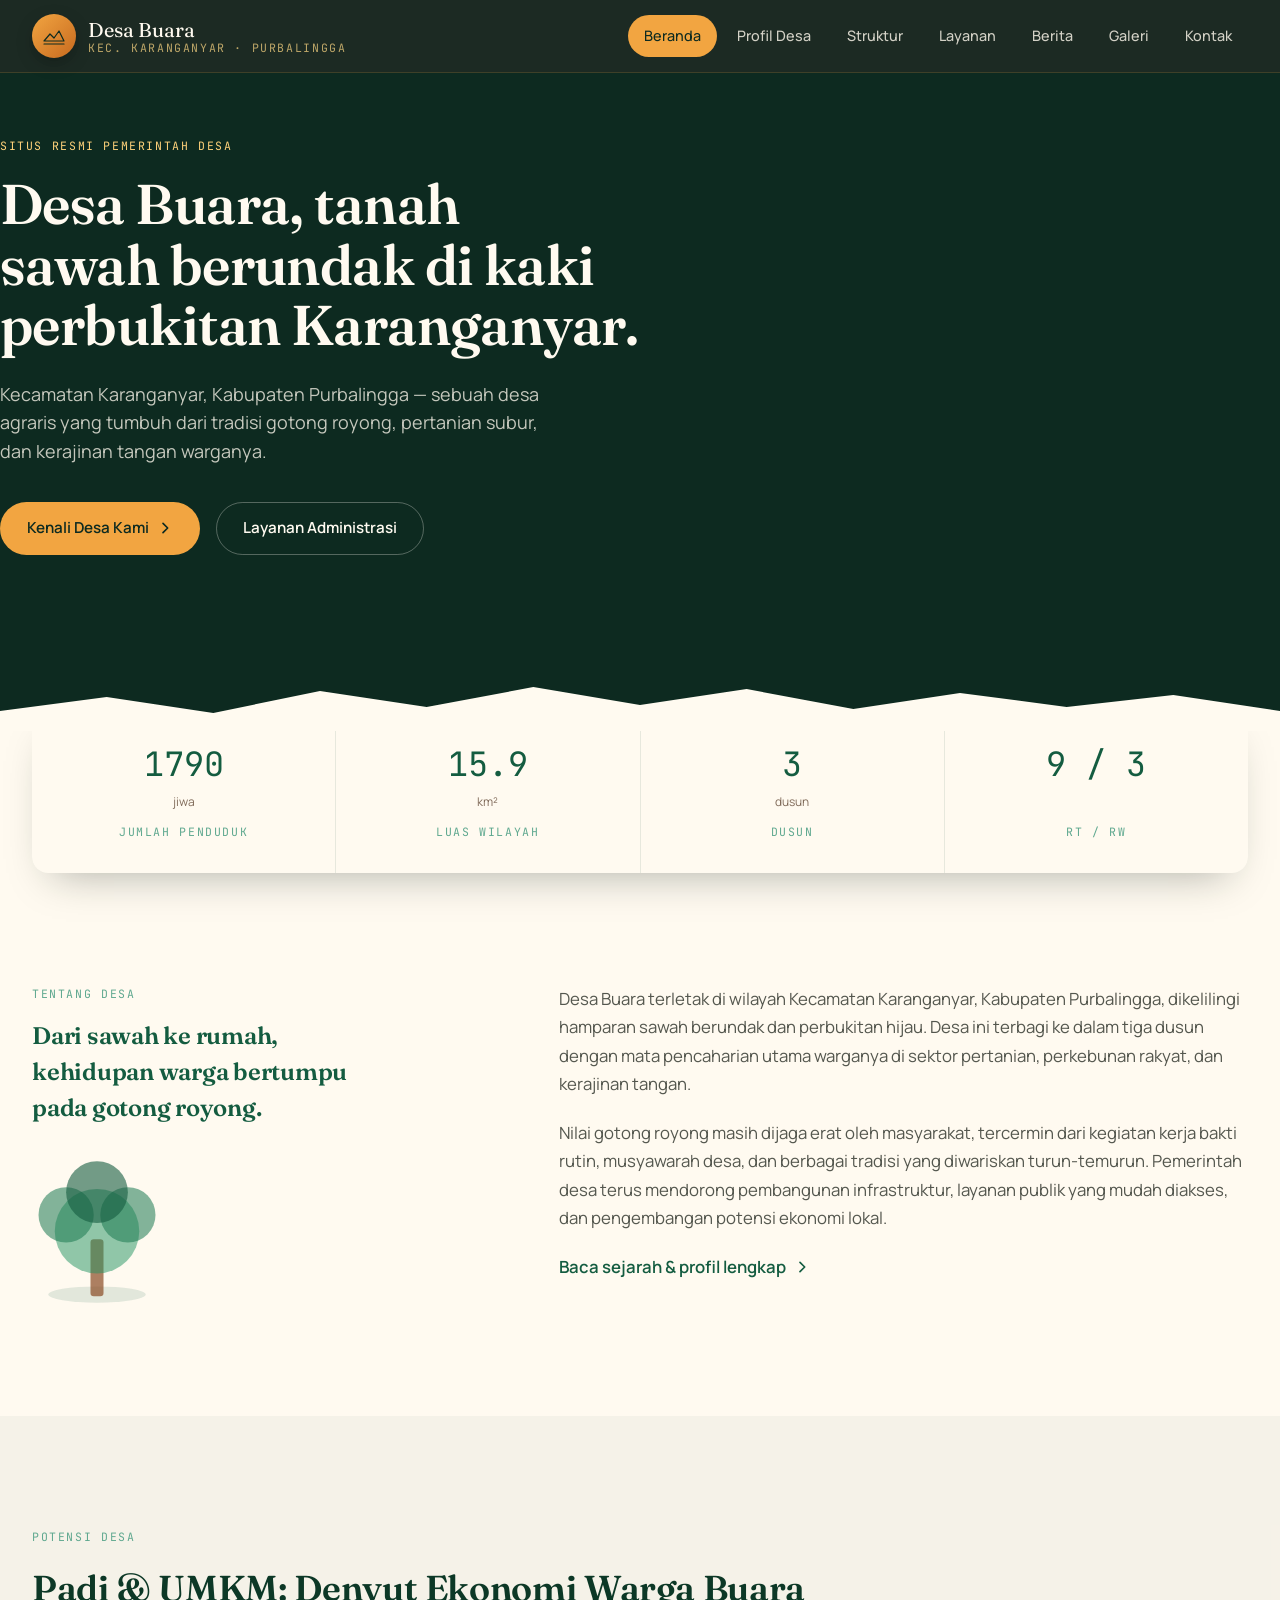
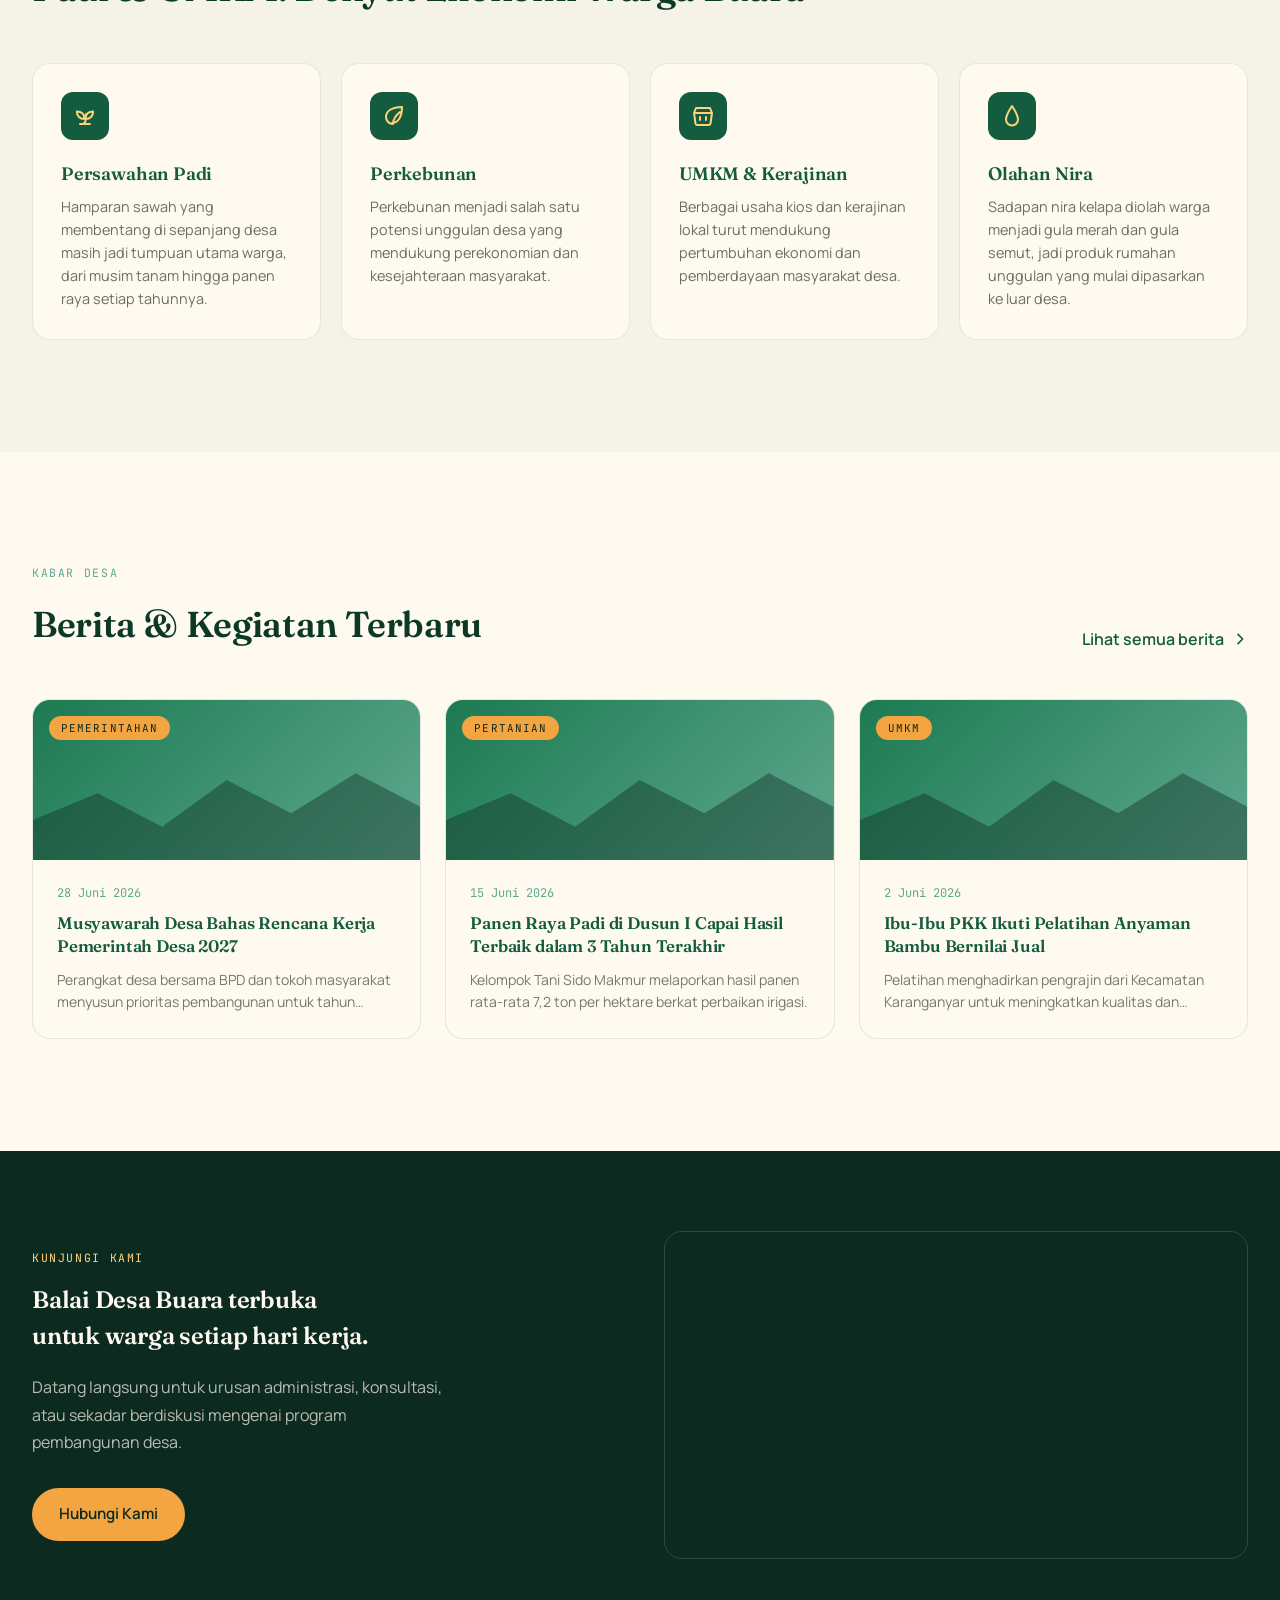
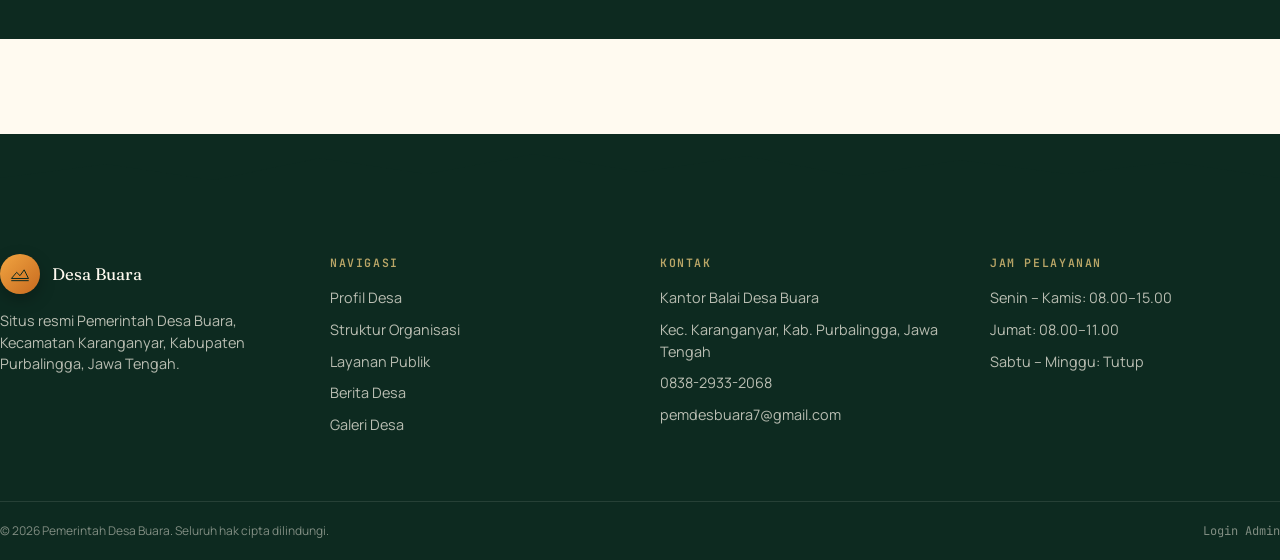
<file: index.html>
<!DOCTYPE html>
<html lang="id">
<head>
<meta charset="UTF-8">
<meta http-equiv="refresh" content="0; url=beranda/index.html">
    <meta name="google-site-verification" 
        content="qdBEDpwGiuytHpLtdIIIbfw_RUhD9U5cAXP_QHeAtH4" />
<title>Desa Buara</title>
<meta property="og:title" content="Profil Desa Buara">
<meta property="og:description" content="Website Resmi Profil Desa Buara">
<meta property="og:site_name" content="Profil Desa Buara">
<meta property="og:type" content="website">
<meta property="og:url" content="https://profil-buara.vercel.app">
<link rel="canonical" href="beranda/index.html">
</head>
<body>
    <p>Mengarahkan ke <a href="beranda/index.html">beranda/index.html</a>&hellip;</p>
    <script>window.location.replace("beranda/index.html");</script>
</body>
</html>
</file>
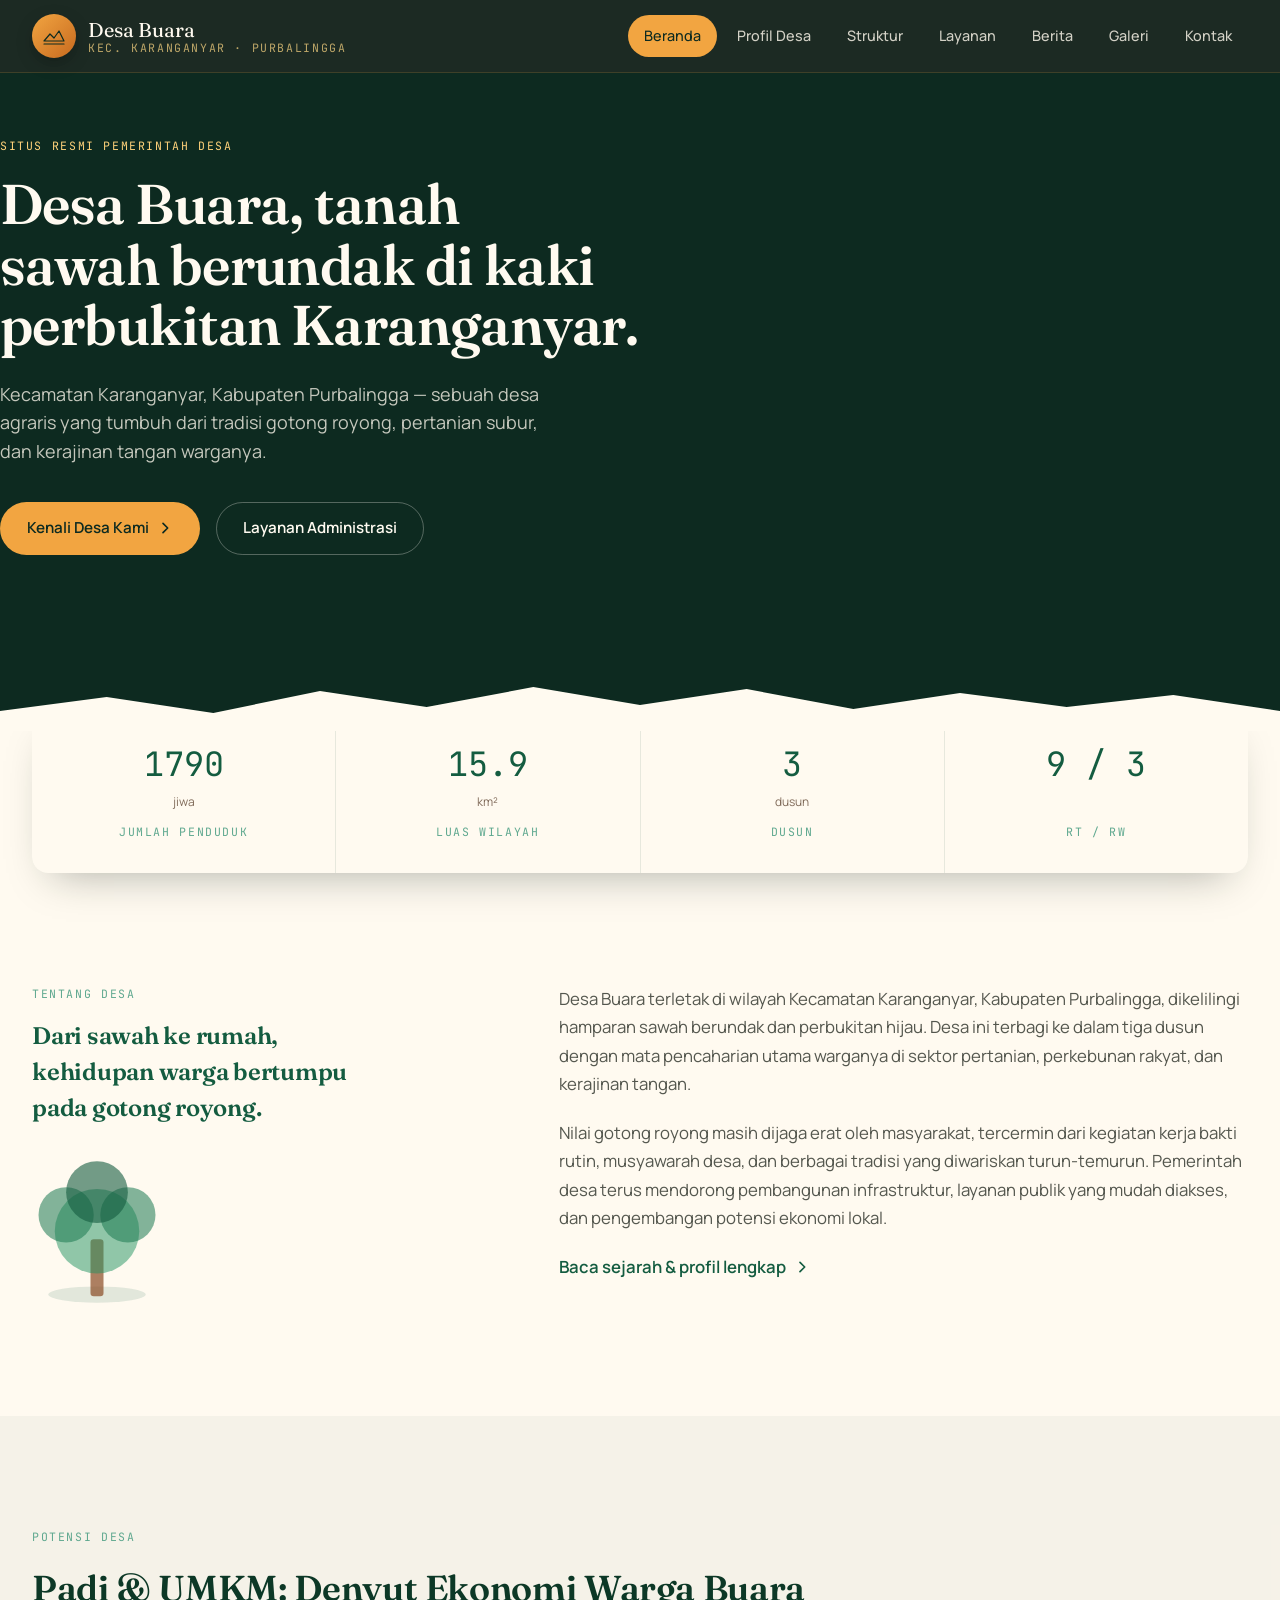
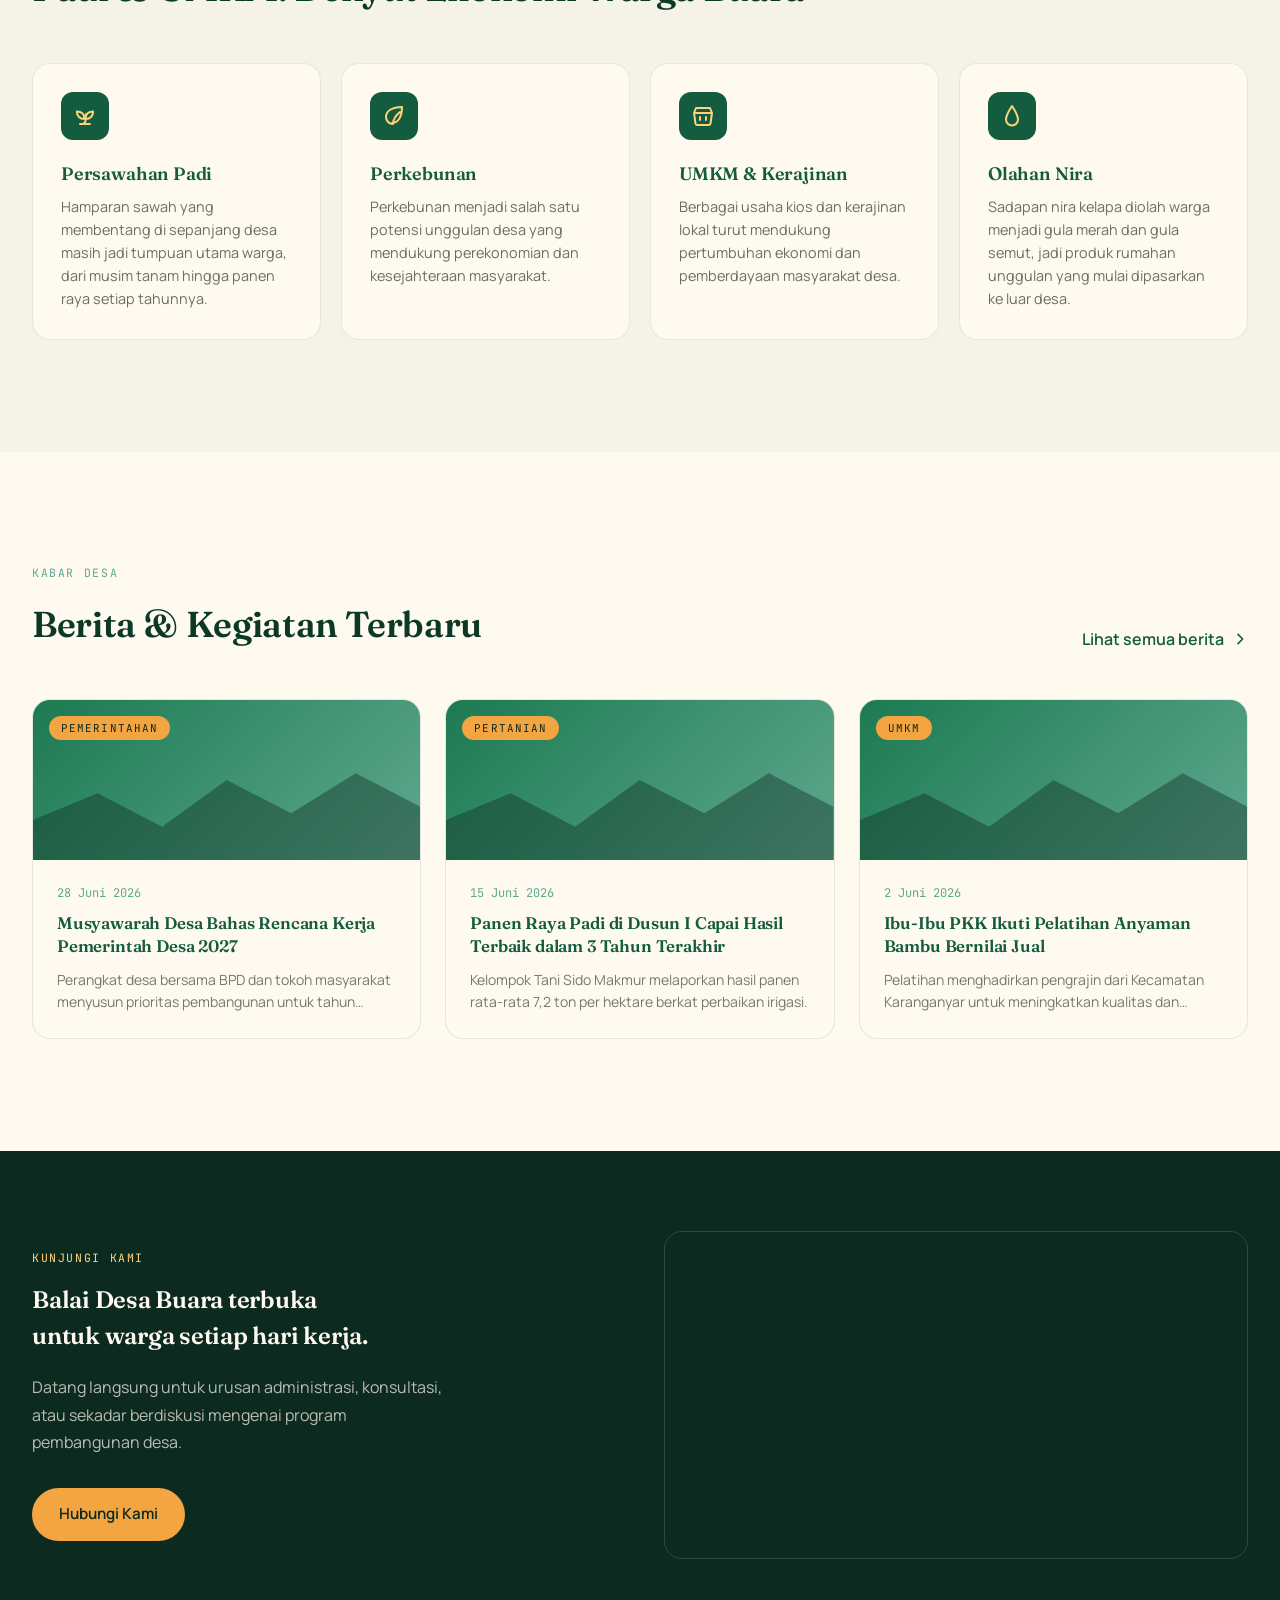
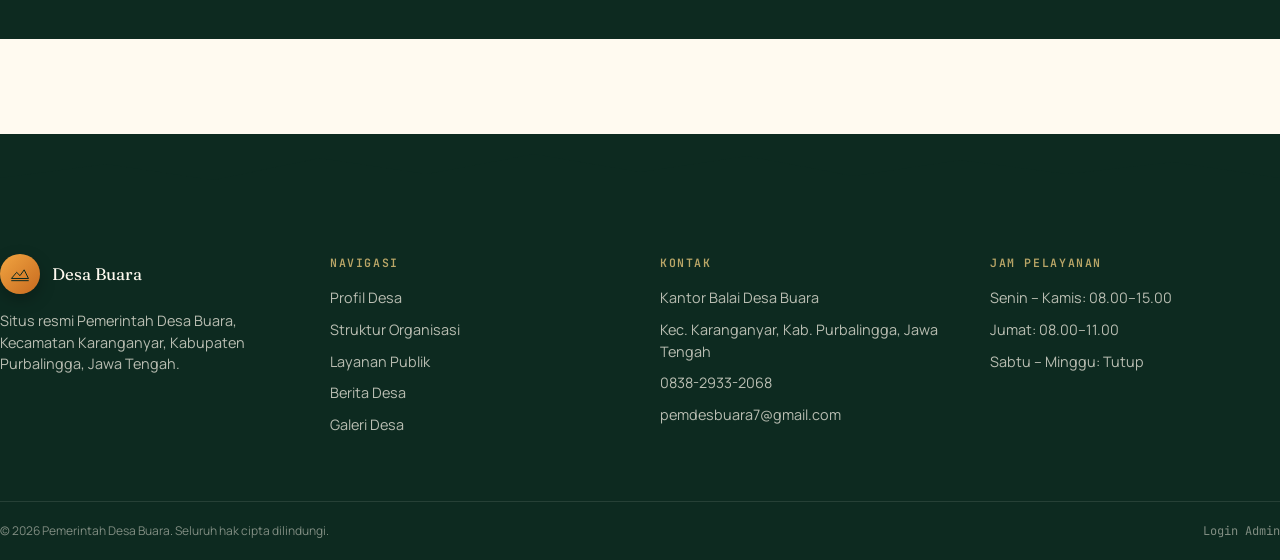
<file: beranda/index.html>
<!DOCTYPE html>
<html lang="id">
    
<head>
<meta charset="UTF-8">
<meta name="viewport" content="width=device-width, initial-scale=1.0">
<title>Desa Buara — Kecamatan Karanganyar, Purbalingga</title>
<meta property="og:title" content="Profil Desa Buara">
<meta property="og:description" content="Website Resmi Profil Desa Buara">
<meta property="og:site_name" content="Profil Desa Buara">
<meta property="og:type" content="website">
<meta property="og:url" content="https://profil-buara.vercel.app/">
<meta name="description" content="Situs resmi profil Desa Buara, Kecamatan Karanganyar, Kabupaten Purbalingga: profil, layanan publik, berita, dan potensi desa.">
<meta name="application-name" content="Profil Desa Buara">
<link rel="stylesheet" href="../assets/css/style.css">
<link rel="canonical" href="https://profil-buara.vercel.app/">
<script type="application/ld+json">
{
    "@context": "https://schema.org",
    "@type": "WebSite",
    "name": "Profil Desa Buara",
    "alternateName": "Desa Buara",
    "url": "https://profil-buara.vercel.app/"
}
</script>
</head>
<body data-page="home" class="is-entering">
<div class="page-loader" data-page-loader>
    <span class="page-loader-mark"><svg viewBox="0 0 48 48" fill="none" stroke="currentColor" stroke-width="2.6" stroke-linecap="round" stroke-linejoin="round"><path d="M4 34 L16 20 L24 28 L34 14 L44 34 Z"/><path d="M4 40 L44 40"/></svg></span>
    <span class="page-loader-bar"><span></span></span>
    <span class="page-loader-label">Memuat Desa Buara</span>
</div>
<a href="#konten" class="skip-link">Lompat ke konten</a>

<header class="navbar">
    <div class="wrap">
        <div class="nav-row">
            <a href="../beranda/index.html" class="brand">
                <span class="brand-badge">
                    <svg viewBox="0 0 48 48" fill="none" stroke="currentColor" stroke-width="2.4" stroke-linecap="round" stroke-linejoin="round"><path d="M4 34 L16 20 L24 28 L34 14 L44 34 Z"/><path d="M4 40 L44 40"/></svg>
                </span>
                <span class="brand-text">
                    <span class="name">Desa Buara</span>
                    <span class="eyebrow">Kec. Karanganyar · Purbalingga</span>
                </span>
            </a>
            <nav class="nav-links">
                <a href="../beranda/index.html" data-nav-link="home">Beranda</a>
                <a href="../profil/index.html" data-nav-link="profil">Profil Desa</a>
                <a href="../struktur/index.html" data-nav-link="struktur">Struktur</a>
                <a href="../layanan/index.html" data-nav-link="layanan">Layanan</a>
                <a href="../berita/index.html" data-nav-link="berita">Berita</a>
                <a href="../galeri/index.html" data-nav-link="galeri">Galeri</a>
                <a href="../kontak/index.html" data-nav-link="kontak">Kontak</a>
            </nav>
            <button class="nav-toggle" data-nav-toggle aria-label="Buka menu navigasi" aria-expanded="false">
                <svg class="icon-open" viewBox="0 0 24 24" fill="none" stroke="currentColor" stroke-width="2"><path stroke-linecap="round" stroke-linejoin="round" d="M4 6h16M4 12h16M4 18h16"/></svg>
                <svg class="icon-close" viewBox="0 0 24 24" fill="none" stroke="currentColor" stroke-width="2"><path stroke-linecap="round" stroke-linejoin="round" d="M6 18L18 6M6 6l12 12"/></svg>
            </button>
        </div>
        <nav class="nav-mobile" data-nav-mobile>
            <a href="../beranda/index.html" data-nav-link="home">Beranda</a>
            <a href="../profil/index.html" data-nav-link="profil">Profil Desa</a>
            <a href="../struktur/index.html" data-nav-link="struktur">Struktur</a>
            <a href="../layanan/index.html" data-nav-link="layanan">Layanan</a>
            <a href="../berita/index.html" data-nav-link="berita">Berita</a>
            <a href="../galeri/index.html" data-nav-link="galeri">Galeri</a>
            <a href="../kontak/index.html" data-nav-link="kontak">Kontak</a>
        </nav>
    </div>
</header>

<main id="konten">

    <section class="hero">
        <div class="hero-bg">
            <div class="hero-slide hero-slide-1">
                <svg viewBox="0 0 1200 800" preserveAspectRatio="xMidYMid slice">
                    <path class="layer-1" d="M0 620 L120 560 L260 610 L400 520 L560 590 L700 500 L860 570 L1000 480 L1200 560 L1200 800 L0 800 Z" fill="#145c40"/>
                    <path class="layer-2" d="M0 680 L150 630 L300 670 L450 600 L600 660 L780 590 L950 650 L1100 600 L1200 640 L1200 800 L0 800 Z" fill="#1c7a52"/>
                    <path class="layer-3" d="M0 740 L200 710 L380 745 L560 700 L740 740 L920 700 L1100 730 L1200 715 L1200 800 L0 800 Z" fill="#239463"/>
                </svg>
            </div>
            <div class="hero-slide hero-slide-2">
                <svg viewBox="0 0 1200 800" preserveAspectRatio="xMidYMid slice">
                    <rect x="0" y="600" width="1200" height="200" fill="#0d2a20"/>
                    <g fill="#145c40">
                        <rect x="128" y="470" width="16" height="140" rx="3"/>
                        <circle cx="136" cy="440" r="72"/>
                    </g>
                    <g fill="#1c7a52">
                        <rect x="318" y="510" width="13" height="110" rx="3"/>
                        <circle cx="324" cy="482" r="56"/>
                    </g>
                    <g fill="#239463">
                        <rect x="500" y="480" width="15" height="135" rx="3"/>
                        <circle cx="507" cy="450" r="68"/>
                    </g>
                    <g fill="#1c7a52">
                        <rect x="700" y="525" width="12" height="100" rx="3"/>
                        <circle cx="706" cy="500" r="50"/>
                    </g>
                    <g fill="#145c40">
                        <rect x="880" y="465" width="16" height="145" rx="3"/>
                        <circle cx="888" cy="435" r="74"/>
                    </g>
                    <g fill="#239463">
                        <rect x="1060" y="500" width="13" height="115" rx="3"/>
                        <circle cx="1066" cy="474" r="58"/>
                    </g>
                </svg>
            </div>
            <div class="hero-slide hero-slide-3">
                <svg viewBox="0 0 1200 800" preserveAspectRatio="xMidYMid slice">
                    <rect x="0" y="660" width="1200" height="140" fill="#0d2a20"/>
                    <g fill="#145c40">
                        <path d="M120 660 L120 560 L190 500 L260 560 L260 660 Z"/>
                        <rect x="140" y="590" width="30" height="70"/>
                    </g>
                    <g fill="#1c7a52">
                        <path d="M320 660 L320 580 L380 530 L440 580 L440 660 Z"/>
                        <rect x="338" y="605" width="26" height="55"/>
                    </g>
                    <g fill="#239463">
                        <path d="M560 660 L560 545 L640 480 L720 545 L720 660 Z"/>
                        <rect x="586" y="580" width="34" height="80"/>
                    </g>
                    <g fill="#1c7a52">
                        <path d="M820 660 L820 585 L878 535 L936 585 L936 660 Z"/>
                        <rect x="838" y="608" width="26" height="52"/>
                    </g>
                    <g fill="#145c40">
                        <path d="M1000 660 L1000 560 L1070 500 L1140 560 L1140 660 Z"/>
                        <rect x="1020" y="590" width="30" height="70"/>
                    </g>
                </svg>
            </div>
            <div class="hero-slide hero-slide-4">
                <svg viewBox="0 0 1200 800" preserveAspectRatio="xMidYMid slice">
                    <circle cx="980" cy="220" r="86" fill="#f2a541" opacity="0.5"/>
                    <g stroke="#fffaf0" stroke-width="6" stroke-linecap="round" fill="none" opacity="0.55">
                        <path d="M140 180 Q170 160 200 180 Q230 160 260 180"/>
                        <path d="M400 130 Q430 110 460 130 Q490 110 520 130"/>
                        <path d="M620 220 Q650 200 680 220 Q710 200 740 220"/>
                    </g>
                    <rect x="0" y="640" width="1200" height="160" fill="#0d2a20"/>
                    <g stroke="#1c7a52" stroke-width="5" fill="none" opacity="0.8">
                        <path d="M180 780 Q186 720 170 660"/>
                        <path d="M230 780 Q236 715 218 660"/>
                        <path d="M900 780 Q906 720 890 660"/>
                        <path d="M950 780 Q956 715 938 660"/>
                    </g>
                </svg>
            </div>
        </div>
        <div class="wrap hero-inner">
            <p class="eyebrow" data-intro="1" style="color: var(--gold-300)">Situs Resmi Pemerintah Desa</p>
            <h1 class="text-balance" data-intro="2">Desa Buara, tanah sawah berundak di kaki perbukitan Karanganyar.</h1>
            <p class="lead" data-intro="3">Kecamatan Karanganyar, Kabupaten Purbalingga — sebuah desa agraris yang tumbuh dari tradisi gotong royong, pertanian subur, dan kerajinan tangan warganya.</p>
            <div class="btn-row" data-intro="4">
                <a href="../profil/index.html" class="btn btn-gold">
                    Kenali Desa Kami
                    <svg viewBox="0 0 24 24" fill="none" stroke="currentColor" stroke-width="2.5"><path stroke-linecap="round" stroke-linejoin="round" d="M9 5l7 7-7 7"/></svg>
                </a>
                <a href="../layanan/index.html" class="btn btn-outline">Layanan Administrasi</a>
            </div>
        </div>
        <div class="terrace-divider">
            <svg viewBox="0 0 1200 64" preserveAspectRatio="none"><path d="M0 44 L100 30 L200 46 L300 24 L400 40 L500 20 L600 38 L700 22 L800 42 L900 26 L1000 40 L1100 28 L1200 44 L1200 64 L0 64 Z" fill="#fffaf0"/></svg>
        </div>
    </section>

    <section class="stats-band">
        <div class="wrap">
            <div class="stats-grid" data-stats-grid></div>
        </div>
    </section>

    <section class="section">
        <div class="wrap two-col">
            <div class="col-lead decor-host">
                <p class="eyebrow" style="color: var(--sage-500)">Tentang Desa</p>
                <h2 style="color: var(--forest-800); margin-top:16px;" class="text-balance">Dari sawah ke rumah, kehidupan warga bertumpu pada gotong royong.</h2>
                <svg class="decor-tree" viewBox="0 0 160 180" aria-hidden="true">
                    <ellipse cx="80" cy="168" rx="60" ry="10" fill="#145c40" opacity="0.12"/>
                    <rect x="72" y="100" width="16" height="70" rx="4" fill="#8a4a24" opacity="0.7"/>
                    <circle cx="80" cy="90" r="52" fill="#239463" opacity="0.5"/>
                    <circle cx="42" cy="70" r="34" fill="#1c7a52" opacity="0.55"/>
                    <circle cx="118" cy="70" r="34" fill="#1c7a52" opacity="0.55"/>
                    <circle cx="80" cy="42" r="38" fill="#145c40" opacity="0.6"/>
                </svg>
            </div>
            <div class="col-body" style="display:flex; flex-direction:column; gap:20px; color: rgba(27,32,24,.75); line-height:1.7; font-size:1.05rem;">
                <p>Desa Buara terletak di wilayah Kecamatan Karanganyar, Kabupaten Purbalingga, dikelilingi hamparan sawah berundak dan perbukitan hijau. Desa ini terbagi ke dalam tiga dusun dengan mata pencaharian utama warganya di sektor pertanian, perkebunan rakyat, dan kerajinan tangan.</p>
                <p>Nilai gotong royong masih dijaga erat oleh masyarakat, tercermin dari kegiatan kerja bakti rutin, musyawarah desa, dan berbagai tradisi yang diwariskan turun-temurun. Pemerintah desa terus mendorong pembangunan infrastruktur, layanan publik yang mudah diakses, dan pengembangan potensi ekonomi lokal.</p>
                <a href="../profil/index.html" class="link-more">
                    Baca sejarah &amp; profil lengkap
                    <svg viewBox="0 0 24 24" fill="none" stroke="currentColor" stroke-width="2.5"><path stroke-linecap="round" stroke-linejoin="round" d="M9 5l7 7-7 7"/></svg>
                </a>
            </div>
        </div>
    </section>

    <section class="section section-tint">
        <div class="wrap">
            <div class="section-head">
                <div><p class="eyebrow">Potensi Desa</p><h2>Padi &amp; UMKM: Denyut Ekonomi Warga Buara</h2></div>
            </div>
            <div class="grid-4">
                <div class="potensi-card">
                    <span class="potensi-icon"><svg viewBox="0 0 24 24" fill="none" stroke="currentColor" stroke-width="2"><path stroke-linecap="round" stroke-linejoin="round" d="M7 20h10M10 20c5.5-2.5.8-6.4 3-10M9.5 9.4c1.5 1.5 2 3.5 2 5.6-2.1 0-4.1-.5-5.6-2-1.5-1.5-2-3.5-2-5.6 2.1 0 4.1.5 5.6 2Zm5 0c-1.5 1.5-2 3.5-2 5.6 2.1 0 4.1-.5 5.6-2 1.5-1.5 2-3.5 2-5.6-2.1 0-4.1.5-5.6 2Z"/></svg></span>
                    <h3>Persawahan Padi</h3>
                    <p>Hamparan sawah yang membentang di sepanjang desa masih jadi tumpuan utama warga, dari musim tanam hingga panen raya setiap tahunnya.</p>
                </div>
                <div class="potensi-card">
                    <span class="potensi-icon"><svg viewBox="0 0 24 24" fill="none" stroke="currentColor" stroke-width="2"><path stroke-linecap="round" stroke-linejoin="round" d="M11 20A7 7 0 0 1 4 13C4 7 10 3 20 3c0 10-4 16-10 16Zm0 0c0-4 2-8 7-12"/></svg></span>
                    <h3>Perkebunan</h3>
                    <p>Perkebunan menjadi salah satu potensi unggulan desa yang mendukung perekonomian dan kesejahteraan masyarakat.</p>
                </div>
                <div class="potensi-card">
                    <span class="potensi-icon"><svg viewBox="0 0 24 24" fill="none" stroke="currentColor" stroke-width="2"><path stroke-linecap="round" stroke-linejoin="round" d="m3 9 2-5h14l2 5M3 9h18M3 9l1.5 10.5A2 2 0 0 0 6.5 21h11a2 2 0 0 0 2-1.5L21 9M9 13v3m6-3v3"/></svg></span>
                    <h3>UMKM & Kerajinan</h3>
                    <p>Berbagai usaha kios dan kerajinan lokal turut mendukung pertumbuhan ekonomi dan pemberdayaan masyarakat desa.</p>
                </div>
                <div class="potensi-card">
                    <span class="potensi-icon"><svg viewBox="0 0 24 24" fill="none" stroke="currentColor" stroke-width="2"><path stroke-linecap="round" stroke-linejoin="round" d="M12 2C12 2 6 11 6 15.5A6 6 0 0 0 18 15.5C18 11 12 2 12 2Z"/></svg></span>
                    <h3>Olahan Nira</h3>
                    <p>Sadapan nira kelapa diolah warga menjadi gula merah dan gula semut, jadi produk rumahan unggulan yang mulai dipasarkan ke luar desa.</p>
                </div>
            </div>
        </div>
    </section>

    <section class="section">
        <div class="wrap">
            <div class="section-head">
                <div><p class="eyebrow">Kabar Desa</p><h2>Berita &amp; Kegiatan Terbaru</h2></div>
                <a href="../berita/index.html" class="link-more">
                    Lihat semua berita
                    <svg viewBox="0 0 24 24" fill="none" stroke="currentColor" stroke-width="2.5"><path stroke-linecap="round" stroke-linejoin="round" d="M9 5l7 7-7 7"/></svg>
                </a>
            </div>
            <div class="grid-3" data-berita-home></div>
        </div>
    </section>

    <section class="section-dark">
        <div class="wrap cta-grid cta-pad">
            <div>
                <p class="eyebrow" style="color: var(--gold-300)">Kunjungi Kami</p>
                <h2 class="text-balance" style="margin-top:16px;">Balai Desa Buara terbuka untuk warga setiap hari kerja.</h2>
                <p style="margin-top:20px; max-width:420px; color: rgba(243,239,227,.75); line-height:1.7;">Datang langsung untuk urusan administrasi, konsultasi, atau sekadar berdiskusi mengenai program pembangunan desa.</p>
                <a href="../kontak/index.html" class="btn btn-gold" style="margin-top:32px;">Hubungi Kami</a>
            </div>
            <div class="map-frame">
                <iframe title="Peta Lokasi Desa Buara" src="https://www.google.com/maps?q=Buara,+Karanganyar,+Purbalingga&output=embed" loading="lazy" referrerpolicy="no-referrer-when-downgrade"></iframe>
            </div>
        </div>
    </section>

</main>

<footer class="footer">
    <div class="terrace-divider" style="margin-top:-1px;">
        <svg viewBox="0 0 1200 64" preserveAspectRatio="none"><path d="M0 44 L100 30 L200 46 L300 24 L400 40 L500 20 L600 38 L700 22 L800 42 L900 26 L1000 40 L1100 28 L1200 44 L1200 64 L0 64 Z" fill="#0d2a20"/></svg>
    </div>
    <div class="wrap footer-grid">
        <div>
            <div class="footer-brand">
                <span class="brand-badge"><svg viewBox="0 0 48 48" fill="none" stroke="currentColor" stroke-width="2.4" stroke-linecap="round" stroke-linejoin="round"><path d="M4 34 L16 20 L24 28 L34 14 L44 34 Z"/><path d="M4 40 L44 40"/></svg></span>
                <span class="name">Desa Buara</span>
            </div>
            <p>Situs resmi Pemerintah Desa Buara, Kecamatan Karanganyar, Kabupaten Purbalingga, Jawa Tengah.</p>
        </div>
        <div>
            <h4 class="eyebrow">Navigasi</h4>
            <ul>
                <li><a href="../profil/index.html">Profil Desa</a></li>
                <li><a href="../struktur/index.html">Struktur Organisasi</a></li>
                <li><a href="../layanan/index.html">Layanan Publik</a></li>
                <li><a href="../berita/index.html">Berita Desa</a></li>
                <li><a href="../galeri/index.html">Galeri Desa</a></li>
            </ul>
        </div>
        <div>
            <h4 class="eyebrow">Kontak</h4>
            <ul>
                <li>Kantor Balai Desa Buara</li>
                <li>Kec. Karanganyar, Kab. Purbalingga, Jawa Tengah</li>
                <li>0838-2933-2068</li>
                <li>pemdesbuara7@gmail.com</li>
            </ul>
        </div>
        <div>
            <h4 class="eyebrow">Jam Pelayanan</h4>
            <ul>
                <li>Senin – Kamis: 08.00–15.00</li>
                <li>Jumat: 08.00–11.00</li>
                <li>Sabtu – Minggu: Tutup</li>
            </ul>
        </div>
    </div>
    <div class="wrap footer-bottom">
        <p>&copy; 2026 Pemerintah Desa Buara. Seluruh hak cipta dilindungi.</p>
        <a href="../admin/login.html" class="mono" style="color: rgba(243,239,227,.5);">Login Admin</a>
    </div>
</footer>

<script src="../assets/js/default-data.js"></script>
<script src="../assets/js/store.js"></script>
<script src="../assets/js/main.js"></script>
<script src="../assets/js/experience.js"></script>
</body>
</html>
</file>
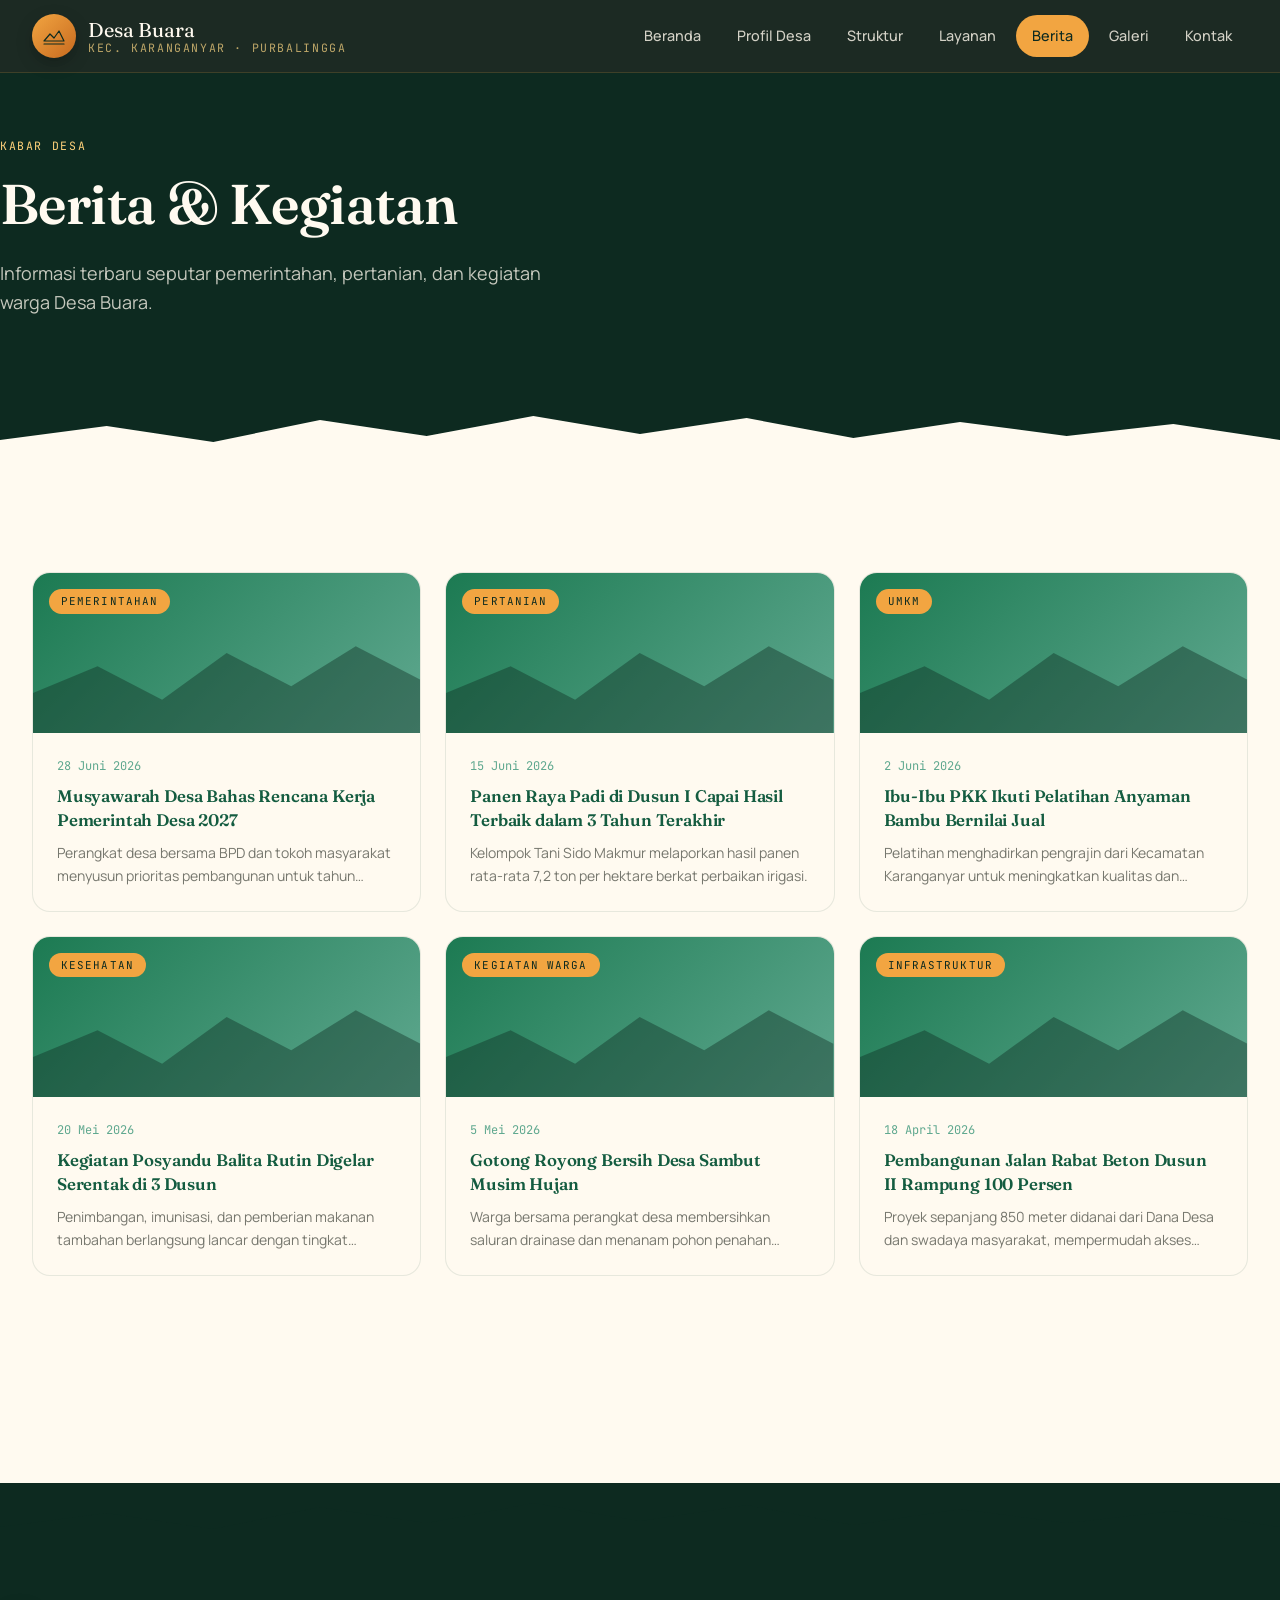
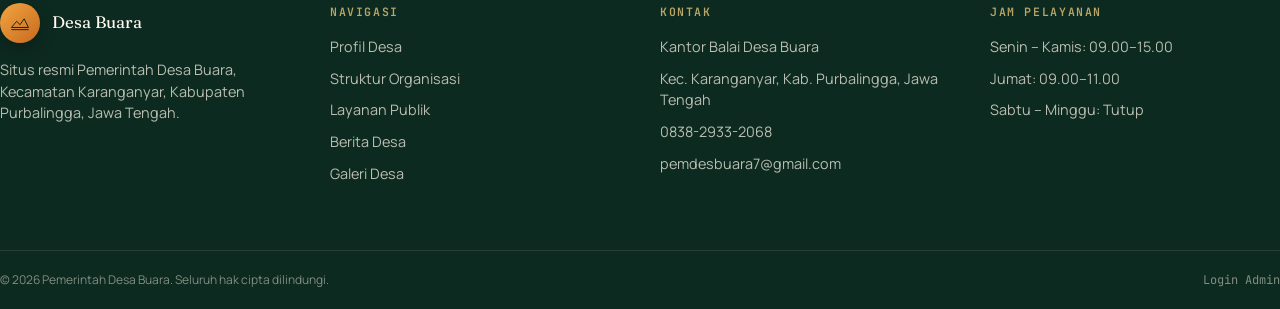
<file: berita/index.html>
<!DOCTYPE html>
<html lang="id">
<head>
<meta charset="UTF-8">
<meta name="viewport" content="width=device-width, initial-scale=1.0">
<title>Berita Desa — Desa Buara</title>
<meta name="description" content="Informasi terbaru seputar pemerintahan, pertanian, dan kegiatan warga Desa Buara.">
<link rel="stylesheet" href="../assets/css/style.css">
</head>
<body data-page="berita" class="is-entering">
<div class="page-loader" data-page-loader>
    <span class="page-loader-mark"><svg viewBox="0 0 48 48" fill="none" stroke="currentColor" stroke-width="2.6" stroke-linecap="round" stroke-linejoin="round"><path d="M4 34 L16 20 L24 28 L34 14 L44 34 Z"/><path d="M4 40 L44 40"/></svg></span>
    <span class="page-loader-bar"><span></span></span>
    <span class="page-loader-label">Memuat Desa Buara</span>
</div>
<a href="#konten" class="skip-link">Lompat ke konten</a>

<header class="navbar">
    <div class="wrap">
        <div class="nav-row">
            <a href="../beranda/index.html" class="brand">
                <span class="brand-badge">
                    <svg viewBox="0 0 48 48" fill="none" stroke="currentColor" stroke-width="2.4" stroke-linecap="round" stroke-linejoin="round"><path d="M4 34 L16 20 L24 28 L34 14 L44 34 Z"/><path d="M4 40 L44 40"/></svg>
                </span>
                <span class="brand-text">
                    <span class="name">Desa Buara</span>
                    <span class="eyebrow">Kec. Karanganyar · Purbalingga</span>
                </span>
            </a>
            <nav class="nav-links">
                <a href="../beranda/index.html" data-nav-link="home">Beranda</a>
                <a href="../profil/index.html" data-nav-link="profil">Profil Desa</a>
                <a href="../struktur/index.html" data-nav-link="struktur">Struktur</a>
                <a href="../layanan/index.html" data-nav-link="layanan">Layanan</a>
                <a href="../berita/index.html" data-nav-link="berita">Berita</a>
                <a href="../galeri/index.html" data-nav-link="galeri">Galeri</a>
                <a href="../kontak/index.html" data-nav-link="kontak">Kontak</a>
            </nav>
            <button class="nav-toggle" data-nav-toggle aria-label="Buka menu navigasi" aria-expanded="false">
                <svg class="icon-open" viewBox="0 0 24 24" fill="none" stroke="currentColor" stroke-width="2"><path stroke-linecap="round" stroke-linejoin="round" d="M4 6h16M4 12h16M4 18h16"/></svg>
                <svg class="icon-close" viewBox="0 0 24 24" fill="none" stroke="currentColor" stroke-width="2"><path stroke-linecap="round" stroke-linejoin="round" d="M6 18L18 6M6 6l12 12"/></svg>
            </button>
        </div>
        <nav class="nav-mobile" data-nav-mobile>
            <a href="../beranda/index.html" data-nav-link="home">Beranda</a>
            <a href="../profil/index.html" data-nav-link="profil">Profil Desa</a>
            <a href="../struktur/index.html" data-nav-link="struktur">Struktur</a>
            <a href="../layanan/index.html" data-nav-link="layanan">Layanan</a>
            <a href="../berita/index.html" data-nav-link="berita">Berita</a>
            <a href="../galeri/index.html" data-nav-link="galeri">Galeri</a>
            <a href="../kontak/index.html" data-nav-link="kontak">Kontak</a>
        </nav>
    </div>
</header>

<main id="konten">

    <section class="hero">
        <div class="wrap hero-inner is-page">
            <p class="eyebrow" data-intro="1" style="color: var(--gold-300)">Kabar Desa</p>
            <h1 class="text-balance" data-intro="2" style="max-width:640px;">Berita &amp; Kegiatan</h1>
            <p class="lead" data-intro="3">Informasi terbaru seputar pemerintahan, pertanian, dan kegiatan warga Desa Buara.</p>
        </div>
        <div class="terrace-divider">
            <svg viewBox="0 0 1200 64" preserveAspectRatio="none"><path d="M0 44 L100 30 L200 46 L300 24 L400 40 L500 20 L600 38 L700 22 L800 42 L900 26 L1000 40 L1100 28 L1200 44 L1200 64 L0 64 Z" fill="#fffaf0"/></svg>
        </div>
    </section>

    <section class="section">
        <div class="wrap">
            <div class="grid-3" data-berita-list></div>
        </div>
    </section>

</main>

<footer class="footer">
    <div class="terrace-divider" style="margin-top:-1px;">
        <svg viewBox="0 0 1200 64" preserveAspectRatio="none"><path d="M0 44 L100 30 L200 46 L300 24 L400 40 L500 20 L600 38 L700 22 L800 42 L900 26 L1000 40 L1100 28 L1200 44 L1200 64 L0 64 Z" fill="#0d2a20"/></svg>
    </div>
    <div class="wrap footer-grid">
        <div>
            <div class="footer-brand">
                <span class="brand-badge"><svg viewBox="0 0 48 48" fill="none" stroke="currentColor" stroke-width="2.4" stroke-linecap="round" stroke-linejoin="round"><path d="M4 34 L16 20 L24 28 L34 14 L44 34 Z"/><path d="M4 40 L44 40"/></svg></span>
                <span class="name">Desa Buara</span>
            </div>
            <p>Situs resmi Pemerintah Desa Buara, Kecamatan Karanganyar, Kabupaten Purbalingga, Jawa Tengah.</p>
        </div>
        <div>
            <h4 class="eyebrow">Navigasi</h4>
            <ul>
                <li><a href="../profil/index.html">Profil Desa</a></li>
                <li><a href="../struktur/index.html">Struktur Organisasi</a></li>
                <li><a href="../layanan/index.html">Layanan Publik</a></li>
                <li><a href="../berita/index.html">Berita Desa</a></li>
                <li><a href="../galeri/index.html">Galeri Desa</a></li>
            </ul>
        </div>
        <div>
            <h4 class="eyebrow">Kontak</h4>
            <ul>
                <li>Kantor Balai Desa Buara</li>
                <li>Kec. Karanganyar, Kab. Purbalingga, Jawa Tengah</li>
                <li>0838-2933-2068</li>
                <li>pemdesbuara7@gmail.com</li>
            </ul>
        </div>
        <div>
            <h4 class="eyebrow">Jam Pelayanan</h4>
            <ul>
                <li>Senin – Kamis: 09.00–15.00</li>
                <li>Jumat: 09.00–11.00</li>
                <li>Sabtu – Minggu: Tutup</li>
            </ul>
        </div>
    </div>
    <div class="wrap footer-bottom">
        <p>&copy; 2026 Pemerintah Desa Buara. Seluruh hak cipta dilindungi.</p>
        <a href="../admin/login.html" class="mono" style="color: rgba(243,239,227,.5);">Login Admin</a>
    </div>
</footer>

<script src="../assets/js/default-data.js"></script>
<script src="../assets/js/store.js"></script>
<script src="../assets/js/main.js"></script>
<script src="../assets/js/experience.js"></script>
</body>
</html>
</file>
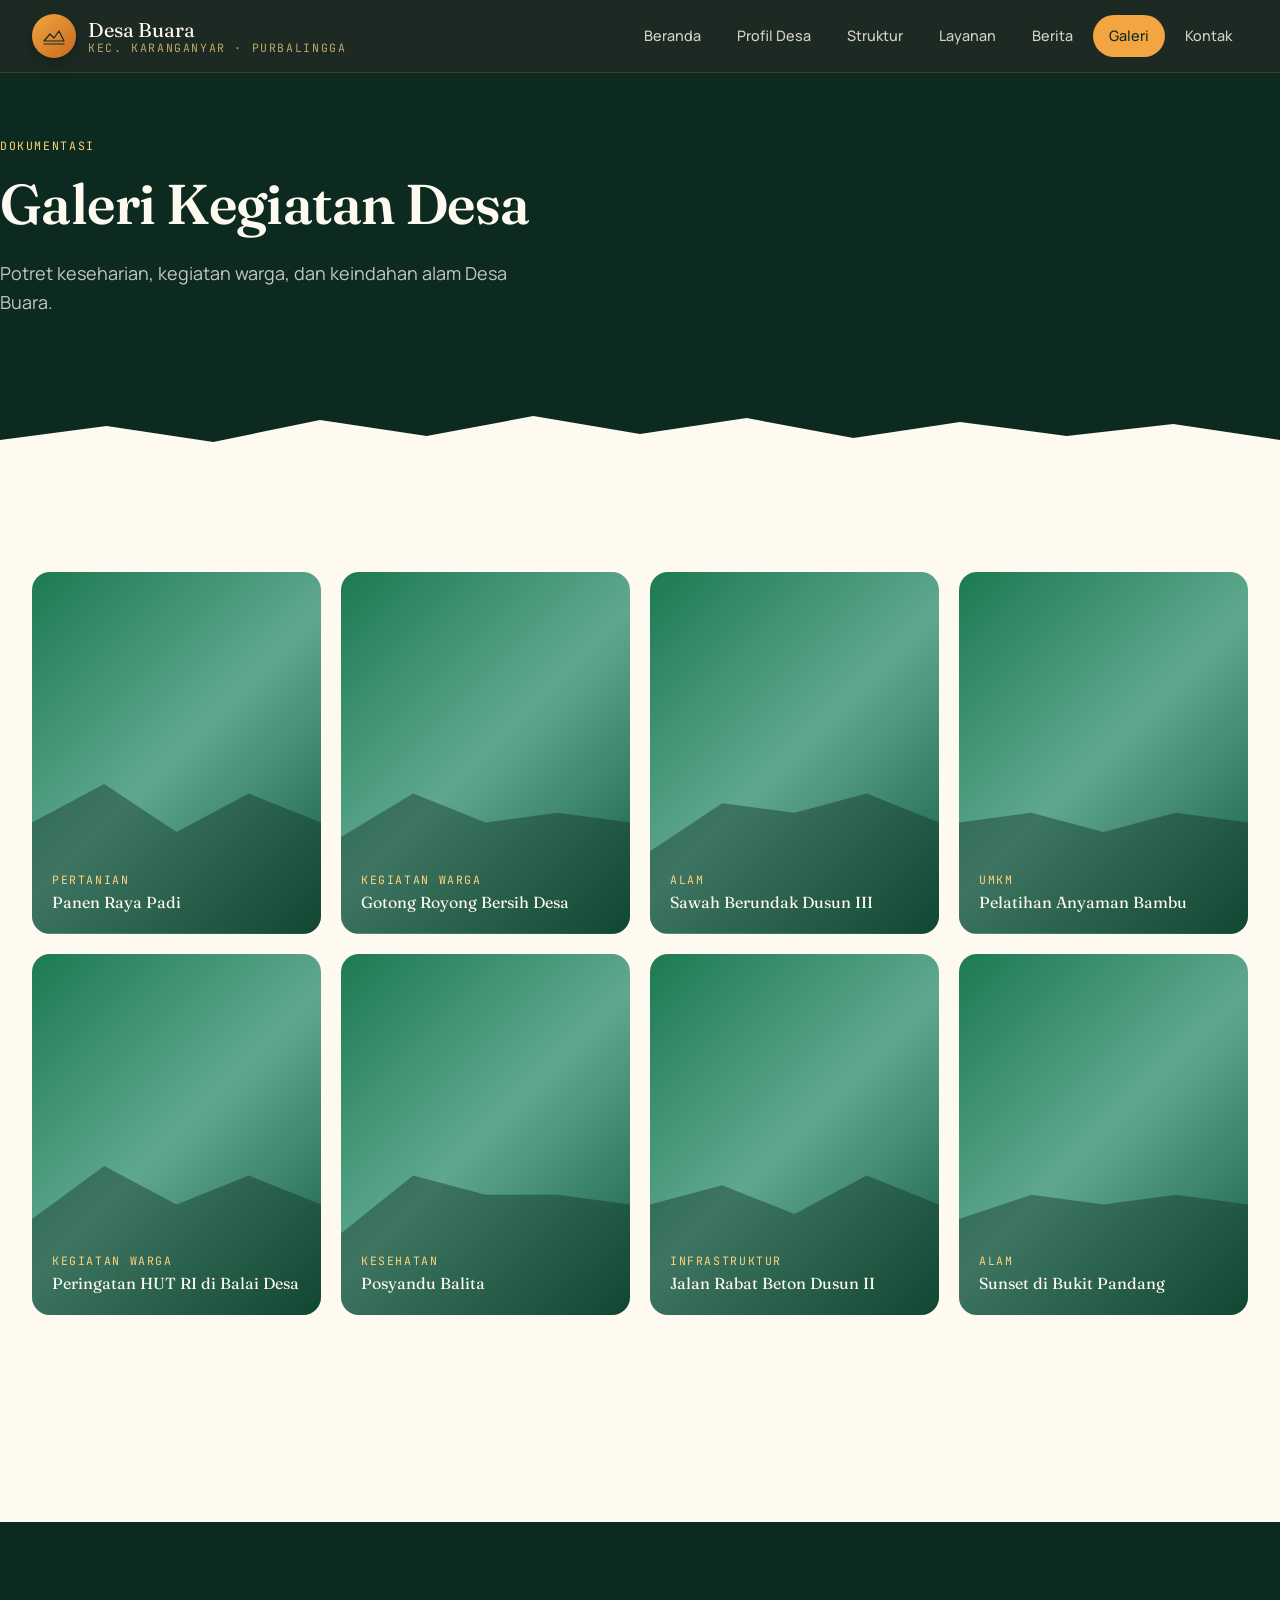
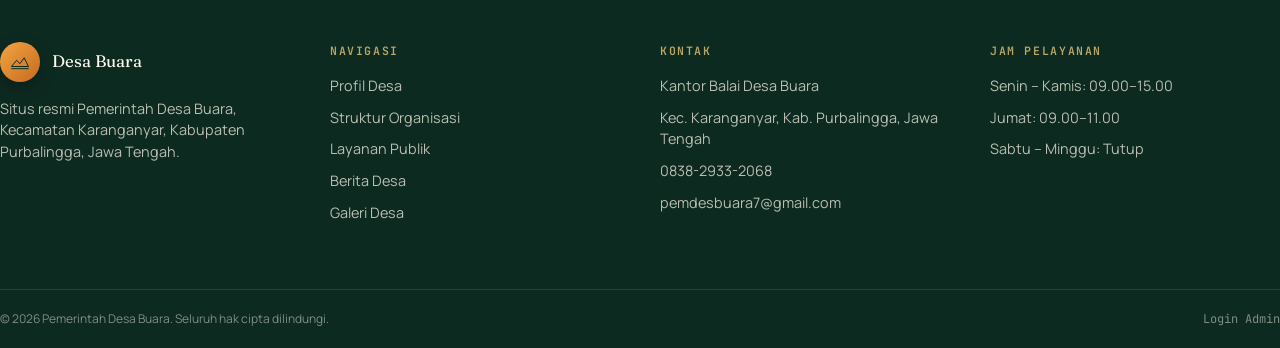
<file: galeri/index.html>
<!DOCTYPE html>
<html lang="id">
<head>
<meta charset="UTF-8">
<meta name="viewport" content="width=device-width, initial-scale=1.0">
<title>Galeri — Desa Buara</title>
<meta name="description" content="Dokumentasi kegiatan warga dan keindahan alam Desa Buara.">
<link rel="stylesheet" href="../assets/css/style.css">
</head>
<body data-page="galeri" class="is-entering">
<div class="page-loader" data-page-loader>
    <span class="page-loader-mark"><svg viewBox="0 0 48 48" fill="none" stroke="currentColor" stroke-width="2.6" stroke-linecap="round" stroke-linejoin="round"><path d="M4 34 L16 20 L24 28 L34 14 L44 34 Z"/><path d="M4 40 L44 40"/></svg></span>
    <span class="page-loader-bar"><span></span></span>
    <span class="page-loader-label">Memuat Desa Buara</span>
</div>
<a href="#konten" class="skip-link">Lompat ke konten</a>

<header class="navbar">
    <div class="wrap">
        <div class="nav-row">
            <a href="../beranda/index.html" class="brand">
                <span class="brand-badge">
                    <svg viewBox="0 0 48 48" fill="none" stroke="currentColor" stroke-width="2.4" stroke-linecap="round" stroke-linejoin="round"><path d="M4 34 L16 20 L24 28 L34 14 L44 34 Z"/><path d="M4 40 L44 40"/></svg>
                </span>
                <span class="brand-text">
                    <span class="name">Desa Buara</span>
                    <span class="eyebrow">Kec. Karanganyar · Purbalingga</span>
                </span>
            </a>
            <nav class="nav-links">
                <a href="../beranda/index.html" data-nav-link="home">Beranda</a>
                <a href="../profil/index.html" data-nav-link="profil">Profil Desa</a>
                <a href="../struktur/index.html" data-nav-link="struktur">Struktur</a>
                <a href="../layanan/index.html" data-nav-link="layanan">Layanan</a>
                <a href="../berita/index.html" data-nav-link="berita">Berita</a>
                <a href="../galeri/index.html" data-nav-link="galeri">Galeri</a>
                <a href="../kontak/index.html" data-nav-link="kontak">Kontak</a>
            </nav>
            <button class="nav-toggle" data-nav-toggle aria-label="Buka menu navigasi" aria-expanded="false">
                <svg class="icon-open" viewBox="0 0 24 24" fill="none" stroke="currentColor" stroke-width="2"><path stroke-linecap="round" stroke-linejoin="round" d="M4 6h16M4 12h16M4 18h16"/></svg>
                <svg class="icon-close" viewBox="0 0 24 24" fill="none" stroke="currentColor" stroke-width="2"><path stroke-linecap="round" stroke-linejoin="round" d="M6 18L18 6M6 6l12 12"/></svg>
            </button>
        </div>
        <nav class="nav-mobile" data-nav-mobile>
            <a href="../beranda/index.html" data-nav-link="home">Beranda</a>
            <a href="../profil/index.html" data-nav-link="profil">Profil Desa</a>
            <a href="../struktur/index.html" data-nav-link="struktur">Struktur</a>
            <a href="../layanan/index.html" data-nav-link="layanan">Layanan</a>
            <a href="../berita/index.html" data-nav-link="berita">Berita</a>
            <a href="../galeri/index.html" data-nav-link="galeri">Galeri</a>
            <a href="../kontak/index.html" data-nav-link="kontak">Kontak</a>
        </nav>
    </div>
</header>

<main id="konten">

    <section class="hero">
        <div class="wrap hero-inner is-page">
            <p class="eyebrow" data-intro="1" style="color: var(--gold-300)">Dokumentasi</p>
            <h1 class="text-balance" data-intro="2" style="max-width:640px;">Galeri Kegiatan Desa</h1>
            <p class="lead" data-intro="3">Potret keseharian, kegiatan warga, dan keindahan alam Desa Buara.</p>
        </div>
        <div class="terrace-divider">
            <svg viewBox="0 0 1200 64" preserveAspectRatio="none"><path d="M0 44 L100 30 L200 46 L300 24 L400 40 L500 20 L600 38 L700 22 L800 42 L900 26 L1000 40 L1100 28 L1200 44 L1200 64 L0 64 Z" fill="#fffaf0"/></svg>
        </div>
    </section>

    <section class="section">
        <div class="wrap">
            <div class="gal-grid" data-galeri-grid></div>
        </div>
    </section>

</main>

<div class="lightbox" data-lightbox>
    <div class="lightbox-card">
        <div class="lightbox-media"></div>
        <div class="lightbox-info">
            <div>
                <p class="eyebrow" data-lightbox-category>Kategori</p>
                <p class="title" data-lightbox-title>Judul foto</p>
            </div>
            <button class="lightbox-close" data-lightbox-close aria-label="Tutup">
                <svg viewBox="0 0 24 24" fill="none" stroke="currentColor" stroke-width="2"><path stroke-linecap="round" stroke-linejoin="round" d="M6 18L18 6M6 6l12 12"/></svg>
            </button>
        </div>
    </div>
</div>

<footer class="footer">
    <div class="terrace-divider" style="margin-top:-1px;">
        <svg viewBox="0 0 1200 64" preserveAspectRatio="none"><path d="M0 44 L100 30 L200 46 L300 24 L400 40 L500 20 L600 38 L700 22 L800 42 L900 26 L1000 40 L1100 28 L1200 44 L1200 64 L0 64 Z" fill="#0d2a20"/></svg>
    </div>
    <div class="wrap footer-grid">
        <div>
            <div class="footer-brand">
                <span class="brand-badge"><svg viewBox="0 0 48 48" fill="none" stroke="currentColor" stroke-width="2.4" stroke-linecap="round" stroke-linejoin="round"><path d="M4 34 L16 20 L24 28 L34 14 L44 34 Z"/><path d="M4 40 L44 40"/></svg></span>
                <span class="name">Desa Buara</span>
            </div>
            <p>Situs resmi Pemerintah Desa Buara, Kecamatan Karanganyar, Kabupaten Purbalingga, Jawa Tengah.</p>
        </div>
        <div>
            <h4 class="eyebrow">Navigasi</h4>
            <ul>
                <li><a href="../profil/index.html">Profil Desa</a></li>
                <li><a href="../struktur/index.html">Struktur Organisasi</a></li>
                <li><a href="../layanan/index.html">Layanan Publik</a></li>
                <li><a href="../berita/index.html">Berita Desa</a></li>
                <li><a href="../galeri/index.html">Galeri Desa</a></li>
            </ul>
        </div>
        <div>
            <h4 class="eyebrow">Kontak</h4>
            <ul>
                <li>Kantor Balai Desa Buara</li>
                <li>Kec. Karanganyar, Kab. Purbalingga, Jawa Tengah</li>
                <li>0838-2933-2068</li>
                <li>pemdesbuara7@gmail.com</li>
            </ul>
        </div>
        <div>
            <h4 class="eyebrow">Jam Pelayanan</h4>
            <ul>
                <li>Senin – Kamis: 09.00–15.00</li>
                <li>Jumat: 09.00–11.00</li>
                <li>Sabtu – Minggu: Tutup</li>
            </ul>
        </div>
    </div>
    <div class="wrap footer-bottom">
        <p>&copy; 2026 Pemerintah Desa Buara. Seluruh hak cipta dilindungi.</p>
        <a href="../admin/login.html" class="mono" style="color: rgba(243,239,227,.5);">Login Admin</a>
    </div>
</footer>

<script src="../assets/js/default-data.js"></script>
<script src="../assets/js/store.js"></script>
<script src="../assets/js/main.js"></script>
<script src="../assets/js/experience.js"></script>
</body>
</html>
</file>
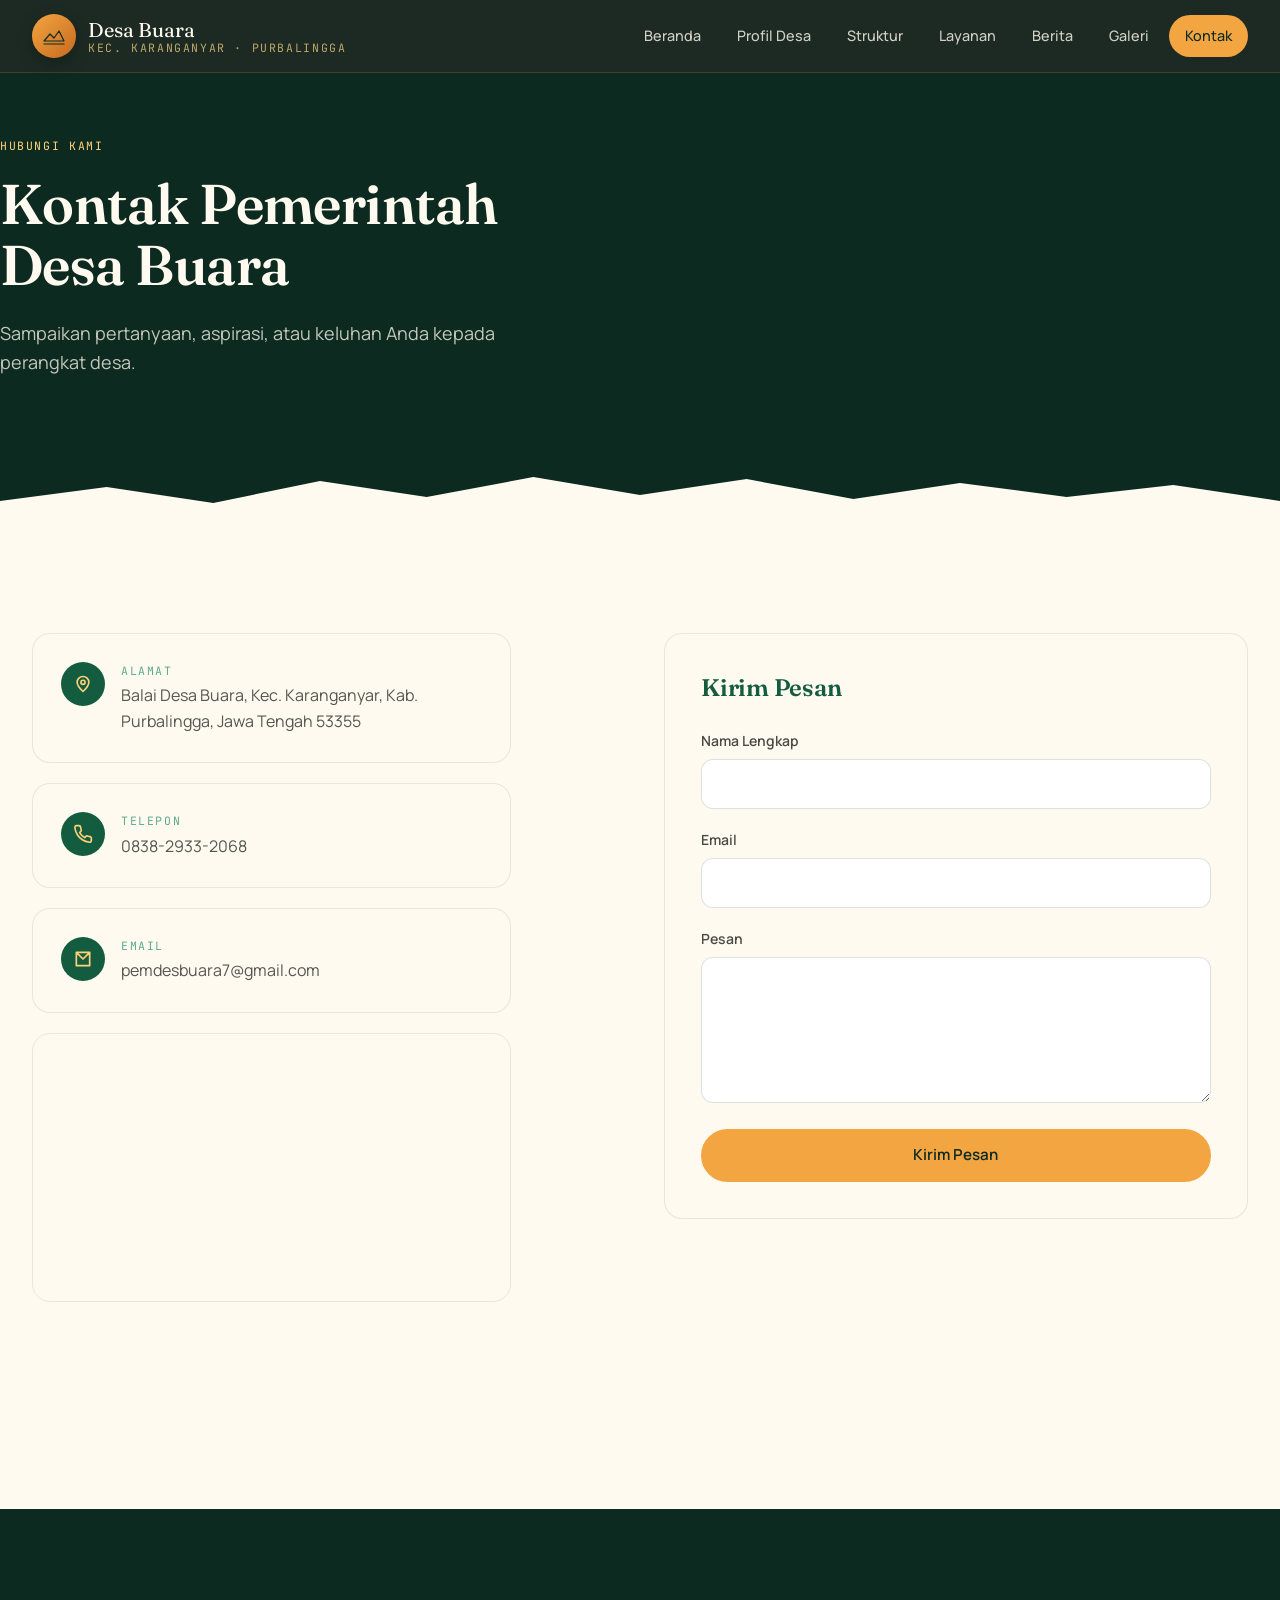
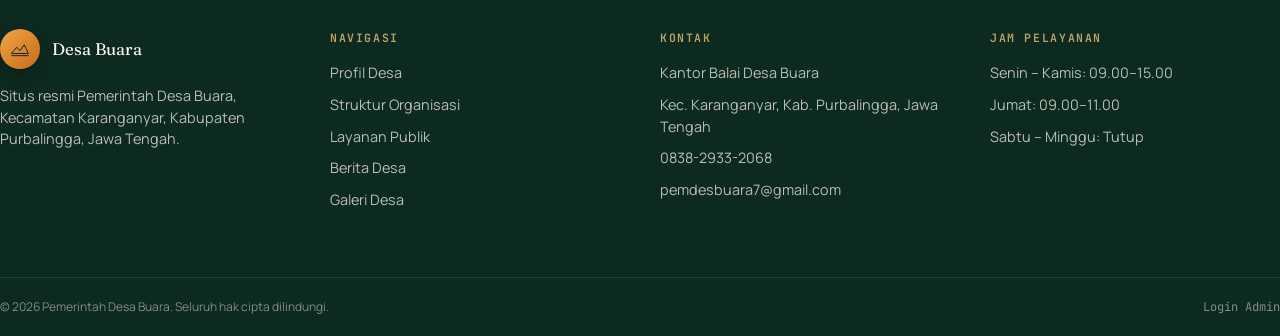
<file: kontak/index.html>
<!DOCTYPE html>
<html lang="id">
<head>
<meta charset="UTF-8">
<meta name="viewport" content="width=device-width, initial-scale=1.0">
<title>Kontak — Desa Buara</title>
<meta name="description" content="Hubungi Pemerintah Desa Buara, Kecamatan Karanganyar, Kabupaten Purbalingga.">
<link rel="stylesheet" href="../assets/css/style.css">
</head>
<body data-page="kontak" class="is-entering">
<div class="page-loader" data-page-loader>
    <span class="page-loader-mark"><svg viewBox="0 0 48 48" fill="none" stroke="currentColor" stroke-width="2.6" stroke-linecap="round" stroke-linejoin="round"><path d="M4 34 L16 20 L24 28 L34 14 L44 34 Z"/><path d="M4 40 L44 40"/></svg></span>
    <span class="page-loader-bar"><span></span></span>
    <span class="page-loader-label">Memuat Desa Buara</span>
</div>
<a href="#konten" class="skip-link">Lompat ke konten</a>

<header class="navbar">
    <div class="wrap">
        <div class="nav-row">
            <a href="../beranda/index.html" class="brand">
                <span class="brand-badge">
                    <svg viewBox="0 0 48 48" fill="none" stroke="currentColor" stroke-width="2.4" stroke-linecap="round" stroke-linejoin="round"><path d="M4 34 L16 20 L24 28 L34 14 L44 34 Z"/><path d="M4 40 L44 40"/></svg>
                </span>
                <span class="brand-text">
                    <span class="name">Desa Buara</span>
                    <span class="eyebrow">Kec. Karanganyar · Purbalingga</span>
                </span>
            </a>
            <nav class="nav-links">
                <a href="../beranda/index.html" data-nav-link="home">Beranda</a>
                <a href="../profil/index.html" data-nav-link="profil">Profil Desa</a>
                <a href="../struktur/index.html" data-nav-link="struktur">Struktur</a>
                <a href="../layanan/index.html" data-nav-link="layanan">Layanan</a>
                <a href="../berita/index.html" data-nav-link="berita">Berita</a>
                <a href="../galeri/index.html" data-nav-link="galeri">Galeri</a>
                <a href="../kontak/index.html" data-nav-link="kontak">Kontak</a>
            </nav>
            <button class="nav-toggle" data-nav-toggle aria-label="Buka menu navigasi" aria-expanded="false">
                <svg class="icon-open" viewBox="0 0 24 24" fill="none" stroke="currentColor" stroke-width="2"><path stroke-linecap="round" stroke-linejoin="round" d="M4 6h16M4 12h16M4 18h16"/></svg>
                <svg class="icon-close" viewBox="0 0 24 24" fill="none" stroke="currentColor" stroke-width="2"><path stroke-linecap="round" stroke-linejoin="round" d="M6 18L18 6M6 6l12 12"/></svg>
            </button>
        </div>
        <nav class="nav-mobile" data-nav-mobile>
            <a href="../beranda/index.html" data-nav-link="home">Beranda</a>
            <a href="../profil/index.html" data-nav-link="profil">Profil Desa</a>
            <a href="../struktur/index.html" data-nav-link="struktur">Struktur</a>
            <a href="../layanan/index.html" data-nav-link="layanan">Layanan</a>
            <a href="../berita/index.html" data-nav-link="berita">Berita</a>
            <a href="../galeri/index.html" data-nav-link="galeri">Galeri</a>
            <a href="../kontak/index.html" data-nav-link="kontak">Kontak</a>
        </nav>
    </div>
</header>

<main id="konten">

    <section class="hero">
        <div class="wrap hero-inner is-page">
            <p class="eyebrow" data-intro="1" style="color: var(--gold-300)">Hubungi Kami</p>
            <h1 class="text-balance" data-intro="2" style="max-width:640px;">Kontak Pemerintah Desa Buara</h1>
            <p class="lead" data-intro="3">Sampaikan pertanyaan, aspirasi, atau keluhan Anda kepada perangkat desa.</p>
        </div>
        <div class="terrace-divider">
            <svg viewBox="0 0 1200 64" preserveAspectRatio="none"><path d="M0 44 L100 30 L200 46 L300 24 L400 40 L500 20 L600 38 L700 22 L800 42 L900 26 L1000 40 L1100 28 L1200 44 L1200 64 L0 64 Z" fill="#fffaf0"/></svg>
        </div>
    </section>

    <section class="section">
        <div class="wrap two-col cols-5-6">
            <div class="col-lead">
                <div class="contact-info-card">
                    <span class="contact-icon"><svg viewBox="0 0 24 24" fill="none" stroke="currentColor" stroke-width="2"><path stroke-linecap="round" stroke-linejoin="round" d="M12 21c-4.5-4-7-7.5-7-11a7 7 0 1 1 14 0c0 3.5-2.5 7-7 11Z"/><circle cx="12" cy="10" r="2.5"/></svg></span>
                    <div><p class="eyebrow">Alamat</p><p class="value">Balai Desa Buara, Kec. Karanganyar, Kab. Purbalingga, Jawa Tengah 53355</p></div>
                </div>
                <div class="contact-info-card">
                    <span class="contact-icon"><svg viewBox="0 0 24 24" fill="none" stroke="currentColor" stroke-width="2"><path stroke-linecap="round" stroke-linejoin="round" d="M22 16.9v3a2 2 0 0 1-2.2 2 19.8 19.8 0 0 1-8.6-3 19.5 19.5 0 0 1-6-6 19.8 19.8 0 0 1-3-8.7A2 2 0 0 1 4.1 2h3a2 2 0 0 1 2 1.7c.1 1 .4 2 .7 3a2 2 0 0 1-.4 2.1L8 10.3a16 16 0 0 0 6 6l1.5-1.5a2 2 0 0 1 2-.4c1 .3 2 .6 3 .7a2 2 0 0 1 1.5 2Z"/></svg></span>
                    <div><p class="eyebrow">Telepon</p><p class="value">0838-2933-2068</p></div>
                </div>
                <div class="contact-info-card">
                    <span class="contact-icon"><svg viewBox="0 0 24 24" fill="none" stroke="currentColor" stroke-width="2"><path stroke-linecap="round" stroke-linejoin="round" d="M4 4h16v16H4V4Zm0 0 8 8 8-8"/></svg></span>
                    <div><p class="eyebrow">Email</p><p class="value">pemdesbuara7@gmail.com</p></div>
                </div>
                <div class="map-frame light">
                    <iframe title="Peta Lokasi Desa Buara" src="https://www.google.com/maps?q=Buara,+Karanganyar,+Purbalingga&output=embed" loading="lazy" referrerpolicy="no-referrer-when-downgrade"></iframe>
                </div>
            </div>

            <div class="col-body">
                <div class="form-card">
                    <h2>Kirim Pesan</h2>
                    <div class="form-status" data-form-status></div>
                    <form data-contact-form novalidate>
                        <div class="field" data-field>
                            <label for="nama">Nama Lengkap</label>
                            <input type="text" id="nama" name="nama">
                            <p class="field-error" data-field-error></p>
                        </div>
                        <div class="field" data-field>
                            <label for="email">Email</label>
                            <input type="email" id="email" name="email">
                            <p class="field-error" data-field-error></p>
                        </div>
                        <div class="field" data-field>
                            <label for="pesan">Pesan</label>
                            <textarea id="pesan" name="pesan" rows="5"></textarea>
                            <p class="field-error" data-field-error></p>
                        </div>
                        <button type="submit" class="btn btn-gold" style="width:100%; justify-content:center;">Kirim Pesan</button>
                    </form>
                </div>
            </div>
        </div>
    </section>

</main>

<footer class="footer">
    <div class="terrace-divider" style="margin-top:-1px;">
        <svg viewBox="0 0 1200 64" preserveAspectRatio="none"><path d="M0 44 L100 30 L200 46 L300 24 L400 40 L500 20 L600 38 L700 22 L800 42 L900 26 L1000 40 L1100 28 L1200 44 L1200 64 L0 64 Z" fill="#0d2a20"/></svg>
    </div>
    <div class="wrap footer-grid">
        <div>
            <div class="footer-brand">
                <span class="brand-badge"><svg viewBox="0 0 48 48" fill="none" stroke="currentColor" stroke-width="2.4" stroke-linecap="round" stroke-linejoin="round"><path d="M4 34 L16 20 L24 28 L34 14 L44 34 Z"/><path d="M4 40 L44 40"/></svg></span>
                <span class="name">Desa Buara</span>
            </div>
            <p>Situs resmi Pemerintah Desa Buara, Kecamatan Karanganyar, Kabupaten Purbalingga, Jawa Tengah.</p>
        </div>
        <div>
            <h4 class="eyebrow">Navigasi</h4>
            <ul>
                <li><a href="../profil/index.html">Profil Desa</a></li>
                <li><a href="../struktur/index.html">Struktur Organisasi</a></li>
                <li><a href="../layanan/index.html">Layanan Publik</a></li>
                <li><a href="../berita/index.html">Berita Desa</a></li>
                <li><a href="../galeri/index.html">Galeri Desa</a></li>
            </ul>
        </div>
        <div>
            <h4 class="eyebrow">Kontak</h4>
            <ul>
                <li>Kantor Balai Desa Buara</li>
                <li>Kec. Karanganyar, Kab. Purbalingga, Jawa Tengah</li>
                <li>0838-2933-2068</li>
                <li>pemdesbuara7@gmail.com</li>
            </ul>
        </div>
        <div>
            <h4 class="eyebrow">Jam Pelayanan</h4>
            <ul>
                <li>Senin – Kamis: 09.00–15.00</li>
                <li>Jumat: 09.00–11.00</li>
                <li>Sabtu – Minggu: Tutup</li>
            </ul>
        </div>
    </div>
    <div class="wrap footer-bottom">
        <p>&copy; 2026 Pemerintah Desa Buara. Seluruh hak cipta dilindungi.</p>
        <a href="../admin/login.html" class="mono" style="color: rgba(243,239,227,.5);">Login Admin</a>
    </div>
</footer>

<script src="../assets/js/default-data.js"></script>
<script src="../assets/js/store.js"></script>
<script src="../assets/js/main.js"></script>
<script src="../assets/js/experience.js"></script>
</body>
</html>
</file>
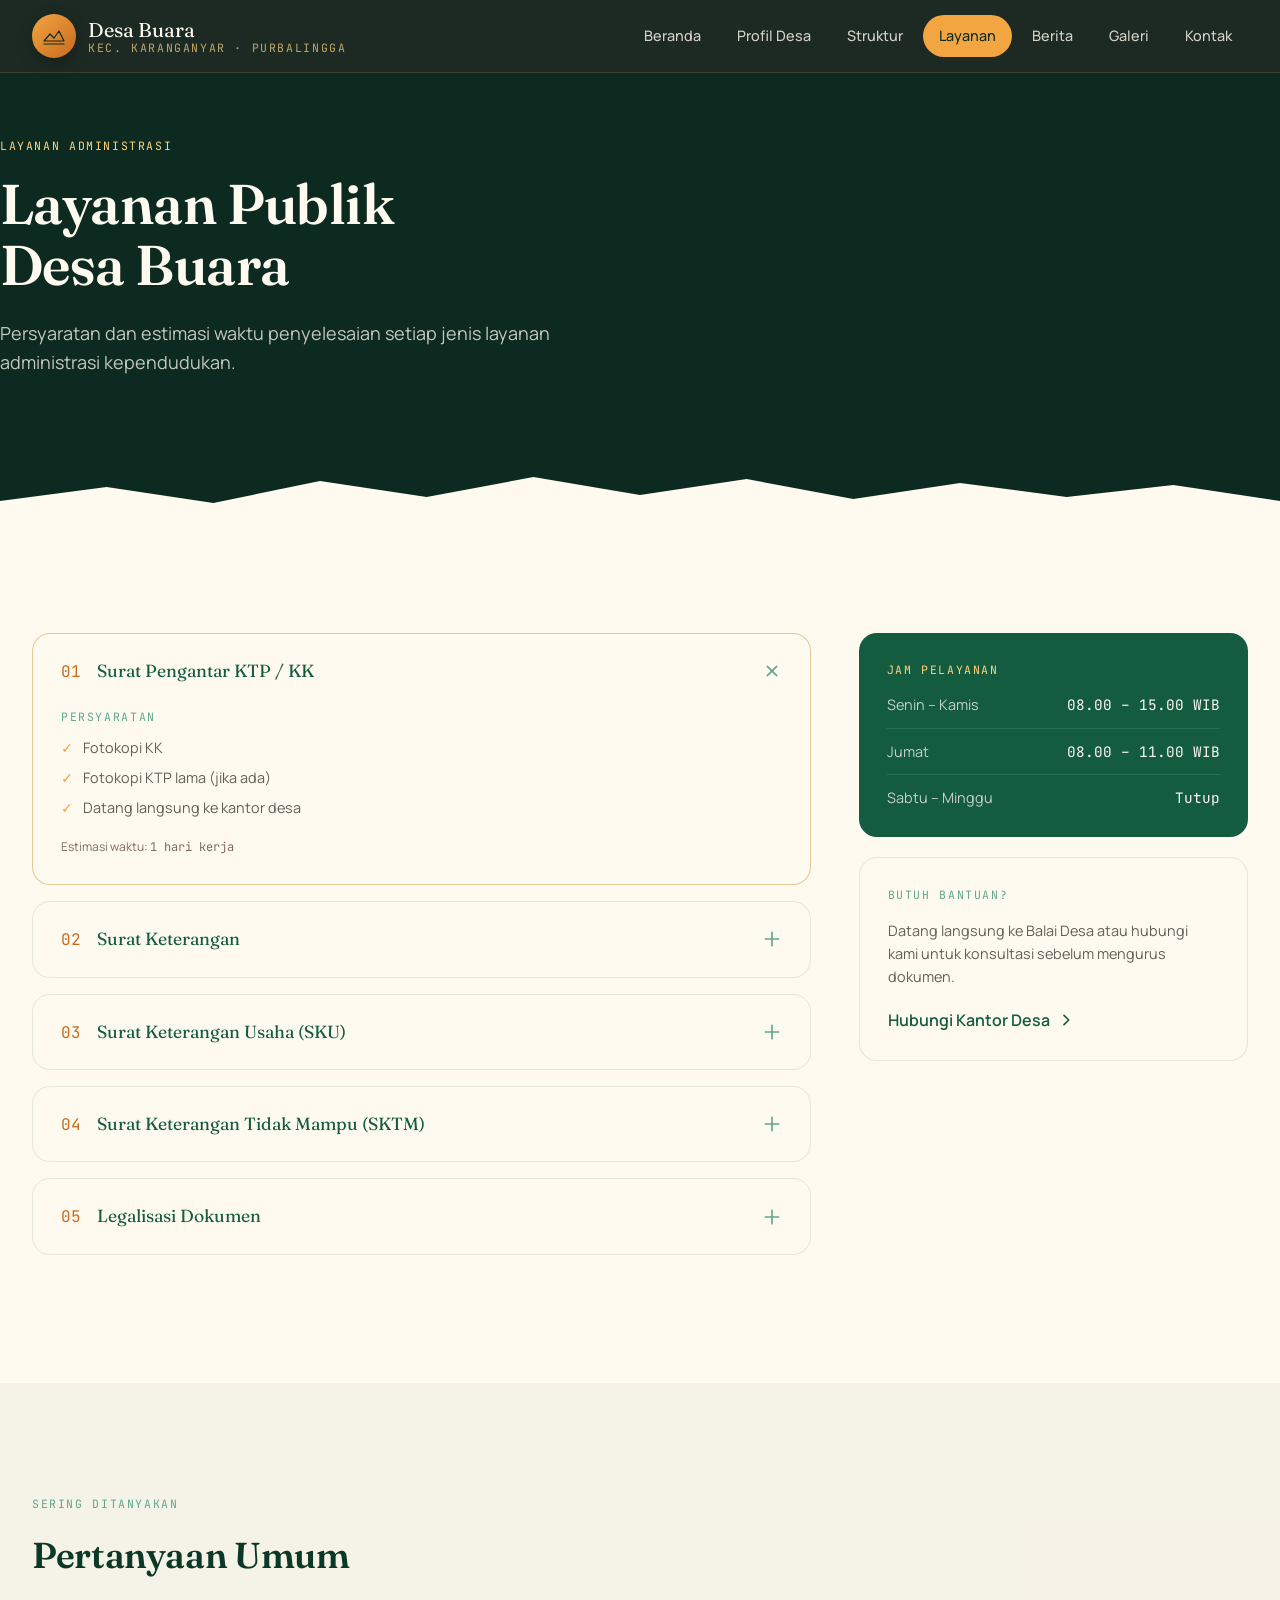
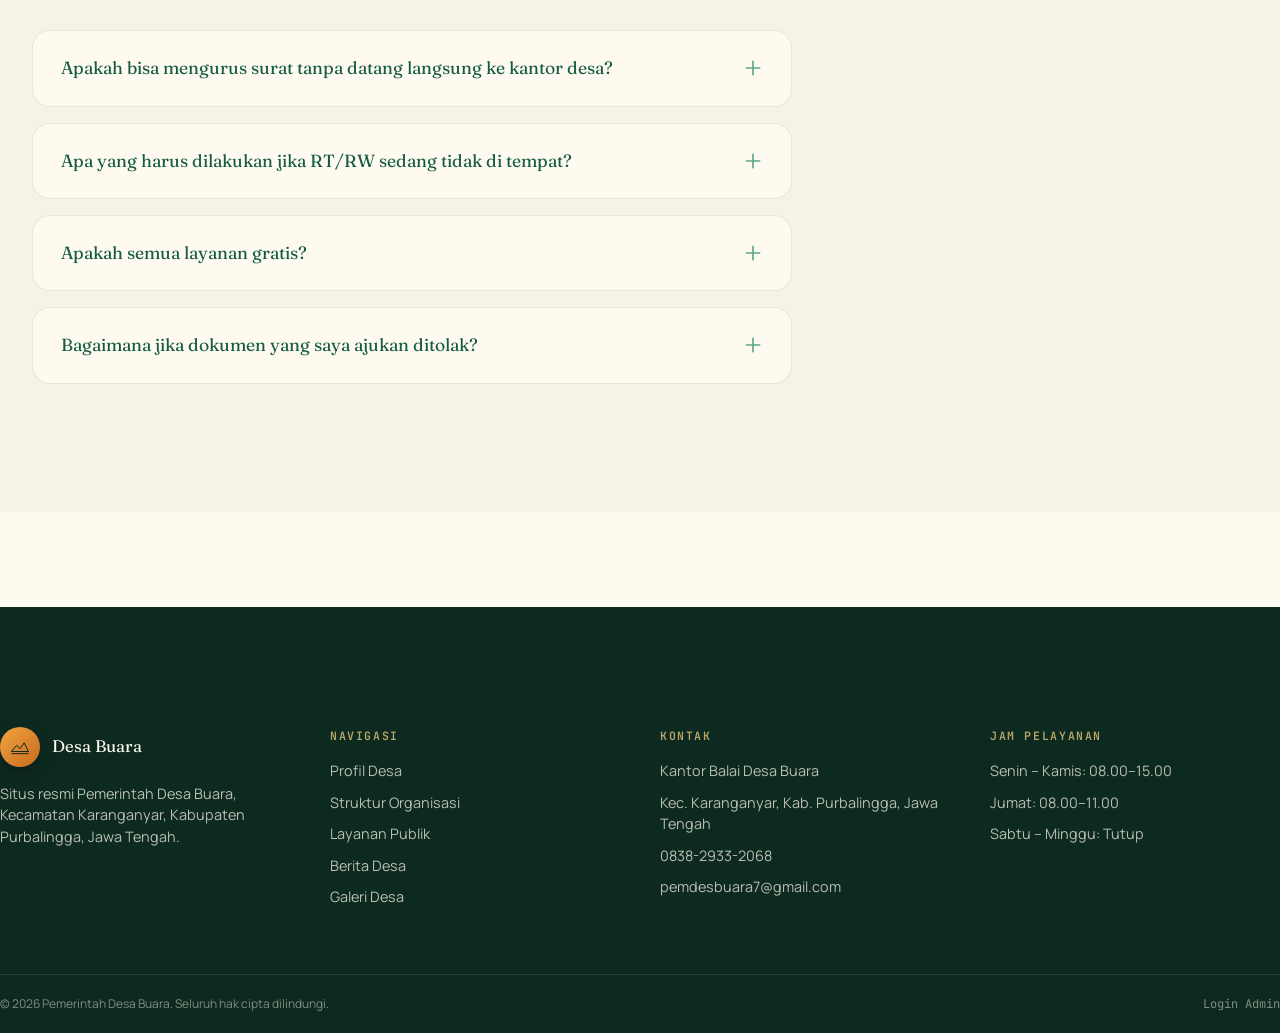
<file: layanan/index.html>
<!DOCTYPE html>
<html lang="id">
<head>
<meta charset="UTF-8">
<meta name="viewport" content="width=device-width, initial-scale=1.0">
<title>Layanan Publik — Desa Buara</title>
<meta name="description" content="Persyaratan dan estimasi waktu layanan administrasi kependudukan Desa Buara.">
<link rel="stylesheet" href="../assets/css/style.css">
</head>
<body data-page="layanan" class="is-entering">
<div class="page-loader" data-page-loader>
    <span class="page-loader-mark"><svg viewBox="0 0 48 48" fill="none" stroke="currentColor" stroke-width="2.6" stroke-linecap="round" stroke-linejoin="round"><path d="M4 34 L16 20 L24 28 L34 14 L44 34 Z"/><path d="M4 40 L44 40"/></svg></span>
    <span class="page-loader-bar"><span></span></span>
    <span class="page-loader-label">Memuat Desa Buara</span>
</div>
<a href="#konten" class="skip-link">Lompat ke konten</a>

<header class="navbar">
    <div class="wrap">
        <div class="nav-row">
            <a href="../beranda/index.html" class="brand">
                <span class="brand-badge">
                    <svg viewBox="0 0 48 48" fill="none" stroke="currentColor" stroke-width="2.4" stroke-linecap="round" stroke-linejoin="round"><path d="M4 34 L16 20 L24 28 L34 14 L44 34 Z"/><path d="M4 40 L44 40"/></svg>
                </span>
                <span class="brand-text">
                    <span class="name">Desa Buara</span>
                    <span class="eyebrow">Kec. Karanganyar · Purbalingga</span>
                </span>
            </a>
            <nav class="nav-links">
                <a href="../beranda/index.html" data-nav-link="home">Beranda</a>
                <a href="../profil/index.html" data-nav-link="profil">Profil Desa</a>
                <a href="../struktur/index.html" data-nav-link="struktur">Struktur</a>
                <a href="../layanan/index.html" data-nav-link="layanan">Layanan</a>
                <a href="../berita/index.html" data-nav-link="berita">Berita</a>
                <a href="../galeri/index.html" data-nav-link="galeri">Galeri</a>
                <a href="../kontak/index.html" data-nav-link="kontak">Kontak</a>
            </nav>
            <button class="nav-toggle" data-nav-toggle aria-label="Buka menu navigasi" aria-expanded="false">
                <svg class="icon-open" viewBox="0 0 24 24" fill="none" stroke="currentColor" stroke-width="2"><path stroke-linecap="round" stroke-linejoin="round" d="M4 6h16M4 12h16M4 18h16"/></svg>
                <svg class="icon-close" viewBox="0 0 24 24" fill="none" stroke="currentColor" stroke-width="2"><path stroke-linecap="round" stroke-linejoin="round" d="M6 18L18 6M6 6l12 12"/></svg>
            </button>
        </div>
        <nav class="nav-mobile" data-nav-mobile>
            <a href="../beranda/index.html" data-nav-link="home">Beranda</a>
            <a href="../profil/index.html" data-nav-link="profil">Profil Desa</a>
            <a href="../struktur/index.html" data-nav-link="struktur">Struktur</a>
            <a href="../layanan/index.html" data-nav-link="layanan">Layanan</a>
            <a href="../berita/index.html" data-nav-link="berita">Berita</a>
            <a href="../galeri/index.html" data-nav-link="galeri">Galeri</a>
            <a href="../kontak/index.html" data-nav-link="kontak">Kontak</a>
        </nav>
    </div>
</header>

<main id="konten">

    <section class="hero">
        <div class="wrap hero-inner is-page">
            <p class="eyebrow" data-intro="1" style="color: var(--gold-300)">Layanan Administrasi</p>
            <h1 class="text-balance" data-intro="2" style="max-width:640px;">Layanan Publik Desa Buara</h1>
            <p class="lead" data-intro="3">Persyaratan dan estimasi waktu penyelesaian setiap jenis layanan administrasi kependudukan.</p>
        </div>
        <div class="terrace-divider">
            <svg viewBox="0 0 1200 64" preserveAspectRatio="none"><path d="M0 44 L100 30 L200 46 L300 24 L400 40 L500 20 L600 38 L700 22 L800 42 L900 26 L1000 40 L1100 28 L1200 44 L1200 64 L0 64 Z" fill="#fffaf0"/></svg>
        </div>
    </section>

    <section class="section">
        <div class="wrap layanan-grid">
            <div data-layanan-list></div>

            <aside>
                <div class="side-card">
                    <span class="eyebrow">Jam Pelayanan</span>
                    <div data-jam-layanan></div>
                </div>
                <div class="side-card light">
                    <span class="eyebrow">Butuh Bantuan?</span>
                    <p style="margin-top:12px; font-size:.9rem; color: rgba(27,32,24,.7); line-height:1.6;">Datang langsung ke Balai Desa atau hubungi kami untuk konsultasi sebelum mengurus dokumen.</p>
                    <a href="../kontak/index.html" class="link-more" style="margin-top:20px;">
                        Hubungi Kantor Desa
                        <svg viewBox="0 0 24 24" fill="none" stroke="currentColor" stroke-width="2.5"><path stroke-linecap="round" stroke-linejoin="round" d="M9 5l7 7-7 7"/></svg>
                    </a>
                </div>
            </aside>
        </div>
    </section>

    <section class="section section-tint">
        <div class="wrap">
            <div class="section-head">
                <div><p class="eyebrow">Sering Ditanyakan</p><h2>Pertanyaan Umum</h2></div>
            </div>
            <div style="max-width: 760px;">
                <div class="acc-item" data-acc-item>
                    <button class="acc-trigger" data-acc-trigger aria-expanded="false">
                        <span><span class="title">Apakah bisa mengurus surat tanpa datang langsung ke kantor desa?</span></span>
                        <svg class="chev" viewBox="0 0 24 24" fill="none" stroke="currentColor" stroke-width="2"><path stroke-linecap="round" stroke-linejoin="round" d="M12 4v16m8-8H4"/></svg>
                    </button>
                    <div class="acc-panel"><div class="acc-panel-inner">
                        <p style="font-size:.9rem; color: rgba(27,32,24,.7); line-height:1.6;">Untuk sebagian besar layanan, warga tetap perlu datang langsung agar dokumen bisa diverifikasi dan ditandatangani. Namun kamu bisa menghubungi kantor desa terlebih dahulu lewat halaman Kontak untuk memastikan kelengkapan berkas sebelum datang.</p>
                    </div></div>
                </div>
                <div class="acc-item" data-acc-item>
                    <button class="acc-trigger" data-acc-trigger aria-expanded="false">
                        <span><span class="title">Apa yang harus dilakukan jika RT/RW sedang tidak di tempat?</span></span>
                        <svg class="chev" viewBox="0 0 24 24" fill="none" stroke="currentColor" stroke-width="2"><path stroke-linecap="round" stroke-linejoin="round" d="M12 4v16m8-8H4"/></svg>
                    </button>
                    <div class="acc-panel"><div class="acc-panel-inner">
                        <p style="font-size:.9rem; color: rgba(27,32,24,.7); line-height:1.6;">Kamu bisa datang di lain waktu, atau meminta bantuan perangkat dusun setempat untuk menghubungkan dengan RT/RW yang bersangkutan. Kantor desa juga bisa membantu mengarahkan proses lanjutannya.</p>
                    </div></div>
                </div>
                <div class="acc-item" data-acc-item>
                    <button class="acc-trigger" data-acc-trigger aria-expanded="false">
                        <span><span class="title">Apakah semua layanan gratis?</span></span>
                        <svg class="chev" viewBox="0 0 24 24" fill="none" stroke="currentColor" stroke-width="2"><path stroke-linecap="round" stroke-linejoin="round" d="M12 4v16m8-8H4"/></svg>
                    </button>
                    <div class="acc-panel"><div class="acc-panel-inner">
                        <p style="font-size:.9rem; color: rgba(27,32,24,.7); line-height:1.6;">Ya, seluruh layanan administrasi di kantor desa tidak dipungut biaya. Jika ada oknum yang meminta bayaran di luar ketentuan, warga dapat melaporkannya langsung ke Kepala Desa.</p>
                    </div></div>
                </div>
                <div class="acc-item" data-acc-item>
                    <button class="acc-trigger" data-acc-trigger aria-expanded="false">
                        <span><span class="title">Bagaimana jika dokumen yang saya ajukan ditolak?</span></span>
                        <svg class="chev" viewBox="0 0 24 24" fill="none" stroke="currentColor" stroke-width="2"><path stroke-linecap="round" stroke-linejoin="round" d="M12 4v16m8-8H4"/></svg>
                    </button>
                    <div class="acc-panel"><div class="acc-panel-inner">
                        <p style="font-size:.9rem; color: rgba(27,32,24,.7); line-height:1.6;">Perangkat desa akan menjelaskan kekurangan berkas secara langsung, dan kamu bisa melengkapinya lalu mengajukan kembali tanpa perlu antre dari awal.</p>
                    </div></div>
                </div>
            </div>
        </div>
    </section>

</main>

<footer class="footer">
    <div class="terrace-divider" style="margin-top:-1px;">
        <svg viewBox="0 0 1200 64" preserveAspectRatio="none"><path d="M0 44 L100 30 L200 46 L300 24 L400 40 L500 20 L600 38 L700 22 L800 42 L900 26 L1000 40 L1100 28 L1200 44 L1200 64 L0 64 Z" fill="#0d2a20"/></svg>
    </div>
    <div class="wrap footer-grid">
        <div>
            <div class="footer-brand">
                <span class="brand-badge"><svg viewBox="0 0 48 48" fill="none" stroke="currentColor" stroke-width="2.4" stroke-linecap="round" stroke-linejoin="round"><path d="M4 34 L16 20 L24 28 L34 14 L44 34 Z"/><path d="M4 40 L44 40"/></svg></span>
                <span class="name">Desa Buara</span>
            </div>
            <p>Situs resmi Pemerintah Desa Buara, Kecamatan Karanganyar, Kabupaten Purbalingga, Jawa Tengah.</p>
        </div>
        <div>
            <h4 class="eyebrow">Navigasi</h4>
            <ul>
                <li><a href="../profil/index.html">Profil Desa</a></li>
                <li><a href="../struktur/index.html">Struktur Organisasi</a></li>
                <li><a href="../layanan/index.html">Layanan Publik</a></li>
                <li><a href="../berita/index.html">Berita Desa</a></li>
                <li><a href="../galeri/index.html">Galeri Desa</a></li>
            </ul>
        </div>
        <div>
            <h4 class="eyebrow">Kontak</h4>
            <ul>
                <li>Kantor Balai Desa Buara</li>
                <li>Kec. Karanganyar, Kab. Purbalingga, Jawa Tengah</li>
                <li>0838-2933-2068</li>
                <li>pemdesbuara7@gmail.com</li>
            </ul>
        </div>
        <div>
            <h4 class="eyebrow">Jam Pelayanan</h4>
            <ul>
                <li>Senin – Kamis: 08.00–15.00</li>
                <li>Jumat: 08.00–11.00</li>
                <li>Sabtu – Minggu: Tutup</li>
            </ul>
        </div>
    </div>
    <div class="wrap footer-bottom">
        <p>&copy; 2026 Pemerintah Desa Buara. Seluruh hak cipta dilindungi.</p>
        <a href="../admin/login.html" class="mono" style="color: rgba(243,239,227,.5);">Login Admin</a>
    </div>
</footer>

<script src="../assets/js/default-data.js"></script>
<script src="../assets/js/store.js"></script>
<script src="../assets/js/main.js"></script>
<script src="../assets/js/experience.js"></script>
</body>
</html>
</file>
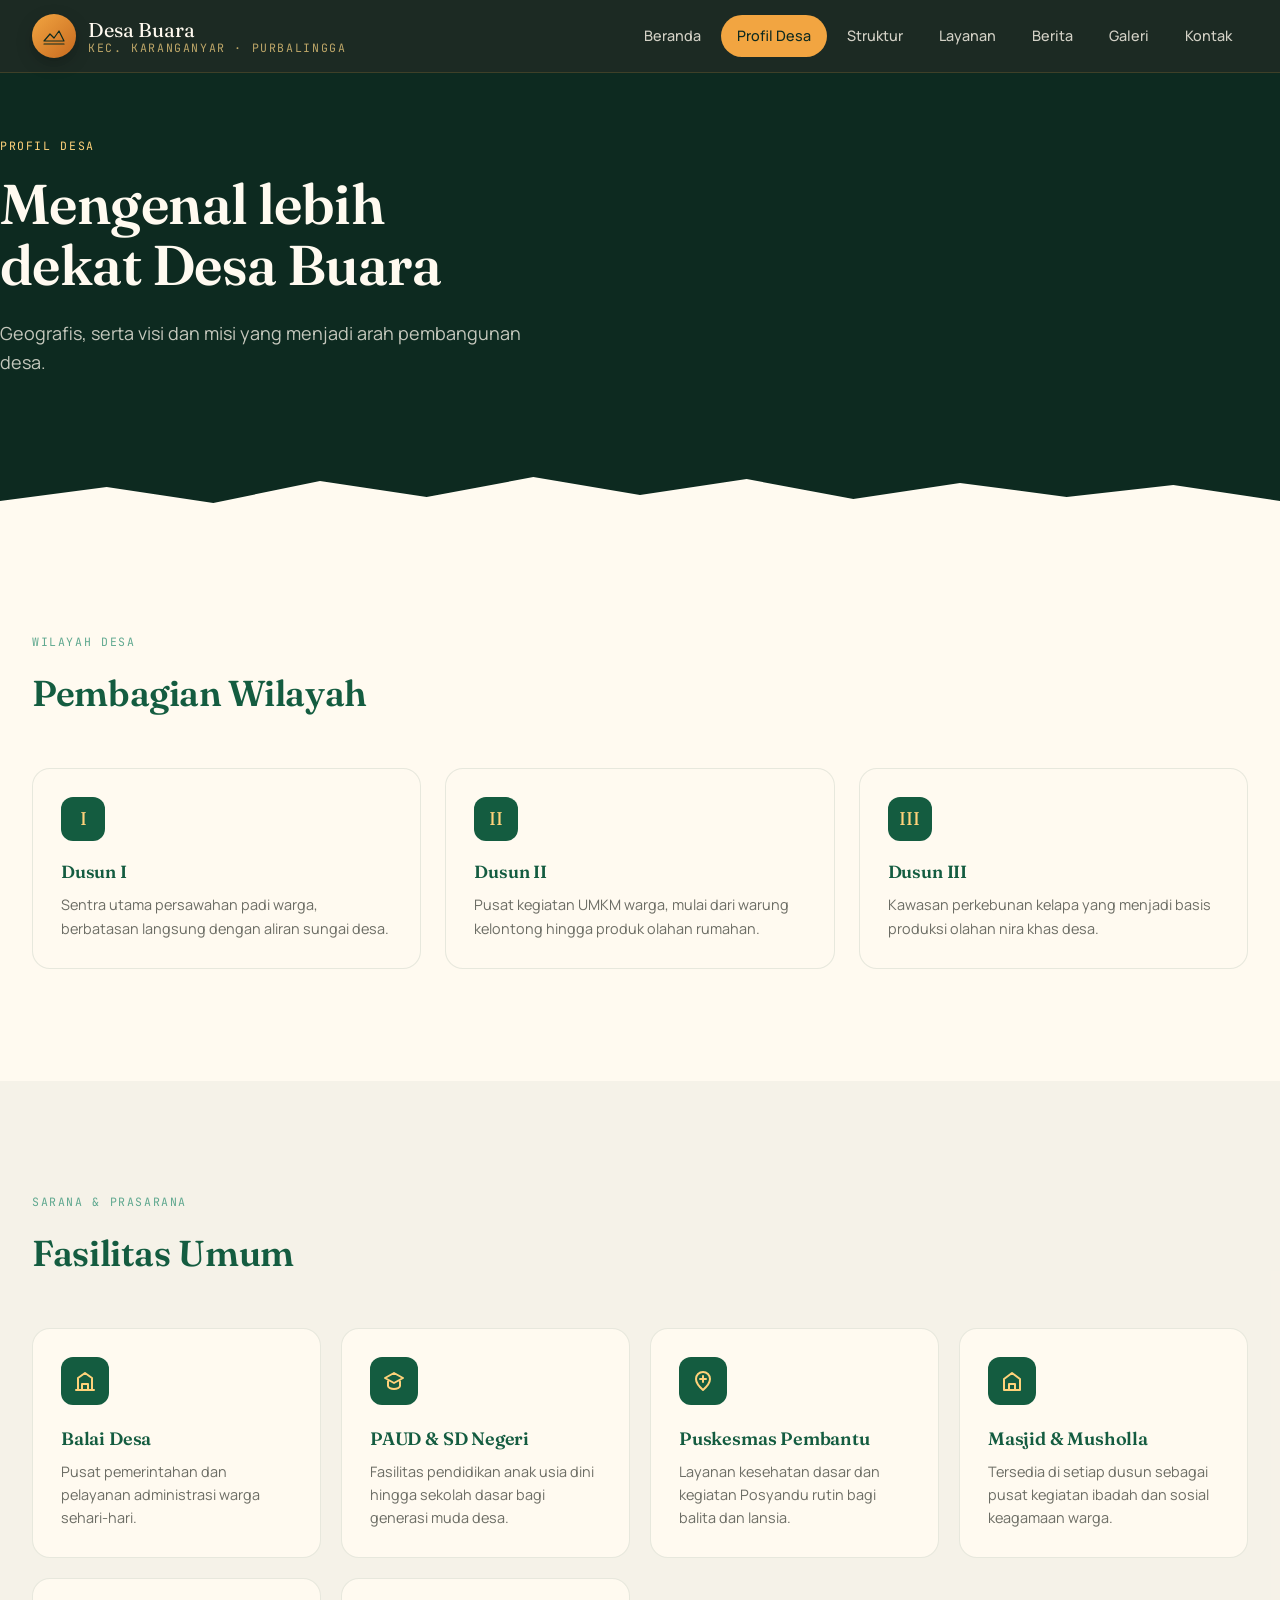
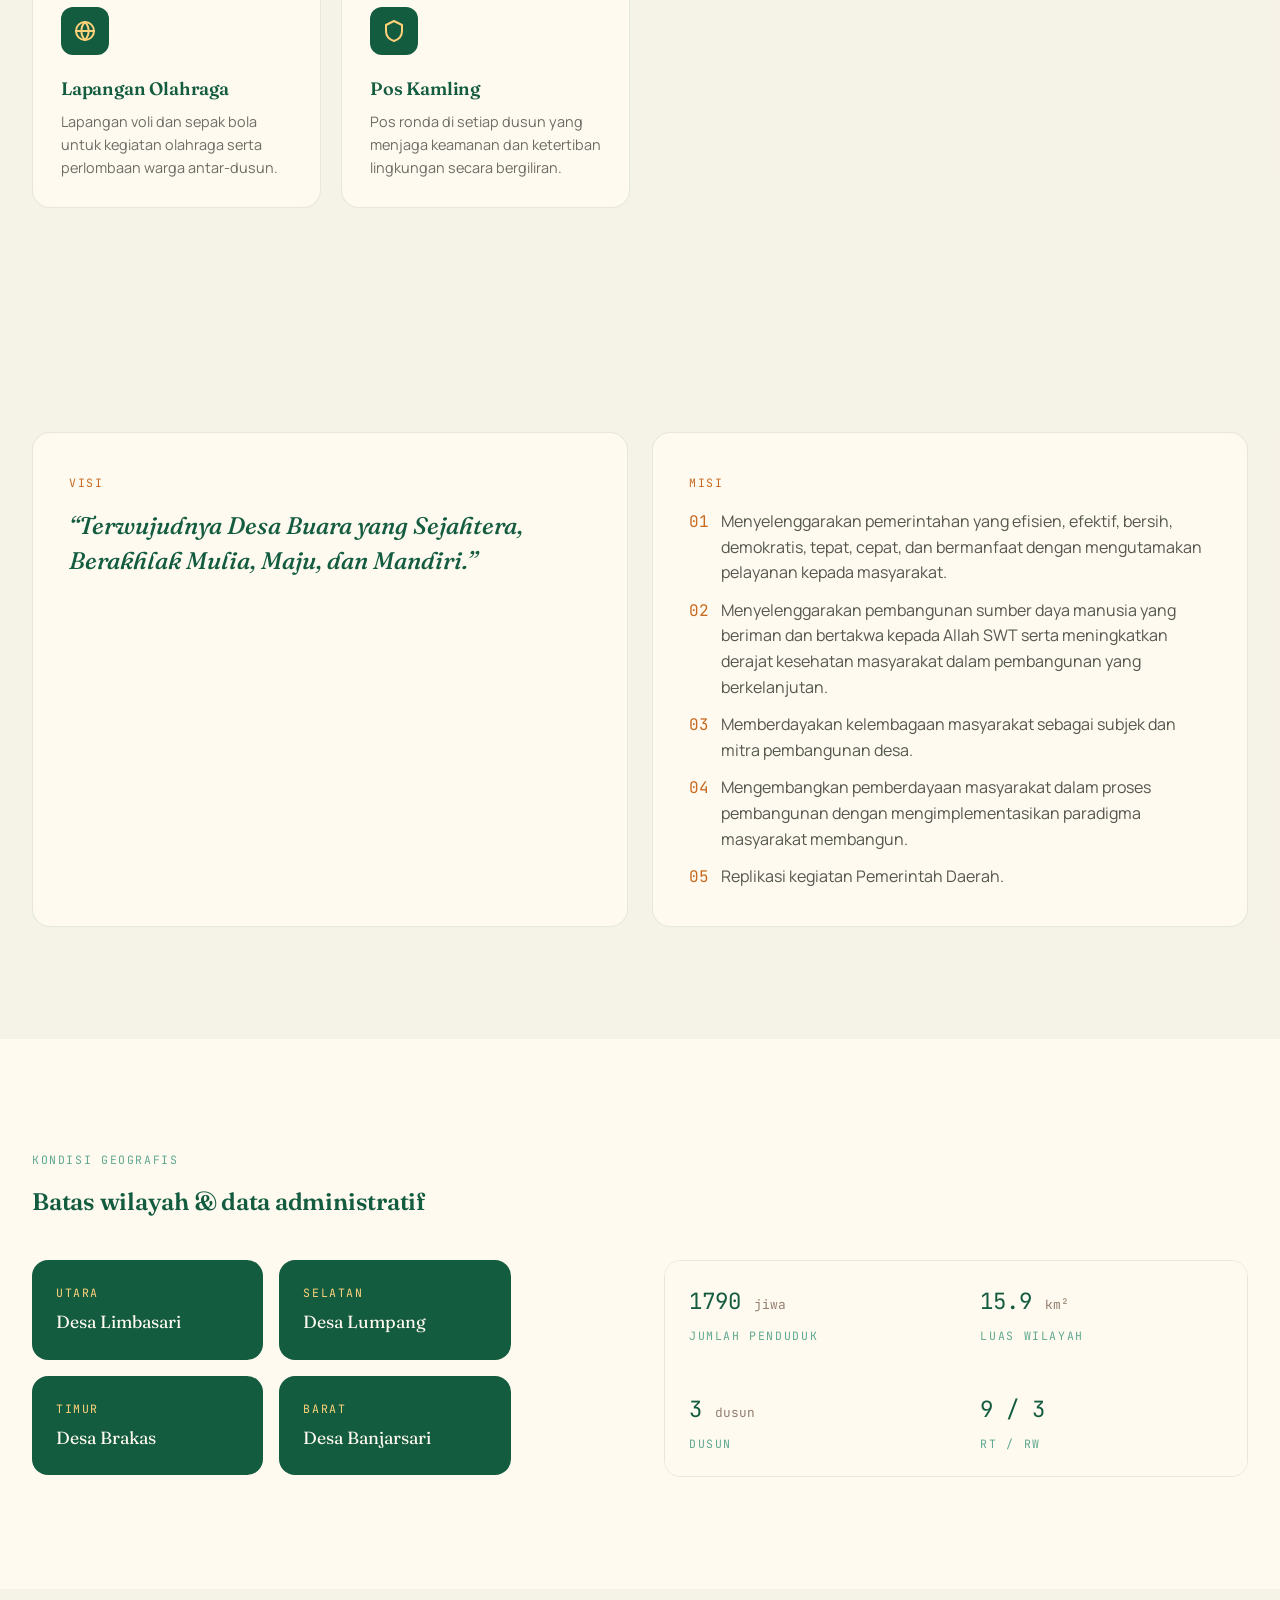
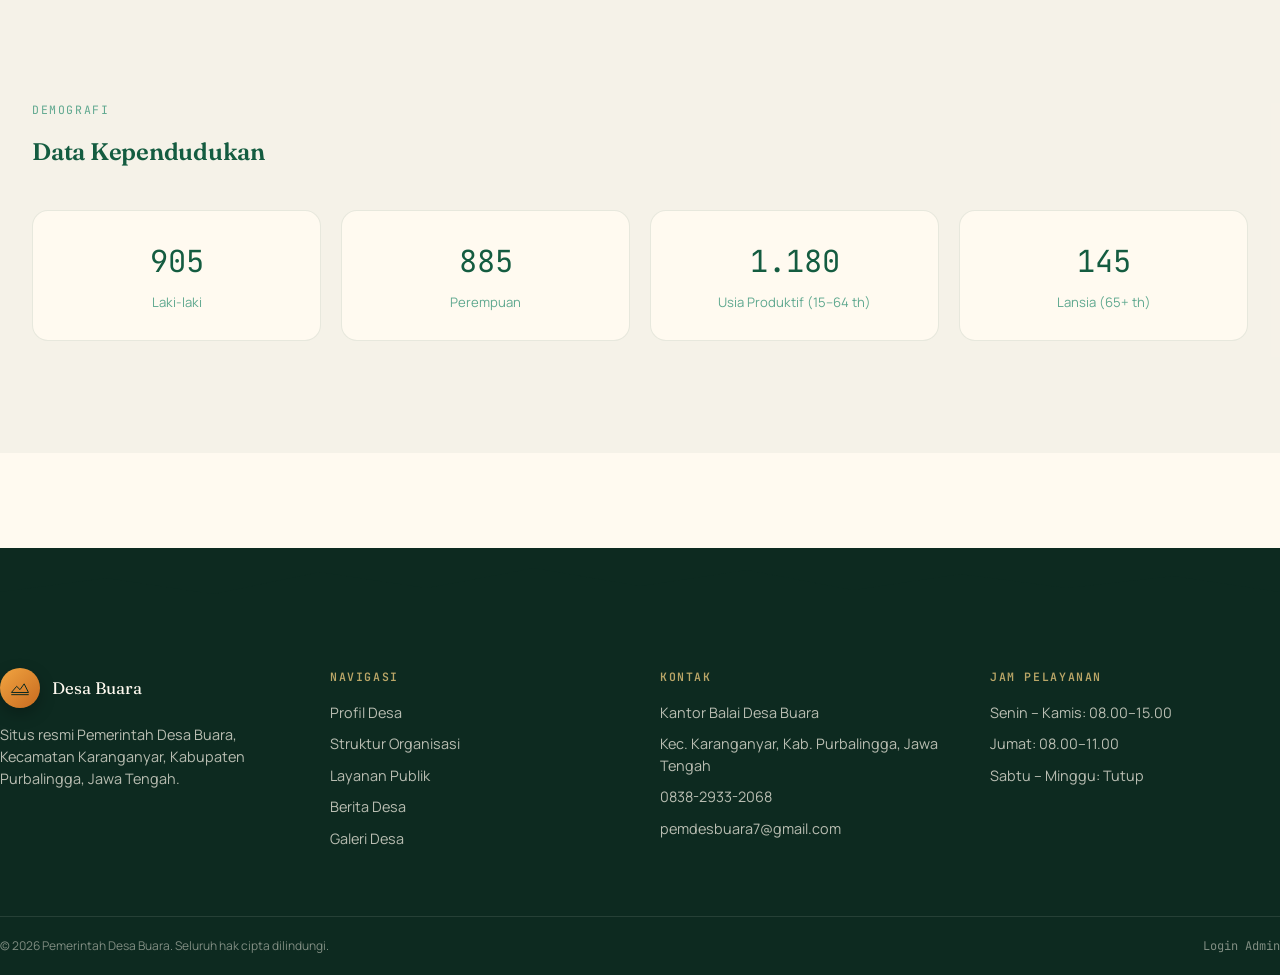
<file: profil/index.html>
<!DOCTYPE html>
<html lang="id">
<head>
<meta charset="UTF-8">
<meta name="viewport" content="width=device-width, initial-scale=1.0">
<title>Profil Desa — Desa Buara</title>
<meta name="description" content="Visi misi, dan kondisi geografis Desa Buara, Kecamatan Karanganyar, Kabupaten Purbalingga.">
<link rel="stylesheet" href="../assets/css/style.css">
</head>
<body data-page="profil" class="is-entering">
<div class="page-loader" data-page-loader>
    <span class="page-loader-mark"><svg viewBox="0 0 48 48" fill="none" stroke="currentColor" stroke-width="2.6" stroke-linecap="round" stroke-linejoin="round"><path d="M4 34 L16 20 L24 28 L34 14 L44 34 Z"/><path d="M4 40 L44 40"/></svg></span>
    <span class="page-loader-bar"><span></span></span>
    <span class="page-loader-label">Memuat Desa Buara</span>
</div>
<a href="#konten" class="skip-link">Lompat ke konten</a>

<header class="navbar">
    <div class="wrap">
        <div class="nav-row">
            <a href="../beranda/index.html" class="brand">
                <span class="brand-badge">
                    <svg viewBox="0 0 48 48" fill="none" stroke="currentColor" stroke-width="2.4" stroke-linecap="round" stroke-linejoin="round"><path d="M4 34 L16 20 L24 28 L34 14 L44 34 Z"/><path d="M4 40 L44 40"/></svg>
                </span>
                <span class="brand-text">
                    <span class="name">Desa Buara</span>
                    <span class="eyebrow">Kec. Karanganyar · Purbalingga</span>
                </span>
            </a>
            <nav class="nav-links">
                <a href="../beranda/index.html" data-nav-link="home">Beranda</a>
                <a href="../profil/index.html" data-nav-link="profil">Profil Desa</a>
                <a href="../struktur/index.html" data-nav-link="struktur">Struktur</a>
                <a href="../layanan/index.html" data-nav-link="layanan">Layanan</a>
                <a href="../berita/index.html" data-nav-link="berita">Berita</a>
                <a href="../galeri/index.html" data-nav-link="galeri">Galeri</a>
                <a href="../kontak/index.html" data-nav-link="kontak">Kontak</a>
            </nav>
            <button class="nav-toggle" data-nav-toggle aria-label="Buka menu navigasi" aria-expanded="false">
                <svg class="icon-open" viewBox="0 0 24 24" fill="none" stroke="currentColor" stroke-width="2"><path stroke-linecap="round" stroke-linejoin="round" d="M4 6h16M4 12h16M4 18h16"/></svg>
                <svg class="icon-close" viewBox="0 0 24 24" fill="none" stroke="currentColor" stroke-width="2"><path stroke-linecap="round" stroke-linejoin="round" d="M6 18L18 6M6 6l12 12"/></svg>
            </button>
        </div>
        <nav class="nav-mobile" data-nav-mobile>
            <a href="../beranda/index.html" data-nav-link="home">Beranda</a>
            <a href="../profil/index.html" data-nav-link="profil">Profil Desa</a>
            <a href="../struktur/index.html" data-nav-link="struktur">Struktur</a>
            <a href="../layanan/index.html" data-nav-link="layanan">Layanan</a>
            <a href="../berita/index.html" data-nav-link="berita">Berita</a>
            <a href="../galeri/index.html" data-nav-link="galeri">Galeri</a>
            <a href="../kontak/index.html" data-nav-link="kontak">Kontak</a>
        </nav>
    </div>
</header>

<main id="konten">

    <section class="hero">
        <div class="wrap hero-inner is-page">
            <p class="eyebrow" data-intro="1" style="color: var(--gold-300)">Profil Desa</p>
            <h1 class="text-balance" data-intro="2" style="max-width:640px;">Mengenal lebih dekat Desa Buara</h1>
            <p class="lead" data-intro="3">Geografis, serta visi dan misi yang menjadi arah pembangunan desa.</p>
        </div>
        <div class="terrace-divider">
            <svg viewBox="0 0 1200 64" preserveAspectRatio="none"><path d="M0 44 L100 30 L200 46 L300 24 L400 40 L500 20 L600 38 L700 22 L800 42 L900 26 L1000 40 L1100 28 L1200 44 L1200 64 L0 64 Z" fill="#fffaf0"/></svg>
        </div>
    </section>

    <section class="section">
        <div class="wrap">
            <div class="section-head">
                <div><p class="eyebrow" style="color: var(--sage-500)">Wilayah Desa</p><h2 style="color: var(--forest-800);" class="text-balance">Pembagian Wilayah</h2></div>
            </div>
            <div class="grid-3" data-wilayah-grid></div>
        </div>
    </section>

    <section class="section section-tint">
        <div class="wrap">
            <div class="section-head">
                <div><p class="eyebrow" style="color: var(--sage-500)">Sarana &amp; Prasarana</p><h2 style="color: var(--forest-800);" class="text-balance">Fasilitas Umum</h2></div>
            </div>
            <div class="grid-4">
                <div class="potensi-card">
                    <span class="potensi-icon"><svg viewBox="0 0 24 24" fill="none" stroke="currentColor" stroke-width="2"><path stroke-linecap="round" stroke-linejoin="round" d="M3 21h18M5 21V9l7-5 7 5v12M9 21v-6h6v6"/></svg></span>
                    <h3>Balai Desa</h3>
                    <p>Pusat pemerintahan dan pelayanan administrasi warga sehari-hari.</p>
                </div>
                <div class="potensi-card">
                    <span class="potensi-icon"><svg viewBox="0 0 24 24" fill="none" stroke="currentColor" stroke-width="2"><path stroke-linecap="round" stroke-linejoin="round" d="M12 14 3 9l9-5 9 5-9 5Zm-6-1.5V17c0 1.5 3 3 6 3s6-1.5 6-3v-4.5"/></svg></span>
                    <h3>PAUD &amp; SD Negeri</h3>
                    <p>Fasilitas pendidikan anak usia dini hingga sekolah dasar bagi generasi muda desa.</p>
                </div>
                <div class="potensi-card">
                    <span class="potensi-icon"><svg viewBox="0 0 24 24" fill="none" stroke="currentColor" stroke-width="2"><path stroke-linecap="round" stroke-linejoin="round" d="M12 21c-4.5-4-7-7.5-7-11a7 7 0 1 1 14 0c0 3.5-2.5 7-7 11Z"/><path stroke-linecap="round" stroke-linejoin="round" d="M12 7v6M9 10h6"/></svg></span>
                    <h3>Puskesmas Pembantu</h3>
                    <p>Layanan kesehatan dasar dan kegiatan Posyandu rutin bagi balita dan lansia.</p>
                </div>
                <div class="potensi-card">
                    <span class="potensi-icon"><svg viewBox="0 0 24 24" fill="none" stroke="currentColor" stroke-width="2"><path stroke-linecap="round" stroke-linejoin="round" d="M4 21V10l8-6 8 6v11M9 21v-6h6v6M4 21h16"/></svg></span>
                    <h3>Masjid &amp; Musholla</h3>
                    <p>Tersedia di setiap dusun sebagai pusat kegiatan ibadah dan sosial keagamaan warga.</p>
                </div>
                <div class="potensi-card">
                    <span class="potensi-icon"><svg viewBox="0 0 24 24" fill="none" stroke="currentColor" stroke-width="2"><circle cx="12" cy="12" r="9"/><path stroke-linecap="round" stroke-linejoin="round" d="M3 12h18M12 3a13 13 0 0 1 0 18 13 13 0 0 1 0-18Z"/></svg></span>
                    <h3>Lapangan Olahraga</h3>
                    <p>Lapangan voli dan sepak bola untuk kegiatan olahraga serta perlombaan warga antar-dusun.</p>
                </div>
                <div class="potensi-card">
                    <span class="potensi-icon"><svg viewBox="0 0 24 24" fill="none" stroke="currentColor" stroke-width="2"><path stroke-linecap="round" stroke-linejoin="round" d="M12 2 4 6v6c0 5 3.5 8.5 8 10 4.5-1.5 8-5 8-10V6l-8-4Z"/></svg></span>
                    <h3>Pos Kamling</h3>
                    <p>Pos ronda di setiap dusun yang menjaga keamanan dan ketertiban lingkungan secara bergiliran.</p>
                </div>
            </div>
        </div>
    </section>

    <section class="section section-tint">
        <div class="wrap" style="display:grid; gap:24px; grid-template-columns:1fr;">
            <div style="display:grid; gap:24px; grid-template-columns:1fr;" class="vm-grid">
                <div class="vm-card">
                    <span class="eyebrow" style="color: var(--gold-600)">Visi</span>
                    <p class="quote" data-visi></p>
                </div>
                <div class="vm-card">
                    <span class="eyebrow" style="color: var(--gold-600)">Misi</span>
                    <ul class="vm-list" data-misi></ul>
                </div>
            </div>
        </div>
    </section>

    <section class="section">
        <div class="wrap">
            <p class="eyebrow" style="color: var(--sage-500)">Kondisi Geografis</p>
            <h2 style="color: var(--forest-800); margin-top:16px; margin-bottom:40px;" class="text-balance">Batas wilayah &amp; data administratif</h2>
            <div class="two-col cols-5-6">
                <div class="col-lead">
                    <div class="batas-grid" data-batas-grid></div>
                </div>
                <div class="col-body">
                    <div class="mini-stats" data-mini-stats></div>
                </div>
            </div>
        </div>
    </section>

    <section class="section section-tint">
        <div class="wrap">
            <p class="eyebrow" style="color: var(--sage-500)">Demografi</p>
            <h2 style="color: var(--forest-800); margin-top:16px; margin-bottom:40px;" class="text-balance">Data Kependudukan</h2>
            <div class="grid-4" data-kependudukan-grid></div>
        </div>
    </section>

</main>

<footer class="footer">
    <div class="terrace-divider" style="margin-top:-1px;">
        <svg viewBox="0 0 1200 64" preserveAspectRatio="none"><path d="M0 44 L100 30 L200 46 L300 24 L400 40 L500 20 L600 38 L700 22 L800 42 L900 26 L1000 40 L1100 28 L1200 44 L1200 64 L0 64 Z" fill="#0d2a20"/></svg>
    </div>
    <div class="wrap footer-grid">
        <div>
            <div class="footer-brand">
                <span class="brand-badge"><svg viewBox="0 0 48 48" fill="none" stroke="currentColor" stroke-width="2.4" stroke-linecap="round" stroke-linejoin="round"><path d="M4 34 L16 20 L24 28 L34 14 L44 34 Z"/><path d="M4 40 L44 40"/></svg></span>
                <span class="name">Desa Buara</span>
            </div>
            <p>Situs resmi Pemerintah Desa Buara, Kecamatan Karanganyar, Kabupaten Purbalingga, Jawa Tengah.</p>
        </div>
        <div>
            <h4 class="eyebrow">Navigasi</h4>
            <ul>
                <li><a href="../profil/index.html">Profil Desa</a></li>
                <li><a href="../struktur/index.html">Struktur Organisasi</a></li>
                <li><a href="../layanan/index.html">Layanan Publik</a></li>
                <li><a href="../berita/index.html">Berita Desa</a></li>
                <li><a href="../galeri/index.html">Galeri Desa</a></li>
            </ul>
        </div>
        <div>
            <h4 class="eyebrow">Kontak</h4>
            <ul>
                <li>Kantor Balai Desa Buara</li>
                <li>Kec. Karanganyar, Kab. Purbalingga, Jawa Tengah</li>
                <li>0838-2933-2068</li>
                <li>pemdesbuara7@gmail.com</li>
            </ul>
        </div>
        <div>
            <h4 class="eyebrow">Jam Pelayanan</h4>
            <ul>
                <li>Senin – Kamis: 08.00–15.00</li>
                <li>Jumat: 08.00–11.00</li>
                <li>Sabtu – Minggu: Tutup</li>
            </ul>
        </div>
    </div>
    <div class="wrap footer-bottom">
        <p>&copy; 2026 Pemerintah Desa Buara. Seluruh hak cipta dilindungi.</p>
        <a href="../admin/login.html" class="mono" style="color: rgba(243,239,227,.5);">Login Admin</a>
    </div>
</footer>

<script src="../assets/js/default-data.js"></script>
<script src="../assets/js/store.js"></script>
<script src="../assets/js/main.js"></script>
<script src="../assets/js/experience.js"></script>
</body>
</html>
</file>
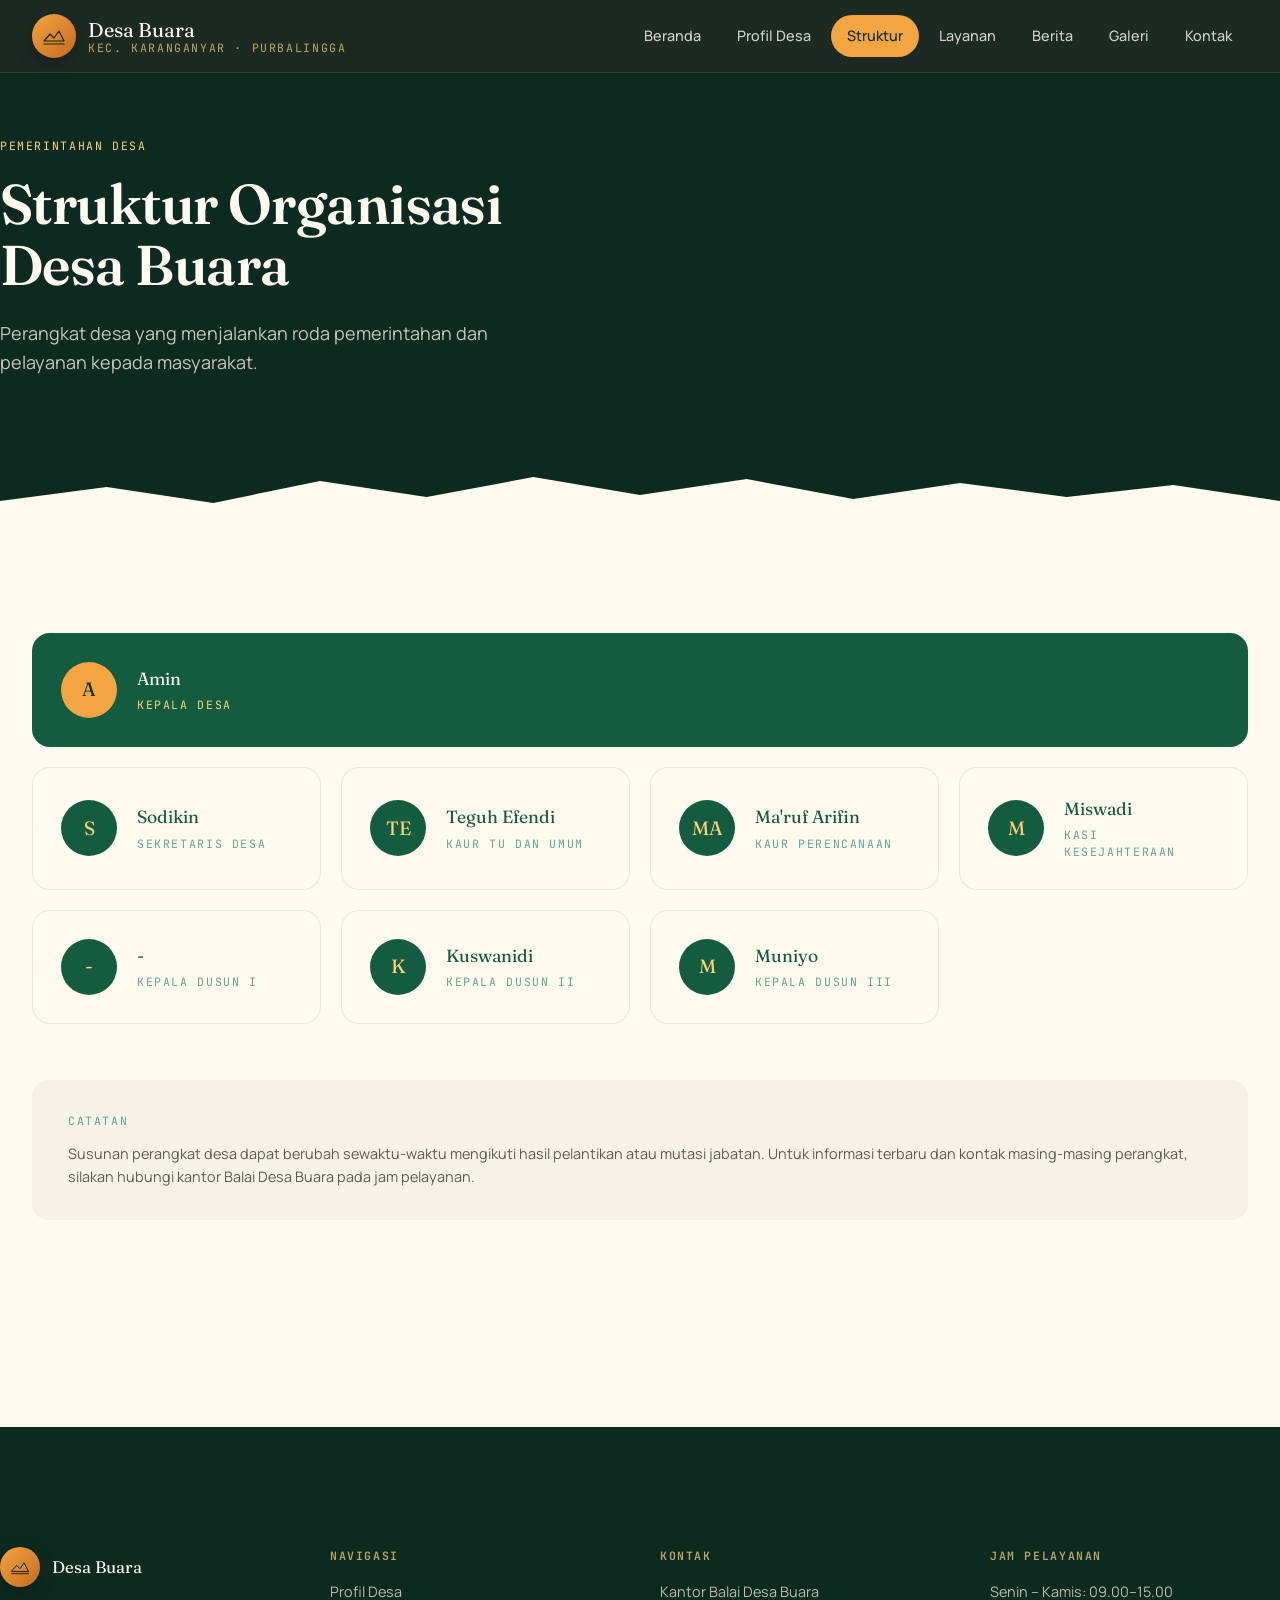
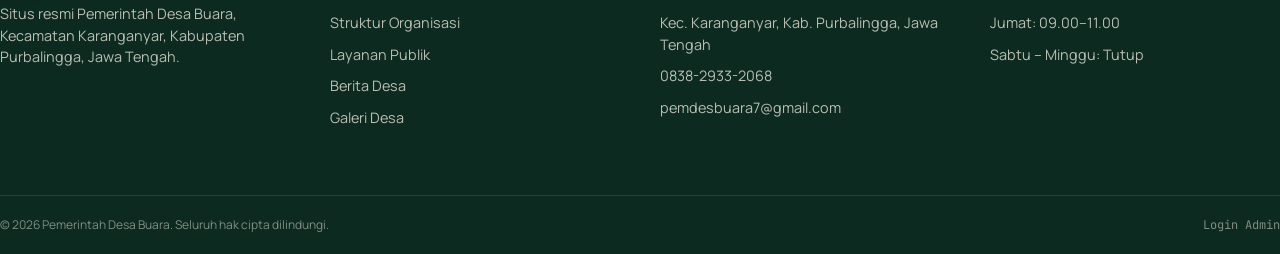
<file: struktur/index.html>
<!DOCTYPE html>
<html lang="id">
<head>
<meta charset="UTF-8">
<meta name="viewport" content="width=device-width, initial-scale=1.0">
<title>Struktur Organisasi — Desa Buara</title>
<meta name="description" content="Susunan perangkat Pemerintah Desa Buara, Kecamatan Karanganyar, Kabupaten Purbalingga.">
<link rel="stylesheet" href="../assets/css/style.css">
</head>
<body data-page="struktur" class="is-entering">
<div class="page-loader" data-page-loader>
    <span class="page-loader-mark"><svg viewBox="0 0 48 48" fill="none" stroke="currentColor" stroke-width="2.6" stroke-linecap="round" stroke-linejoin="round"><path d="M4 34 L16 20 L24 28 L34 14 L44 34 Z"/><path d="M4 40 L44 40"/></svg></span>
    <span class="page-loader-bar"><span></span></span>
    <span class="page-loader-label">Memuat Desa Buara</span>
</div>
<a href="#konten" class="skip-link">Lompat ke konten</a>

<header class="navbar">
    <div class="wrap">
        <div class="nav-row">
            <a href="../beranda/index.html" class="brand">
                <span class="brand-badge">
                    <svg viewBox="0 0 48 48" fill="none" stroke="currentColor" stroke-width="2.4" stroke-linecap="round" stroke-linejoin="round"><path d="M4 34 L16 20 L24 28 L34 14 L44 34 Z"/><path d="M4 40 L44 40"/></svg>
                </span>
                <span class="brand-text">
                    <span class="name">Desa Buara</span>
                    <span class="eyebrow">Kec. Karanganyar · Purbalingga</span>
                </span>
            </a>
            <nav class="nav-links">
                <a href="../beranda/index.html" data-nav-link="home">Beranda</a>
                <a href="../profil/index.html" data-nav-link="profil">Profil Desa</a>
                <a href="../struktur/index.html" data-nav-link="struktur">Struktur</a>
                <a href="../layanan/index.html" data-nav-link="layanan">Layanan</a>
                <a href="../berita/index.html" data-nav-link="berita">Berita</a>
                <a href="../galeri/index.html" data-nav-link="galeri">Galeri</a>
                <a href="../kontak/index.html" data-nav-link="kontak">Kontak</a>
            </nav>
            <button class="nav-toggle" data-nav-toggle aria-label="Buka menu navigasi" aria-expanded="false">
                <svg class="icon-open" viewBox="0 0 24 24" fill="none" stroke="currentColor" stroke-width="2"><path stroke-linecap="round" stroke-linejoin="round" d="M4 6h16M4 12h16M4 18h16"/></svg>
                <svg class="icon-close" viewBox="0 0 24 24" fill="none" stroke="currentColor" stroke-width="2"><path stroke-linecap="round" stroke-linejoin="round" d="M6 18L18 6M6 6l12 12"/></svg>
            </button>
        </div>
        <nav class="nav-mobile" data-nav-mobile>
            <a href="../beranda/index.html" data-nav-link="home">Beranda</a>
            <a href="../profil/index.html" data-nav-link="profil">Profil Desa</a>
            <a href="../struktur/index.html" data-nav-link="struktur">Struktur</a>
            <a href="../layanan/index.html" data-nav-link="layanan">Layanan</a>
            <a href="../berita/index.html" data-nav-link="berita">Berita</a>
            <a href="../galeri/index.html" data-nav-link="galeri">Galeri</a>
            <a href="../kontak/index.html" data-nav-link="kontak">Kontak</a>
        </nav>
    </div>
</header>

<main id="konten">

    <section class="hero">
        <div class="wrap hero-inner is-page">
            <p class="eyebrow" data-intro="1" style="color: var(--gold-300)">Pemerintahan Desa</p>
            <h1 class="text-balance" data-intro="2" style="max-width:640px;">Struktur Organisasi Desa Buara</h1>
            <p class="lead" data-intro="3">Perangkat desa yang menjalankan roda pemerintahan dan pelayanan kepada masyarakat.</p>
        </div>
        <div class="terrace-divider">
            <svg viewBox="0 0 1200 64" preserveAspectRatio="none"><path d="M0 44 L100 30 L200 46 L300 24 L400 40 L500 20 L600 38 L700 22 L800 42 L900 26 L1000 40 L1100 28 L1200 44 L1200 64 L0 64 Z" fill="#fffaf0"/></svg>
        </div>
    </section>

    <section class="section">
        <div class="wrap">
            <div class="grid-4" style="grid-template-columns: repeat(auto-fit, minmax(260px, 1fr));" data-struktur-grid></div>

            <div class="note-box">
                <p class="eyebrow" style="color: var(--sage-500); margin-bottom:12px;">Catatan</p>
                <p>Susunan perangkat desa dapat berubah sewaktu-waktu mengikuti hasil pelantikan atau mutasi jabatan. Untuk informasi terbaru dan kontak masing-masing perangkat, silakan hubungi kantor Balai Desa Buara pada jam pelayanan.</p>
            </div>
        </div>
    </section>

</main>

<footer class="footer">
    <div class="terrace-divider" style="margin-top:-1px;">
        <svg viewBox="0 0 1200 64" preserveAspectRatio="none"><path d="M0 44 L100 30 L200 46 L300 24 L400 40 L500 20 L600 38 L700 22 L800 42 L900 26 L1000 40 L1100 28 L1200 44 L1200 64 L0 64 Z" fill="#0d2a20"/></svg>
    </div>
    <div class="wrap footer-grid">
        <div>
            <div class="footer-brand">
                <span class="brand-badge"><svg viewBox="0 0 48 48" fill="none" stroke="currentColor" stroke-width="2.4" stroke-linecap="round" stroke-linejoin="round"><path d="M4 34 L16 20 L24 28 L34 14 L44 34 Z"/><path d="M4 40 L44 40"/></svg></span>
                <span class="name">Desa Buara</span>
            </div>
            <p>Situs resmi Pemerintah Desa Buara, Kecamatan Karanganyar, Kabupaten Purbalingga, Jawa Tengah.</p>
        </div>
        <div>
            <h4 class="eyebrow">Navigasi</h4>
            <ul>
                <li><a href="../profil/index.html">Profil Desa</a></li>
                <li><a href="../struktur/index.html">Struktur Organisasi</a></li>
                <li><a href="../layanan/index.html">Layanan Publik</a></li>
                <li><a href="../berita/index.html">Berita Desa</a></li>
                <li><a href="../galeri/index.html">Galeri Desa</a></li>
            </ul>
        </div>
        <div>
            <h4 class="eyebrow">Kontak</h4>
            <ul>
                <li>Kantor Balai Desa Buara</li>
                <li>Kec. Karanganyar, Kab. Purbalingga, Jawa Tengah</li>
                <li>0838-2933-2068</li>
                <li>pemdesbuara7@gmail.com</li>
            </ul>
        </div>
        <div>
            <h4 class="eyebrow">Jam Pelayanan</h4>
            <ul>
                <li>Senin – Kamis: 09.00–15.00</li>
                <li>Jumat: 09.00–11.00</li>
                <li>Sabtu – Minggu: Tutup</li>
            </ul>
        </div>
    </div>
    <div class="wrap footer-bottom">
        <p>&copy; 2026 Pemerintah Desa Buara. Seluruh hak cipta dilindungi.</p>
        <a href="../admin/login.html" class="mono" style="color: rgba(243,239,227,.5);">Login Admin</a>
    </div>
</footer>

<script src="../assets/js/default-data.js"></script>
<script src="../assets/js/store.js"></script>
<script src="../assets/js/main.js"></script>
<script src="../assets/js/experience.js"></script>
</body>
</html>
</file>
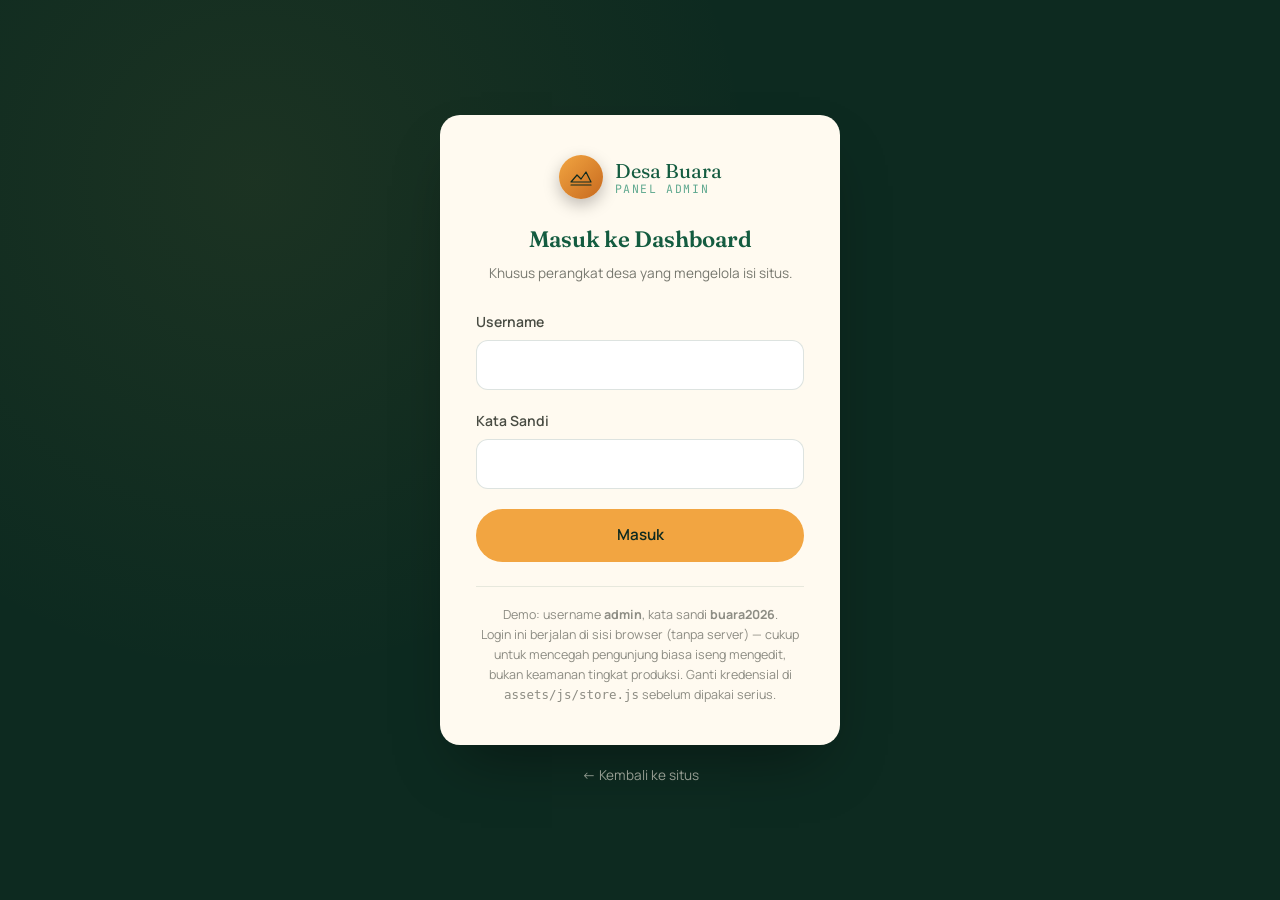
<file: admin/dashboard.html>
<!DOCTYPE html>
<html lang="id">
<head>
<meta charset="UTF-8">
<meta name="viewport" content="width=device-width, initial-scale=1.0">
<title>Dashboard Admin — Desa Buara</title>
<meta name="robots" content="noindex, nofollow">
<link rel="stylesheet" href="../assets/css/style.css">
</head>
<body class="admin-body is-entering">
<div class="page-loader" data-page-loader>
    <span class="page-loader-mark"><svg viewBox="0 0 48 48" fill="none" stroke="currentColor" stroke-width="2.6" stroke-linecap="round" stroke-linejoin="round"><path d="M4 34 L16 20 L24 28 L34 14 L44 34 Z"/><path d="M4 40 L44 40"/></svg></span>
    <span class="page-loader-bar"><span></span></span>
    <span class="page-loader-label">Memuat Desa Buara</span>
</div>

<div class="admin-mobile-header">
    <div class="brand">
        <span class="brand-badge">
            <svg viewBox="0 0 48 48" fill="none" stroke="currentColor" stroke-width="2.4" stroke-linecap="round" stroke-linejoin="round"><path d="M4 34 L16 20 L24 28 L34 14 L44 34 Z"/><path d="M4 40 L44 40"/></svg>
        </span>
        <span class="brand-text">
            <span class="name">Desa Buara</span>
            <span class="eyebrow">Panel Admin</span>
        </span>
    </div>
    <button class="admin-mobile-toggle" data-admin-mobile-toggle aria-label="Buka menu admin" aria-expanded="false">
        <svg class="icon-open" viewBox="0 0 24 24" fill="none" stroke="currentColor" stroke-width="2"><path stroke-linecap="round" stroke-linejoin="round" d="M4 6h16M4 12h16M4 18h16"/></svg>
        <svg class="icon-close" viewBox="0 0 24 24" fill="none" stroke="currentColor" stroke-width="2"><path stroke-linecap="round" stroke-linejoin="round" d="M6 18L18 6M6 6l12 12"/></svg>
    </button>
</div>

<div class="admin-shell">
    <aside class="admin-sidebar" data-admin-sidebar>
        <div class="brand">
            <span class="brand-badge">
                <svg viewBox="0 0 48 48" fill="none" stroke="currentColor" stroke-width="2.4" stroke-linecap="round" stroke-linejoin="round"><path d="M4 34 L16 20 L24 28 L34 14 L44 34 Z"/><path d="M4 40 L44 40"/></svg>
            </span>
            <span class="brand-text">
                <span class="name">Desa Buara</span>
                <span class="eyebrow">Panel Admin</span>
            </span>
        </div>

        <button class="admin-nav-btn is-active" data-tab-btn="profil">Profil Desa</button>
        <button class="admin-nav-btn" data-tab-btn="struktur">Struktur Organisasi</button>
        <button class="admin-nav-btn" data-tab-btn="layanan">Layanan Publik</button>
        <button class="admin-nav-btn" data-tab-btn="berita">Berita</button>
        <button class="admin-nav-btn" data-tab-btn="galeri">Galeri</button>

        <div class="admin-sidebar-foot">
            <a href="../beranda/index.html" class="admin-nav-btn" style="text-decoration:none;">&larr; Lihat Situs</a>
            <button class="admin-nav-btn" data-logout>Keluar</button>
        </div>
    </aside>

    <main class="admin-main">
        <div class="admin-topbar">
            <h1>Dashboard Admin</h1>
            <a href="../beranda/index.html" class="link-more" style="color: var(--forest-800);">Lihat Situs &rarr;</a>
        </div>

        <div class="admin-content">

            <!-- PROFIL -->
            <section class="admin-panel is-active" data-panel="profil">
                <div class="admin-panel-head">
                    <div><h2 style="font-size:1.3rem; color:var(--forest-800);">Profil Desa</h2><p>Statistik, sejarah, visi-misi, dan batas wilayah yang tampil di halaman Beranda &amp; Profil Desa.</p></div>
                </div>

                <div class="admin-block">
                    <h3>Statistik Desa</h3>
                    <p class="hint">Muncul di Beranda dan Profil Desa.</p>
                    <div data-stat-rows></div>
                    <div class="admin-block-actions">
                        <button class="btn-small add" data-add="stat">+ Tambah Statistik</button>
                    </div>
                </div>

                <div class="admin-block">
                    <h3>Visi</h3>
                    <textarea data-visi-input rows="3" style="width:100%; border-radius:8px; border:1px solid rgba(27,67,50,.15); padding:10px 14px; font:inherit;"></textarea>
                </div>

                <div class="admin-block">
                    <h3>Misi</h3>
                    <div data-misi-rows></div>
                    <div class="admin-block-actions">
                        <button class="btn-small add" data-add="misi">+ Tambah Poin Misi</button>
                    </div>
                </div>

                <div class="admin-block">
                    <h3>Batas Wilayah</h3>
                    <div data-batas-rows></div>
                    <div class="admin-block-actions">
                        <button class="btn-small add" data-add="batas">+ Tambah Batas</button>
                    </div>
                </div>

                <div class="admin-block">
                    <h3>Pembagian Wilayah (Dusun)</h3>
                    <p class="hint">Urutan baris menentukan penomoran Dusun I, II, III, dst di halaman Profil Desa.</p>
                    <div data-wilayah-rows></div>
                    <div class="admin-block-actions">
                        <button class="btn-small add" data-add="wilayah">+ Tambah Dusun</button>
                    </div>
                </div>

                <div class="admin-block">
                    <h3>Data Kependudukan</h3>
                    <div data-kependudukan-rows></div>
                    <div class="admin-block-actions">
                        <button class="btn-small add" data-add="kependudukan">+ Tambah Data</button>
                    </div>
                </div>

                <div class="admin-block-actions">
                    <button class="btn-small save" data-save="profil">Simpan Perubahan</button>
                    <button class="btn-small reset" data-reset="profil">Kembalikan ke Default</button>
                </div>
            </section>

            <!-- STRUKTUR -->
            <section class="admin-panel" data-panel="struktur">
                <div class="admin-panel-head">
                    <div><h2 style="font-size:1.3rem; color:var(--forest-800);">Struktur Organisasi</h2><p>Baris pertama otomatis tampil sebagai kartu pimpinan (Kepala Desa) di halaman Struktur.</p></div>
                </div>
                <div class="admin-block">
                    <div data-struktur-rows></div>
                    <div class="admin-block-actions">
                        <button class="btn-small add" data-add="struktur">+ Tambah Perangkat</button>
                    </div>
                </div>
                <div class="admin-block-actions">
                    <button class="btn-small save" data-save="struktur">Simpan Perubahan</button>
                    <button class="btn-small reset" data-reset="struktur">Kembalikan ke Default</button>
                </div>
            </section>

            <!-- LAYANAN -->
            <section class="admin-panel" data-panel="layanan">
                <div class="admin-panel-head">
                    <div><h2 style="font-size:1.3rem; color:var(--forest-800);">Layanan Publik</h2><p>Daftar layanan administrasi beserta syarat, waktu, dan jam pelayanan.</p></div>
                </div>

                <div class="admin-block">
                    <h3>Daftar Layanan</h3>
                    <div data-layanan-rows></div>
                    <div class="admin-block-actions">
                        <button class="btn-small add" data-add="layanan">+ Tambah Layanan</button>
                    </div>
                </div>

                <div class="admin-block">
                    <h3>Jam Pelayanan</h3>
                    <div data-jam-rows></div>
                    <div class="admin-block-actions">
                        <button class="btn-small add" data-add="jam">+ Tambah Baris Jam</button>
                    </div>
                </div>

                <div class="admin-block-actions">
                    <button class="btn-small save" data-save="layanan">Simpan Perubahan</button>
                    <button class="btn-small reset" data-reset="layanan">Kembalikan ke Default</button>
                </div>
            </section>

            <!-- BERITA -->
            <section class="admin-panel" data-panel="berita">
                <div class="admin-panel-head">
                    <div><h2 style="font-size:1.3rem; color:var(--forest-800);">Berita</h2><p>Slug URL dibuat otomatis dari judul setiap kali disimpan. Foto bersifat opsional — kalau kosong, tetap tampil ilustrasi.</p></div>
                </div>
                <div class="admin-block">
                    <div data-berita-rows></div>
                    <div class="admin-block-actions">
                        <button class="btn-small add" data-add="berita">+ Tambah Berita</button>
                    </div>
                </div>
                <div class="admin-block-actions">
                    <button class="btn-small save" data-save="berita">Simpan Perubahan</button>
                    <button class="btn-small reset" data-reset="berita">Kembalikan ke Default</button>
                </div>
            </section>

            <!-- GALERI -->
            <section class="admin-panel" data-panel="galeri">
                <div class="admin-panel-head">
                    <div><h2 style="font-size:1.3rem; color:var(--forest-800);">Galeri</h2><p>Unggah foto langsung di setiap baris. Kalau tidak diunggah, akan tetap tampil ilustrasi gradien sebagai fallback.</p></div>
                </div>
                <div class="admin-block">
                    <div data-galeri-rows></div>
                    <div class="admin-block-actions">
                        <button class="btn-small add" data-add="galeri">+ Tambah Foto</button>
                    </div>
                </div>
                <div class="admin-block-actions">
                    <button class="btn-small save" data-save="galeri">Simpan Perubahan</button>
                    <button class="btn-small reset" data-reset="galeri">Kembalikan ke Default</button>
                </div>
            </section>

        </div>
    </main>
</div>

<div class="admin-toast" data-toast></div>

<script src="../assets/js/default-data.js"></script>
<script src="../assets/js/store.js"></script>
<script src="../assets/js/admin-dashboard.js"></script>
<script src="../assets/js/experience.js"></script>
</body>
</html>
</file>
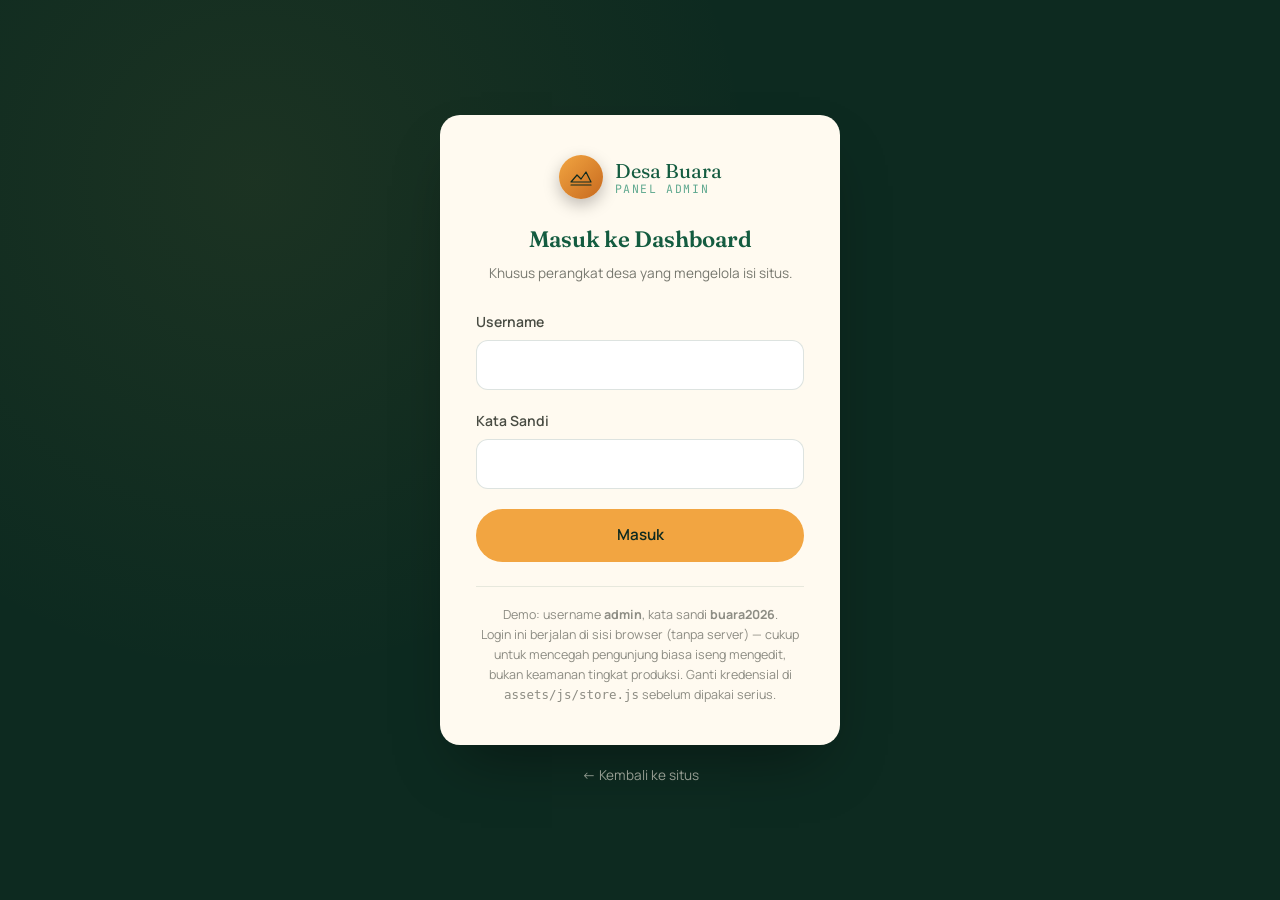
<file: admin/login.html>
<!DOCTYPE html>
<html lang="id">
<head>
<meta charset="UTF-8">
<meta name="viewport" content="width=device-width, initial-scale=1.0">
<title>Login Admin — Desa Buara</title>
<meta name="robots" content="noindex, nofollow">
<link rel="stylesheet" href="../assets/css/style.css">
</head>
<body class="admin-body is-entering">
<div class="page-loader" data-page-loader>
    <span class="page-loader-mark"><svg viewBox="0 0 48 48" fill="none" stroke="currentColor" stroke-width="2.6" stroke-linecap="round" stroke-linejoin="round"><path d="M4 34 L16 20 L24 28 L34 14 L44 34 Z"/><path d="M4 40 L44 40"/></svg></span>
    <span class="page-loader-bar"><span></span></span>
    <span class="page-loader-label">Memuat Desa Buara</span>
</div>

<div class="login-shell">
    <div class="login-card">
        <div class="brand">
            <span class="brand-badge">
                <svg viewBox="0 0 48 48" fill="none" stroke="currentColor" stroke-width="2.4" stroke-linecap="round" stroke-linejoin="round"><path d="M4 34 L16 20 L24 28 L34 14 L44 34 Z"/><path d="M4 40 L44 40"/></svg>
            </span>
            <span class="brand-text">
                <span class="name">Desa Buara</span>
                <span class="eyebrow">Panel Admin</span>
            </span>
        </div>

        <h1>Masuk ke Dashboard</h1>
        <p class="sub">Khusus perangkat desa yang mengelola isi situs.</p>

        <div class="login-error" data-login-error>Username atau kata sandi salah.</div>

        <form data-login-form novalidate>
            <div class="field">
                <label for="username">Username</label>
                <input type="text" id="username" name="username" autocomplete="username" required>
            </div>
            <div class="field">
                <label for="password">Kata Sandi</label>
                <input type="password" id="password" name="password" autocomplete="current-password" required>
            </div>
            <button type="submit" class="btn btn-gold" style="width:100%; justify-content:center;">Masuk</button>
        </form>

        <p class="login-hint">
            Demo: username <strong>admin</strong>, kata sandi <strong>buara2026</strong>.<br>
            Login ini berjalan di sisi browser (tanpa server) — cukup untuk mencegah
            pengunjung biasa iseng mengedit, bukan keamanan tingkat produksi.
            Ganti kredensial di <code>assets/js/store.js</code> sebelum dipakai serius.
        </p>
    </div>
    <a href="../beranda/index.html" class="back-to-site">&larr; Kembali ke situs</a>
</div>

<script src="../assets/js/store.js"></script>
<script src="../assets/js/experience.js"></script>
<script>
    // Kalau sudah login, langsung lempar ke dashboard.
    if (AdminAuth.isLoggedIn()) {
        window.location.href = "dashboard.html";
    }

    const form = document.querySelector("[data-login-form]");
    const errorBox = document.querySelector("[data-login-error]");

    form.addEventListener("submit", (e) => {
        e.preventDefault();
        const username = form.username.value.trim();
        const password = form.password.value;

        if (AdminAuth.login(username, password)) {
            window.location.href = "dashboard.html";
        } else {
            errorBox.classList.add("is-visible");
        }
    });
</script>
</body>
</html>
</file>
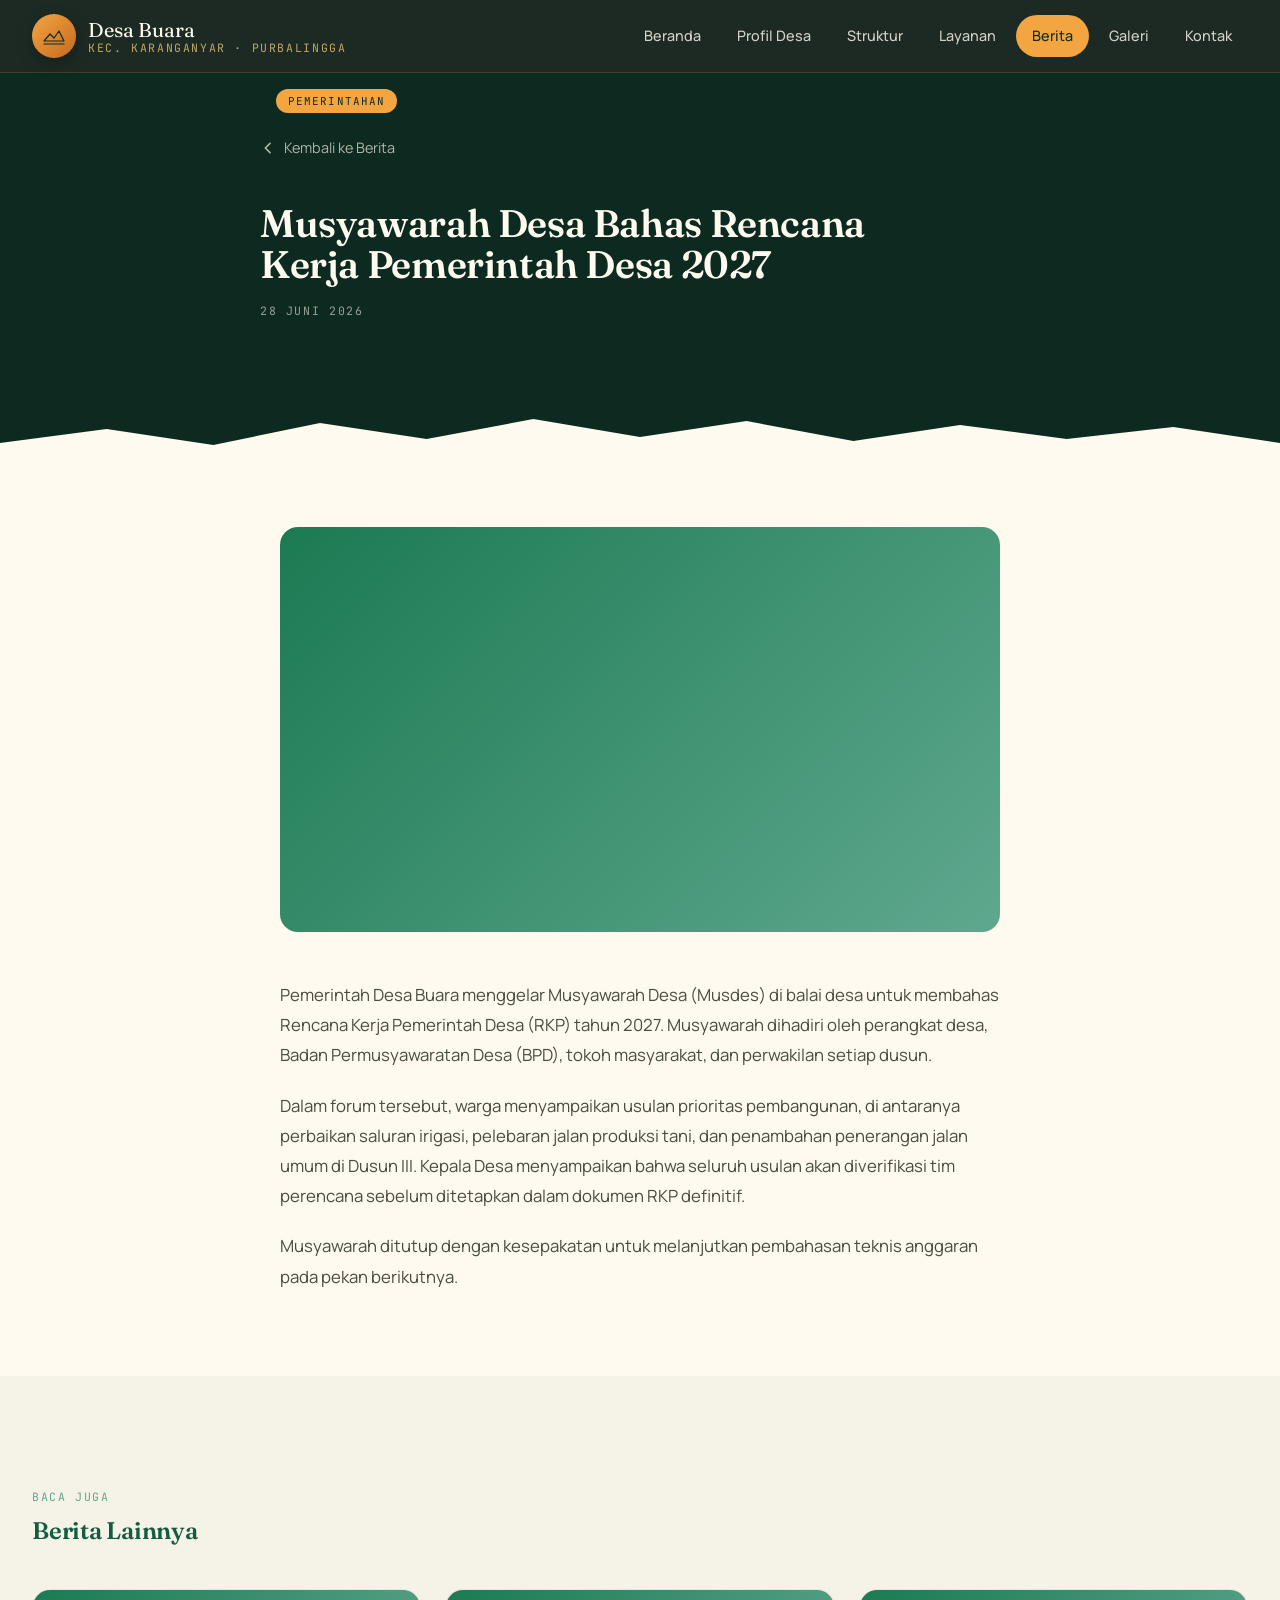
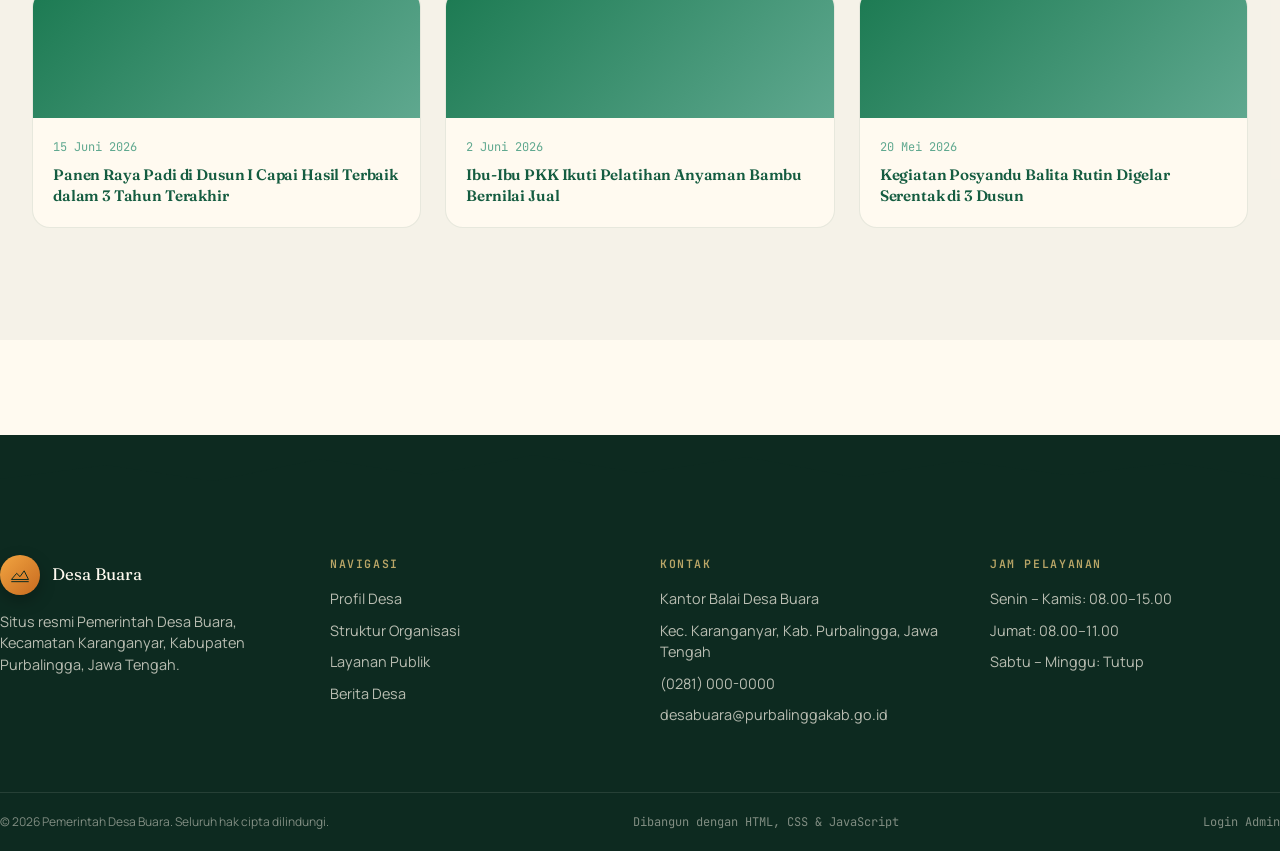
<file: berita/detail.html>
<!DOCTYPE html>
<html lang="id">
<head>
<meta charset="UTF-8">
<meta name="viewport" content="width=device-width, initial-scale=1.0">
<title>Detail Berita — Desa Buara</title>
<link rel="stylesheet" href="../assets/css/style.css">
</head>
<body data-page="berita" class="is-entering">
<div class="page-loader" data-page-loader>
    <span class="page-loader-mark"><svg viewBox="0 0 48 48" fill="none" stroke="currentColor" stroke-width="2.6" stroke-linecap="round" stroke-linejoin="round"><path d="M4 34 L16 20 L24 28 L34 14 L44 34 Z"/><path d="M4 40 L44 40"/></svg></span>
    <span class="page-loader-bar"><span></span></span>
    <span class="page-loader-label">Memuat Desa Buara</span>
</div>
<a href="#konten" class="skip-link">Lompat ke konten</a>

<header class="navbar">
    <div class="wrap">
        <div class="nav-row">
            <a href="../beranda/index.html" class="brand">
                <span class="brand-badge">
                    <svg viewBox="0 0 48 48" fill="none" stroke="currentColor" stroke-width="2.4" stroke-linecap="round" stroke-linejoin="round"><path d="M4 34 L16 20 L24 28 L34 14 L44 34 Z"/><path d="M4 40 L44 40"/></svg>
                </span>
                <span class="brand-text">
                    <span class="name">Desa Buara</span>
                    <span class="eyebrow">Kec. Karanganyar · Purbalingga</span>
                </span>
            </a>
            <nav class="nav-links">
                <a href="../beranda/index.html" data-nav-link="home">Beranda</a>
                <a href="../profil/index.html" data-nav-link="profil">Profil Desa</a>
                <a href="../struktur/index.html" data-nav-link="struktur">Struktur</a>
                <a href="../layanan/index.html" data-nav-link="layanan">Layanan</a>
                <a href="../berita/index.html" data-nav-link="berita">Berita</a>
                <a href="../galeri/index.html" data-nav-link="galeri">Galeri</a>
                <a href="../kontak/index.html" data-nav-link="kontak">Kontak</a>
            </nav>
            <button class="nav-toggle" data-nav-toggle aria-label="Buka menu navigasi" aria-expanded="false">
                <svg class="icon-open" viewBox="0 0 24 24" fill="none" stroke="currentColor" stroke-width="2"><path stroke-linecap="round" stroke-linejoin="round" d="M4 6h16M4 12h16M4 18h16"/></svg>
                <svg class="icon-close" viewBox="0 0 24 24" fill="none" stroke="currentColor" stroke-width="2"><path stroke-linecap="round" stroke-linejoin="round" d="M6 18L18 6M6 6l12 12"/></svg>
            </button>
        </div>
        <nav class="nav-mobile" data-nav-mobile>
            <a href="../beranda/index.html" data-nav-link="home">Beranda</a>
            <a href="../profil/index.html" data-nav-link="profil">Profil Desa</a>
            <a href="../struktur/index.html" data-nav-link="struktur">Struktur</a>
            <a href="../layanan/index.html" data-nav-link="layanan">Layanan</a>
            <a href="../berita/index.html" data-nav-link="berita">Berita</a>
            <a href="../galeri/index.html" data-nav-link="galeri">Galeri</a>
            <a href="../kontak/index.html" data-nav-link="kontak">Kontak</a>
        </nav>
    </div>
</header>

<main id="konten" data-berita-detail>

    <section class="hero">
        <div class="wrap hero-inner is-page article-hero">
            <a href="../berita/index.html" class="back-link" data-intro="1">
                <svg viewBox="0 0 24 24" fill="none" stroke="currentColor" stroke-width="2.5"><path stroke-linecap="round" stroke-linejoin="round" d="M15 19l-7-7 7-7"/></svg>
                Kembali ke Berita
            </a>
            <span class="news-tag" data-detail-kategori data-intro="1">Kategori</span>
            <h1 class="text-balance" style="margin-top:20px; font-size:clamp(1.8rem,4vw,2.4rem);" data-detail-judul data-intro="2">Memuat judul berita…</h1>
            <p class="eyebrow" style="margin-top:16px; color: rgba(243,239,227,.6);" data-detail-tanggal data-intro="3"></p>
        </div>
        <div class="terrace-divider">
            <svg viewBox="0 0 1200 64" preserveAspectRatio="none"><path d="M0 44 L100 30 L200 46 L300 24 L400 40 L500 20 L600 38 L700 22 L800 42 L900 26 L1000 40 L1100 28 L1200 44 L1200 64 L0 64 Z" fill="#fffaf0"/></svg>
        </div>
    </section>

    <article class="article-body">
        <div class="article-thumb"></div>
        <div class="article-content" data-detail-content></div>
    </article>

    <section class="section section-tint">
        <div class="wrap">
            <p class="eyebrow" style="color: var(--sage-500); margin-bottom:8px;">Baca Juga</p>
            <h2 style="color: var(--forest-800); margin-bottom:40px;">Berita Lainnya</h2>
            <div class="grid-3" data-berita-related></div>
        </div>
    </section>

</main>

<footer class="footer">
    <div class="terrace-divider" style="margin-top:-1px;">
        <svg viewBox="0 0 1200 64" preserveAspectRatio="none"><path d="M0 44 L100 30 L200 46 L300 24 L400 40 L500 20 L600 38 L700 22 L800 42 L900 26 L1000 40 L1100 28 L1200 44 L1200 64 L0 64 Z" fill="#0d2a20"/></svg>
    </div>
    <div class="wrap footer-grid">
        <div>
            <div class="footer-brand">
                <span class="brand-badge"><svg viewBox="0 0 48 48" fill="none" stroke="currentColor" stroke-width="2.4" stroke-linecap="round" stroke-linejoin="round"><path d="M4 34 L16 20 L24 28 L34 14 L44 34 Z"/><path d="M4 40 L44 40"/></svg></span>
                <span class="name">Desa Buara</span>
            </div>
            <p>Situs resmi Pemerintah Desa Buara, Kecamatan Karanganyar, Kabupaten Purbalingga, Jawa Tengah.</p>
        </div>
        <div>
            <h4 class="eyebrow">Navigasi</h4>
            <ul>
                <li><a href="../profil/index.html">Profil Desa</a></li>
                <li><a href="../struktur/index.html">Struktur Organisasi</a></li>
                <li><a href="../layanan/index.html">Layanan Publik</a></li>
                <li><a href="../berita/index.html">Berita Desa</a></li>
            </ul>
        </div>
        <div>
            <h4 class="eyebrow">Kontak</h4>
            <ul>
                <li>Kantor Balai Desa Buara</li>
                <li>Kec. Karanganyar, Kab. Purbalingga, Jawa Tengah</li>
                <li>(0281) 000-0000</li>
                <li>desabuara@purbalinggakab.go.id</li>
            </ul>
        </div>
        <div>
            <h4 class="eyebrow">Jam Pelayanan</h4>
            <ul>
                <li>Senin – Kamis: 08.00–15.00</li>
                <li>Jumat: 08.00–11.00</li>
                <li>Sabtu – Minggu: Tutup</li>
            </ul>
        </div>
    </div>
    <div class="wrap footer-bottom">
        <p>&copy; 2026 Pemerintah Desa Buara. Seluruh hak cipta dilindungi.</p>
        <p class="mono">Dibangun dengan HTML, CSS &amp; JavaScript</p>
        <a href="../admin/login.html" class="mono" style="color: rgba(243,239,227,.5);">Login Admin</a>
    </div>
</footer>

<script src="../assets/js/default-data.js"></script>
<script src="../assets/js/store.js"></script>
<script src="../assets/js/main.js"></script>
<script src="../assets/js/experience.js"></script>
</body>
</html>
</file>
<file: assets/css/style.css>
@import url('https://fonts.googleapis.com/css2?family=Fraunces:ital,opsz,wght@0,9..144,400;0,9..144,500;0,9..144,600;0,9..144,700;0,9..144,900;1,9..144,500;1,9..144,600&family=Manrope:wght@400;500;600;700;800&family=JetBrains+Mono:wght@400;500&display=swap');

/* ---------------------------------------------------------
   Desa Buara — palette terinspirasi sawah berundak & senja
   (versi lebih hidup: hijau zamrud pekat + jingga madu senja)
--------------------------------------------------------- */
:root {
    --forest-950: #0d2a20;
    --forest-900: #0c3826;
    --forest-800: #145c40;
    --forest-700: #1c7a52;
    --forest-600: #239463;
    --sage-500: #5fa88f;
    --sage-400: #8bc4ad;
    --gold-600: #c76a1f;
    --gold-500: #f2a541;
    --gold-300: #ffd27a;
    --soil-700: #5c3018;
    --soil-500: #8a4a24;
    --rice-100: #fbf3e4;
    --rice-50: #fffaf0;
    --ink-900: #1c2321;

    --font-display: "Fraunces", ui-serif, Georgia, serif;
    --font-body: "Manrope", ui-sans-serif, system-ui, sans-serif;
    --font-mono: "JetBrains Mono", ui-monospace, monospace;

    --max-w: 1280px;
}

* { box-sizing: border-box; }
html { scroll-behavior: smooth; }
body {
    margin: 0;
    font-family: var(--font-body);
    background: var(--rice-50);
    color: var(--ink-900);
    line-height: 1.5;
    -webkit-font-smoothing: antialiased;
    transition: opacity .45s cubic-bezier(.22,.61,.36,1), transform .5s cubic-bezier(.22,.61,.36,1);
}
body.is-entering { opacity: 0; transform: translateY(18px); }
body.is-leaving { opacity: 0; transform: translateY(-10px) scale(.99); }
@media (prefers-reduced-motion: reduce) {
    body, body.is-entering, body.is-leaving { transition: none !important; transform: none !important; opacity: 1 !important; }
}
img { max-width: 100%; display: block; }
a { color: inherit; text-decoration: none; }
ul { margin: 0; padding: 0; list-style: none; }
button { font: inherit; cursor: pointer; }
h1, h2, h3, h4 { font-family: var(--font-display); margin: 0; font-weight: 600; letter-spacing: -0.01em; }
p { margin: 0; }

:focus-visible { outline: 2px solid var(--gold-500); outline-offset: 3px; }

.sr-only {
    position: absolute; width: 1px; height: 1px; padding: 0; margin: -1px;
    overflow: hidden; clip: rect(0,0,0,0); white-space: nowrap; border: 0;
}
.skip-link {
    position: fixed; top: -60px; left: 8px; z-index: 200;
    background: var(--gold-500); color: var(--forest-950);
    padding: 10px 16px; border-radius: 6px; font-weight: 600; transition: top .2s;
}
.skip-link:focus { top: 8px; }

.wrap { max-width: var(--max-w); margin-inline: auto; padding-inline: 20px; }
@media (min-width: 640px) { .wrap { padding-inline: 32px; } }

.eyebrow {
    font-family: var(--font-mono);
    letter-spacing: .14em;
    text-transform: uppercase;
    font-size: .72rem;
}

.text-balance { text-wrap: balance; }

/* ---------------- Buttons ---------------- */
.btn {
    display: inline-flex; align-items: center; gap: 8px;
    border-radius: 999px; padding: 14px 26px; font-weight: 600;
    font-size: .95rem; border: 1px solid transparent;
    transition: transform .25s cubic-bezier(.22,.61,.36,1), box-shadow .25s ease, background-color .2s ease;
    position: relative; overflow: hidden;
}
.btn-gold { background: var(--gold-500); color: var(--forest-950); }
.btn-gold:hover { background: var(--gold-300); transform: translateY(-3px); box-shadow: 0 14px 28px -12px rgba(201,154,61,.55); }
.btn-gold:active { transform: translateY(-1px); }
.btn-outline { border-color: rgba(250,248,242,.3); color: var(--rice-50); }
.btn-outline:hover { background: rgba(250,248,242,.12); transform: translateY(-3px); border-color: rgba(250,248,242,.5); }
.btn:hover svg { transform: translateX(3px); }
.btn svg { width: 16px; height: 16px; transition: transform .2s ease; }

/* ---------------- Navbar ---------------- */
.navbar {
    position: sticky; top: 0; z-index: 50;
    background: rgba(16,31,24,.95);
    backdrop-filter: blur(8px);
    border-bottom: 1px solid rgba(201,154,61,.2);
}
.nav-row {
    display: flex; align-items: center; justify-content: space-between;
    height: 72px;
}
.brand { display: flex; align-items: center; gap: 12px; }
.brand-badge {
    display: inline-flex; align-items: center; justify-content: center;
    height: 44px; width: 44px; border-radius: 999px; flex-shrink: 0;
    background: linear-gradient(135deg, var(--gold-500), var(--gold-600));
    color: var(--forest-950); box-shadow: 0 6px 16px rgba(0,0,0,.25);
    transition: transform .35s cubic-bezier(.22,.61,.36,1);
}
.brand:hover .brand-badge { transform: rotate(-8deg) scale(1.06); }
.brand-badge svg { width: 24px; height: 24px; }
.brand-text { display: flex; flex-direction: column; line-height: 1.15; }
.brand-text .name { font-family: var(--font-display); font-size: 1.25rem; color: var(--rice-50); }
.brand-text .eyebrow { color: rgba(230,197,121,.8); }
@media (max-width: 400px) {
    .brand-text .eyebrow { display: none; }
    .nav-row { height: 64px; }
}

.nav-links { display: none; align-items: center; gap: 4px; }
.nav-links a {
    padding: 10px 16px; font-size: .9rem; font-weight: 500; border-radius: 999px;
    color: rgba(243,239,227,.85); transition: .15s; position: relative;
}
.nav-links a:hover { background: rgba(250,248,242,.1); color: var(--rice-50); }
.nav-links a.active { background: var(--gold-500); color: var(--forest-950); }

.nav-toggle {
    display: inline-flex; background: none; border: 0; color: var(--rice-50); padding: 8px;
}
.nav-toggle svg { width: 28px; height: 28px; }
.nav-toggle .icon-close { display: none; }
.nav-toggle.is-open .icon-open { display: none; }
.nav-toggle.is-open .icon-close { display: block; }

.nav-mobile {
    display: none; flex-direction: column; gap: 4px; padding-bottom: 20px;
}
.nav-mobile.is-open { display: flex; }
.nav-mobile a {
    padding: 12px 16px; border-radius: 8px; font-size: .9rem; font-weight: 500;
    color: rgba(243,239,227,.85);
}
.nav-mobile a.active { background: var(--gold-500); color: var(--forest-950); }

@media (min-width: 1024px) {
    .nav-links { display: flex; }
    .nav-toggle { display: none; }
    .nav-mobile { display: none !important; }
}
@media (max-width: 1023px) {
    .navbar { position: fixed; top: 0; left: 0; right: 0; width: 100%; }
    body { padding-top: 72px; }
    .nav-mobile.is-open { max-height: calc(100vh - 72px); overflow-y: auto; }
}
@media (max-width: 400px) {
    body { padding-top: 64px; }
}

/* ---------------- Terrace divider (signature motif) ---------------- */
.terrace-divider { position: relative; height: 64px; overflow: hidden; line-height: 0; }
.terrace-divider svg { width: 100%; height: 100%; display: block; }

/* ---------------- Hero ---------------- */
.hero {
    position: relative; overflow: hidden;
    background: var(--forest-950); color: var(--rice-50);
}
.hero-bg { position: absolute; inset: 0; opacity: .4; }
.hero-bg svg { width: 100%; height: 100%; }
.hero-slide { position: absolute; inset: 0; opacity: 0; }
.hero-slide-1 { animation: heroSlide1 24s ease-in-out infinite; }
.hero-slide-2 { animation: heroSlide2 24s ease-in-out infinite; }
.hero-slide-3 { animation: heroSlide3 24s ease-in-out infinite; }
.hero-slide-4 { animation: heroSlide4 24s ease-in-out infinite; }
@keyframes heroSlide1 { 0% {opacity:0;} 2% {opacity:1;} 22% {opacity:1;} 25%,100% {opacity:0;} }
@keyframes heroSlide2 { 0%,25% {opacity:0;} 27% {opacity:1;} 47% {opacity:1;} 50%,100% {opacity:0;} }
@keyframes heroSlide3 { 0%,50% {opacity:0;} 52% {opacity:1;} 72% {opacity:1;} 75%,100% {opacity:0;} }
@keyframes heroSlide4 { 0%,75% {opacity:0;} 77% {opacity:1;} 97% {opacity:1;} 100% {opacity:0;} }
@media (prefers-reduced-motion: reduce) {
    .hero-slide { animation: none; opacity: 0; }
    .hero-slide-1 { opacity: 1; }
}
.hero-inner { position: relative; padding: 64px 0 112px; }
.hero-inner.is-page { padding: 64px 0 80px; }
@media (max-width: 640px) {
    .hero-inner { padding: 40px 0 60px; padding-inline: 28px; }
    .hero-inner.is-page { padding: 36px 0 48px; padding-inline: 28px; }
}
@media (max-width: 380px) {
    .hero-inner { padding-inline: 24px; }
    .hero-inner.is-page { padding-inline: 24px; }
}
.hero h1 { font-size: clamp(2.2rem, 5vw, 3.5rem); line-height: 1.08; max-width: 720px; margin-top: 20px; }
.hero p.lead { margin-top: 24px; max-width: 560px; color: rgba(243,239,227,.8); font-size: 1.125rem; line-height: 1.6; }
.hero .btn-row { display: flex; flex-wrap: wrap; gap: 16px; margin-top: 36px; }
@media (max-width: 480px) {
    .hero .btn-row { flex-direction: column; align-items: stretch; }
    .hero .btn-row .btn { justify-content: center; }
}

/* ---------------- Stats ---------------- */
.stats-band { background: var(--rice-50); }
.stats-grid {
    display: grid; grid-template-columns: repeat(2, 1fr); gap: 1px;
    border-radius: 16px; overflow: hidden; background: rgba(27,67,50,.1);
    box-shadow: 0 20px 40px -20px rgba(16,31,24,.35);
    margin-top: -24px;
}
@media (min-width: 1024px) { .stats-grid { grid-template-columns: repeat(4, 1fr); } }
.stat-cell { background: var(--rice-50); padding: 32px 24px; text-align: center; transition: transform .3s cubic-bezier(.22,.61,.36,1), background-color .3s ease; }
.stat-cell:hover { background: var(--rice-100); transform: translateY(-4px); }
.stat-cell .val { font-family: var(--font-mono); font-size: clamp(1.6rem, 3vw, 2.1rem); color: var(--forest-800); }
.stat-cell .unit { margin-top: 4px; font-size: .75rem; color: rgba(74,45,25,.7); }
.stat-cell .label { margin-top: 12px; color: var(--sage-500); }

/* ---------------- Sections ---------------- */
section.section { padding: 80px 0; }
@media (min-width: 1024px) { section.section { padding: 112px 0; } }
@media (max-width: 640px) { section.section { padding: 48px 0; } }
.section-tint { background: rgba(22,48,35,.04); }
.section-dark { background: var(--forest-950); color: var(--rice-50); }

.section-head { display: flex; flex-wrap: wrap; align-items: flex-end; justify-content: space-between; gap: 24px; margin-bottom: 48px; }
.section-head h2 { font-size: clamp(1.75rem, 3vw, 2.25rem); color: var(--forest-900, var(--forest-800)); margin-top: 16px; }
.section-head .eyebrow { color: var(--sage-500); }
.link-more { display: inline-flex; align-items: center; gap: 8px; font-weight: 600; color: var(--forest-800); transition: color .15s; }
.link-more:hover { color: var(--sage-500); }
.link-more svg { width: 16px; height: 16px; transition: transform .25s cubic-bezier(.22,.61,.36,1); }
.link-more:hover svg { transform: translateX(4px); }

.two-col { display: grid; gap: 48px; }

/* ---------------- Ilustrasi dekoratif (pengisi ruang kosong) ---------------- */
.decor-host { position: relative; }
.decor-tree {
    display: none;
    width: 130px; height: auto; margin-top: 32px;
    pointer-events: none; user-select: none;
}
@media (min-width: 640px) { .decor-tree { display: block; } }
@media (min-width: 1024px) {
    .two-col { grid-template-columns: repeat(12, 1fr); align-items: start; }
    .two-col .col-lead { grid-column: span 4; }
    .two-col .col-body { grid-column: 6 / span 7; }
    .two-col.cols-5-6 .col-lead { grid-column: span 5; }
    .two-col.cols-5-6 .col-body { grid-column: 7 / span 6; }
}

/* ---------------- Cards: potensi / berita ---------------- */
.grid-4 { display: grid; gap: 20px; grid-template-columns: 1fr; }
@media (min-width: 640px) { .grid-4 { grid-template-columns: repeat(2, 1fr); } }
@media (min-width: 1024px) { .grid-4 { grid-template-columns: repeat(4, 1fr); } }
.grid-3 { display: grid; gap: 24px; grid-template-columns: 1fr; }
@media (min-width: 768px) { .grid-3 { grid-template-columns: repeat(3, 1fr); } }

.potensi-card {
    background: var(--rice-50); border: 1px solid rgba(27,67,50,.1); border-radius: 18px;
    padding: 28px; transition: transform .3s cubic-bezier(.22,.61,.36,1), border-color .2s ease, box-shadow .3s ease;
}
.potensi-card:hover { border-color: rgba(201,154,61,.5); box-shadow: 0 20px 40px -18px rgba(16,31,24,.28); transform: translateY(-6px); }
.potensi-card:hover .potensi-icon { transform: scale(1.1) rotate(-4deg); }
.potensi-icon {
    display: inline-flex; align-items: center; justify-content: center;
    height: 48px; width: 48px; border-radius: 12px; background: var(--forest-800);
    color: var(--gold-300); margin-bottom: 20px; transition: transform .3s cubic-bezier(.22,.61,.36,1);
}
.potensi-icon svg { width: 24px; height: 24px; }
.potensi-card h3 { font-size: 1.125rem; color: var(--forest-800); margin-bottom: 8px; }
.potensi-card p { font-size: .9rem; color: rgba(27,32,24,.65); line-height: 1.6; }

.news-card {
    display: flex; flex-direction: column; border-radius: 18px; overflow: hidden;
    border: 1px solid rgba(27,67,50,.1); background: var(--rice-50);
    transition: transform .3s cubic-bezier(.22,.61,.36,1), box-shadow .3s ease;
}
.news-card:hover { box-shadow: 0 22px 44px -20px rgba(16,31,24,.32); transform: translateY(-6px); }
.news-thumb {
    height: 160px; position: relative; overflow: hidden;
    background: linear-gradient(135deg, var(--forest-700), var(--sage-500));
}
.news-thumb svg { transition: transform .4s cubic-bezier(.22,.61,.36,1); }
.news-card:hover .news-thumb svg { transform: scale(1.08); }
.news-thumb svg { position: absolute; inset: 0; width: 100%; height: 100%; opacity: .4; }
.news-thumb img {
    position: absolute; inset: 0; width: 100%; height: 100%; object-fit: cover;
    transition: transform .4s cubic-bezier(.22,.61,.36,1);
}
.news-card:hover .news-thumb img { transform: scale(1.06); }
.news-tag {
    position: absolute; top: 16px; left: 16px;
    background: var(--gold-500); color: var(--forest-950);
    padding: 4px 12px; border-radius: 999px; font-family: var(--font-mono);
    text-transform: uppercase; letter-spacing: .1em; font-size: .68rem;
}
.news-body { padding: 24px; display: flex; flex-direction: column; gap: 10px; }
.news-date { font-family: var(--font-mono); font-size: .75rem; color: var(--sage-500); }
.news-body h3 { font-size: 1.05rem; color: var(--forest-800); line-height: 1.4; transition: .15s; }
.news-card:hover .news-body h3 { color: var(--sage-500); }
.news-excerpt { font-size: .875rem; color: rgba(27,32,24,.6); line-height: 1.6; display: -webkit-box; -webkit-line-clamp: 2; -webkit-box-orient: vertical; overflow: hidden; }

/* ---------------- Agenda Kegiatan (Beranda) ---------------- */
.agenda-list { display: flex; flex-direction: column; gap: 14px; }
.agenda-card {
    display: flex; gap: 20px; align-items: flex-start; background: var(--rice-50);
    border: 1px solid rgba(27,67,50,.1); border-radius: 16px; padding: 20px 24px;
    transition: transform .3s cubic-bezier(.22,.61,.36,1), box-shadow .3s ease, border-color .2s ease;
}
.agenda-card:hover { transform: translateX(4px); box-shadow: 0 16px 32px -20px rgba(16,31,24,.25); border-color: rgba(201,154,61,.4); }
.agenda-date {
    flex-shrink: 0; width: 64px; height: 64px; border-radius: 14px; background: var(--forest-800); color: var(--rice-50);
    display: flex; flex-direction: column; align-items: center; justify-content: center; line-height: 1.1;
}
.agenda-date .day { font-family: var(--font-display); font-size: 1.5rem; font-weight: 600; }
.agenda-date .month { font-family: var(--font-mono); font-size: .68rem; text-transform: uppercase; letter-spacing: .08em; color: var(--gold-300); margin-top: 2px; }
.agenda-body h3 { font-size: 1.05rem; color: var(--forest-800); margin-bottom: 6px; }
.agenda-body p { font-size: .9rem; color: rgba(27,32,24,.65); line-height: 1.55; }
.agenda-meta { margin-top: 8px; font-size: .8rem !important; color: var(--sage-500) !important; }

/* ---------------- Testimoni Warga (Beranda) ---------------- */
.testi-card {
    background: var(--rice-50); border: 1px solid rgba(27,67,50,.1); border-radius: 18px; padding: 28px;
    display: flex; flex-direction: column; gap: 20px;
    transition: transform .3s cubic-bezier(.22,.61,.36,1), box-shadow .3s ease;
}
.testi-card:hover { transform: translateY(-6px); box-shadow: 0 20px 40px -20px rgba(16,31,24,.28); }
.testi-quote { font-family: var(--font-display); font-style: italic; font-size: 1.05rem; line-height: 1.6; color: var(--forest-800); }
.testi-person { display: flex; align-items: center; gap: 12px; }
.testi-avatar {
    flex-shrink: 0; height: 42px; width: 42px; border-radius: 999px; background: var(--gold-500); color: var(--forest-950);
    font-family: var(--font-display); font-size: .95rem; display: flex; align-items: center; justify-content: center;
}
.testi-name { font-size: .9rem; font-weight: 700; color: var(--forest-800); }
.testi-role { font-size: .78rem; color: var(--sage-500); }

/* ---------------- CTA / map ---------------- */
.cta-grid { display: grid; gap: 48px; }
@media (min-width: 1024px) { .cta-grid { grid-template-columns: 1fr 1fr; align-items: center; } }
.cta-pad { padding-block: 80px; }
@media (max-width: 640px) { .cta-pad { padding-block: 48px; } }
.map-frame { border-radius: 18px; overflow: hidden; border: 1px solid rgba(250,248,242,.15); aspect-ratio: 16/9; }
.map-frame.light { border-color: rgba(27,67,50,.1); }
.map-frame iframe { width: 100%; height: 100%; border: 0; }

/* ---------------- Footer ---------------- */
.footer { background: var(--forest-950); color: var(--rice-100); margin-top: 96px; }
.footer-grid { display: grid; gap: 40px; padding: 56px 0; grid-template-columns: 1fr; }
@media (min-width: 640px) { .footer-grid { grid-template-columns: repeat(2, 1fr); } }
@media (min-width: 1024px) { .footer-grid { grid-template-columns: repeat(4, 1fr); } }
.footer-grid h4 { color: rgba(230,197,121,.8); margin-bottom: 16px; }
.footer-grid p, .footer-grid li { font-size: .9rem; color: rgba(243,239,227,.75); }
.footer-grid li { margin-bottom: 10px; }
.footer-grid li a:hover { color: var(--gold-300); }
.footer-bottom {
    border-top: 1px solid rgba(250,248,242,.1); padding: 20px 0;
    display: flex; flex-wrap: wrap; align-items: center; justify-content: space-between; gap: 8px;
    font-size: .75rem; color: rgba(243,239,227,.5);
}
.footer-bottom .mono { font-family: var(--font-mono); }
@media (max-width: 640px) {
    .footer-grid, .footer-bottom { padding-inline: 28px; }
}
@media (max-width: 380px) {
    .footer-grid, .footer-bottom { padding-inline: 24px; }
}
.footer-brand { display: flex; align-items: center; gap: 12px; margin-bottom: 16px; }
.footer-brand .brand-badge { height: 40px; width: 40px; }
.footer-brand .brand-badge svg { width: 20px; height: 20px; }
.footer-brand .name { font-family: var(--font-display); color: var(--rice-50); font-size: 1.05rem; }

/* ---------------- Timeline (profil) ---------------- */
.timeline { position: relative; border-left: 2px solid rgba(27,67,50,.15); padding-left: 32px; display: flex; flex-direction: column; gap: 40px; }
.timeline li { position: relative; }
.timeline li::before {
    content: ""; position: absolute; left: -39px; top: 4px; height: 16px; width: 16px;
    border-radius: 999px; background: var(--gold-500); box-shadow: 0 0 0 4px var(--rice-50);
}
.timeline .year { font-family: var(--font-mono); font-size: .875rem; color: var(--sage-500); }
.timeline .event { margin-top: 6px; color: rgba(27,32,24,.75); line-height: 1.6; }

/* ---------------- Pembagian Wilayah (Profil) ---------------- */
.dusun-card {
    background: var(--rice-50); border: 1px solid rgba(27,67,50,.1); border-radius: 18px;
    padding: 28px; transition: transform .3s cubic-bezier(.22,.61,.36,1), border-color .2s ease, box-shadow .3s ease;
}
.dusun-card:hover { border-color: rgba(201,154,61,.5); box-shadow: 0 20px 40px -18px rgba(16,31,24,.28); transform: translateY(-6px); }
.dusun-badge {
    display: inline-flex; align-items: center; justify-content: center;
    height: 44px; width: 44px; border-radius: 12px; background: var(--forest-800); color: var(--gold-300);
    font-family: var(--font-display); font-size: 1.15rem; margin-bottom: 18px;
}
.dusun-card h3 { font-size: 1.1rem; color: var(--forest-800); margin-bottom: 8px; }
.dusun-card p { font-size: .9rem; color: rgba(27,32,24,.65); line-height: 1.6; }
.dusun-meta { margin-top: 12px !important; font-family: var(--font-mono); font-size: .75rem !important; color: var(--sage-500) !important; }

/* ---------------- Visi Misi ---------------- */
.vm-card { background: var(--rice-50); border-radius: 18px; padding: 36px; border: 1px solid rgba(27,67,50,.1); }
.vm-card .quote { font-family: var(--font-display); font-style: italic; font-weight: 500; font-size: 1.5rem; color: var(--forest-800); margin-top: 16px; line-height: 1.45; }
@media (min-width: 768px) { .vm-grid { grid-template-columns: repeat(2, 1fr) !important; } }
.vm-list { margin-top: 16px; display: flex; flex-direction: column; gap: 12px; color: rgba(27,32,24,.75); line-height: 1.6; }
.vm-list li { display: flex; gap: 12px; }
.vm-list .num { font-family: var(--font-mono); color: var(--gold-600); }

/* ---------------- Geografis ---------------- */
.batas-grid { display: grid; grid-template-columns: repeat(2, 1fr); gap: 16px; }
.batas-cell { background: var(--forest-800); color: var(--rice-50); border-radius: 16px; padding: 24px; }
.batas-cell .eyebrow { color: var(--gold-300); }
.batas-cell .place { font-family: var(--font-display); font-size: 1.1rem; margin-top: 8px; }
.mini-stats { display: grid; grid-template-columns: repeat(2, 1fr); gap: 1px; border-radius: 16px; overflow: hidden; border: 1px solid rgba(27,67,50,.1); }
.mini-stats .cell { background: var(--rice-50); padding: 24px; }
.mini-stats .val { font-family: var(--font-mono); font-size: 1.4rem; color: var(--forest-800); }
.mini-stats .val .unit { font-size: .8rem; color: rgba(74,45,25,.6); }
.mini-stats .label { margin-top: 8px; color: var(--sage-500); }

/* ---------------- Data Kependudukan (Profil) ---------------- */
.demo-card {
    background: var(--rice-50); border: 1px solid rgba(27,67,50,.1); border-radius: 16px;
    padding: 28px 20px; text-align: center;
    transition: transform .3s cubic-bezier(.22,.61,.36,1), box-shadow .3s ease;
}
.demo-card:hover { transform: translateY(-5px); box-shadow: 0 16px 32px -20px rgba(16,31,24,.25); }
.demo-val { font-family: var(--font-mono); font-size: 1.9rem; color: var(--forest-800); }
.demo-label { margin-top: 8px; font-size: .82rem; color: var(--sage-500); }
@media (max-width: 520px) {
    .batas-grid, .mini-stats { grid-template-columns: 1fr; }
}

/* ---------------- Struktur organisasi ---------------- */
.org-card {
    background: var(--rice-50); border-radius: 18px; padding: 28px; border: 1px solid rgba(27,67,50,.1);
    display: flex; align-items: center; gap: 20px;
    transition: transform .3s cubic-bezier(.22,.61,.36,1), box-shadow .3s ease, border-color .2s ease;
}
.org-card:hover { transform: translateY(-5px); box-shadow: 0 18px 36px -20px rgba(16,31,24,.3); border-color: rgba(201,154,61,.4); }
.org-card:hover .org-avatar { transform: scale(1.08); }
.org-card.lead { background: var(--forest-800); border-color: transparent; grid-column: 1 / -1; }
.org-avatar {
    height: 56px; width: 56px; flex-shrink: 0; border-radius: 999px; display: flex; align-items: center; justify-content: center;
    font-family: var(--font-display); font-size: 1.2rem; background: var(--forest-800); color: var(--gold-300);
    transition: transform .3s cubic-bezier(.22,.61,.36,1);
}
.org-card.lead .org-avatar { background: var(--gold-500); color: var(--forest-950); }
.org-name { font-family: var(--font-display); font-size: 1.1rem; color: var(--forest-800); }
.org-card.lead .org-name { color: var(--rice-50); }
.org-role { margin-top: 4px; color: var(--sage-500); }
.org-card.lead .org-role { color: var(--gold-300); }
.note-box { margin-top: 56px; background: rgba(22,48,35,.04); border-radius: 16px; padding: 32px 36px; font-size: .9rem; color: rgba(27,32,24,.7); line-height: 1.6; }

/* ---------------- Layanan (accordion) ---------------- */
.layanan-grid { display: grid; gap: 48px; }
@media (min-width: 1024px) { .layanan-grid { grid-template-columns: 2fr 1fr; } }
.acc-item { background: var(--rice-50); border-radius: 18px; border: 1px solid rgba(27,67,50,.1); margin-bottom: 16px; overflow: hidden; transition: border-color .2s ease, box-shadow .3s ease; }
.acc-item:hover { box-shadow: 0 12px 28px -20px rgba(16,31,24,.3); }
.acc-item.is-open { border-color: rgba(201,154,61,.5); }
.acc-trigger {
    width: 100%; display: flex; align-items: center; justify-content: space-between; gap: 16px;
    background: none; border: 0; padding: 24px 28px; text-align: left;
}
.acc-trigger .num { font-family: var(--font-mono); color: var(--gold-600); margin-right: 16px; }
.acc-trigger .title { font-family: var(--font-display); font-size: 1.1rem; color: var(--forest-800); }
.acc-trigger .chev { width: 20px; height: 20px; color: var(--sage-500); transition: transform .2s; flex-shrink: 0; }
.acc-item.is-open .acc-trigger .chev { transform: rotate(45deg); }
.acc-panel { max-height: 0; overflow: hidden; transition: max-height .25s ease; }
.acc-item.is-open .acc-panel { max-height: 400px; }
.acc-panel-inner { padding: 0 28px 28px; }
.acc-panel .eyebrow { color: var(--sage-500); margin-bottom: 12px; display: block; }
.acc-panel ul { display: flex; flex-direction: column; gap: 8px; font-size: .9rem; color: rgba(27,32,24,.7); margin-bottom: 20px; }
.acc-panel li { display: flex; gap: 10px; }
.acc-panel .check { color: var(--gold-500); }
.acc-panel .time { font-size: .75rem; color: rgba(74,45,25,.7); }
.time .mono { font-family: var(--font-mono); }

.side-card { background: var(--forest-800); color: var(--rice-50); border-radius: 18px; padding: 28px; margin-bottom: 20px; }
.side-card .eyebrow { color: var(--gold-300); margin-bottom: 16px; display: block; }
.jam-row { display: flex; justify-content: space-between; padding-bottom: 12px; margin-bottom: 12px; border-bottom: 1px solid rgba(250,248,242,.1); font-size: .9rem; }
.jam-row:last-child { border: 0; margin: 0; padding: 0; }
.jam-row .day { color: rgba(243,239,227,.8); }
.jam-row .time { font-family: var(--font-mono); }
.side-card.light { background: var(--rice-50); border: 1px solid rgba(27,67,50,.1); color: var(--ink-900); }
.side-card.light .eyebrow { color: var(--sage-500); }

/* ---------------- Galeri ---------------- */
.gal-grid { display: grid; gap: 20px; grid-template-columns: 1fr; }
@media (min-width: 640px) { .gal-grid { grid-template-columns: repeat(2, 1fr); } }
@media (min-width: 1024px) { .gal-grid { grid-template-columns: repeat(4, 1fr); } }
.gal-item {
    position: relative; aspect-ratio: 4/5; border-radius: 18px; overflow: hidden; border: 0;
    background: linear-gradient(135deg, var(--forest-700), var(--sage-500), var(--forest-800));
    text-align: left; padding: 0; transition: transform .35s cubic-bezier(.22,.61,.36,1), box-shadow .35s ease;
}
.gal-item:hover { transform: translateY(-6px) scale(1.015); box-shadow: 0 24px 44px -18px rgba(16,31,24,.4); }
.gal-item::after { content: ""; position: absolute; inset: 0; background: rgba(16,31,24,0); transition: .2s; }
.gal-item:hover::after { background: rgba(16,31,24,.2); }
.gal-item svg { position: absolute; inset: 0; width: 100%; height: 100%; opacity: .4; transition: transform .4s cubic-bezier(.22,.61,.36,1); }
.gal-item:hover svg { transform: scale(1.08); }
.gal-item img {
    position: absolute; inset: 0; width: 100%; height: 100%; object-fit: cover;
    transition: transform .4s cubic-bezier(.22,.61,.36,1);
}
.gal-item:hover img { transform: scale(1.08); }
.gal-caption { position: absolute; bottom: 0; left: 0; right: 0; padding: 20px; }
.gal-caption .eyebrow { color: var(--gold-300); }
.gal-caption .title { font-family: var(--font-display); color: var(--rice-50); margin-top: 4px; line-height: 1.35; }

.lightbox {
    position: fixed; inset: 0; z-index: 90; display: none; align-items: center; justify-content: center;
    background: rgba(16,31,24,.9); backdrop-filter: blur(3px); padding: 24px;
}
.lightbox.is-open { display: flex; }
.lightbox-card { max-width: 640px; width: 100%; background: var(--rice-50); border-radius: 18px; overflow: hidden; }
.lightbox-media { aspect-ratio: 16/9; background: linear-gradient(135deg, var(--forest-700), var(--sage-500)); overflow: hidden; }
.lightbox-media img { width: 100%; height: 100%; object-fit: cover; display: block; }
.lightbox-info { padding: 24px; display: flex; align-items: center; justify-content: space-between; gap: 16px; }
.lightbox-info .eyebrow { color: var(--sage-500); }
.lightbox-info .title { font-family: var(--font-display); font-size: 1.05rem; color: var(--forest-800); margin-top: 4px; }
.lightbox-close { background: none; border: 0; padding: 8px; color: rgba(27,32,24,.6); }
.lightbox-close svg { width: 24px; height: 24px; }

/* ---------------- Kontak ---------------- */
.contact-info-card {
    background: var(--rice-50); border: 1px solid rgba(27,67,50,.1); border-radius: 18px;
    padding: 28px; display: flex; gap: 16px; margin-bottom: 20px;
    transition: transform .3s cubic-bezier(.22,.61,.36,1), box-shadow .3s ease;
}
.contact-info-card:hover { transform: translateX(4px); box-shadow: 0 16px 32px -20px rgba(16,31,24,.25); }
.contact-info-card:hover .contact-icon { transform: scale(1.1) rotate(-6deg); }
.contact-icon {
    height: 44px; width: 44px; flex-shrink: 0; border-radius: 999px; background: var(--forest-800);
    color: var(--gold-300); display: flex; align-items: center; justify-content: center;
    transition: transform .3s cubic-bezier(.22,.61,.36,1);
}
.contact-icon svg { width: 20px; height: 20px; }
.contact-info-card .eyebrow { color: var(--sage-500); }
.contact-info-card p.value { margin-top: 4px; color: rgba(27,32,24,.75); line-height: 1.6; }

.form-card { background: var(--rice-50); border: 1px solid rgba(27,67,50,.1); border-radius: 18px; padding: 36px; }
@media (max-width: 480px) { .form-card { padding: 24px 20px; } }
.form-card h2 { font-size: 1.5rem; color: var(--forest-800); margin-bottom: 24px; }
.form-status {
    margin-bottom: 20px; border-radius: 12px; padding: 16px 20px; font-size: .9rem; font-weight: 600;
    background: rgba(82,121,111,.12); color: var(--sage-500); display: none;
}
.form-status.is-visible { display: block; }
.field { margin-bottom: 20px; }
.field label { display: block; font-size: .875rem; font-weight: 600; color: rgba(27,32,24,.8); margin-bottom: 8px; }
.field input, .field textarea {
    width: 100%; border-radius: 12px; border: 1px solid rgba(27,67,50,.15); padding: 12px 16px;
    font: inherit; color: var(--ink-900); background: #fff; outline: none; transition: .15s;
}
.field input:focus, .field textarea:focus { border-color: var(--gold-500); }
.field textarea { resize: vertical; min-height: 120px; }
.field-error { margin-top: 6px; font-size: .75rem; color: var(--soil-700); display: none; }

/* ---------------- Berita detail ---------------- */
.article-hero { max-width: 760px; }
.back-link { display: inline-flex; align-items: center; gap: 8px; font-size: .9rem; color: rgba(243,239,227,.7); margin-bottom: 24px; }
.back-link:hover { color: var(--gold-300); }
.back-link svg { width: 16px; height: 16px; }
.article-body { max-width: 760px; margin: 0 auto; padding: 64px 20px; }
.article-thumb { aspect-ratio: 16/9; border-radius: 18px; background: linear-gradient(135deg, var(--forest-700), var(--sage-500)); margin-bottom: 48px; overflow: hidden; }
.article-thumb img { width: 100%; height: 100%; object-fit: cover; display: block; }
.article-content p { color: rgba(27,32,24,.8); line-height: 1.8; font-size: 1.05rem; margin-bottom: 20px; }
.related-card { display: flex; flex-direction: column; border-radius: 18px; overflow: hidden; border: 1px solid rgba(27,67,50,.1); background: var(--rice-50); }
.related-thumb { height: 128px; background: linear-gradient(135deg, var(--forest-700), var(--sage-500)); overflow: hidden; }
.related-thumb img { width: 100%; height: 100%; object-fit: cover; display: block; }
.related-card .body { padding: 20px; }
.related-card .news-date { margin-bottom: 8px; }
.related-card h3 { font-size: .95rem; color: var(--forest-800); line-height: 1.4; }

/* =========================================================
   ADMIN — halaman login & dashboard
   ========================================================= */

.admin-body { min-height: 100vh; background: var(--forest-950); }

/* ---- Login ---- */
.login-shell {
    min-height: 100vh; display: flex; flex-direction: column; align-items: center; justify-content: center; padding: 24px;
    background: var(--forest-950);
    background-image: radial-gradient(circle at 20% 20%, rgba(201,154,61,.08), transparent 40%);
}
.login-card { width: 100%; max-width: 400px; background: var(--rice-50); border-radius: 20px; padding: 40px 36px; box-shadow: 0 30px 60px -20px rgba(0,0,0,.4); }
@media (max-width: 380px) { .login-card { padding: 28px 22px; } }
.login-card .brand { justify-content: center; margin-bottom: 24px; }
.login-card .brand .name { color: var(--forest-800); }
.login-card .brand .eyebrow { color: var(--sage-500); }
.login-card h1 { font-size: 1.4rem; color: var(--forest-800); text-align: center; margin-bottom: 6px; }
.login-card .sub { text-align: center; font-size: .85rem; color: rgba(27,32,24,.6); margin-bottom: 28px; }
.login-error {
    display: none; background: rgba(107,66,38,.1); color: var(--soil-700); font-size: .85rem; font-weight: 600;
    padding: 12px 16px; border-radius: 10px; margin-bottom: 18px;
}
.login-error.is-visible { display: block; }
.login-hint {
    margin-top: 24px; font-size: .78rem; color: rgba(27,32,24,.5); text-align: center; line-height: 1.6;
    border-top: 1px solid rgba(27,67,50,.1); padding-top: 18px;
}
.back-to-site { display: block; text-align: center; margin-top: 20px; font-size: .85rem; color: rgba(243,239,227,.6); }
.back-to-site:hover { color: var(--gold-300); }

/* ---- Dashboard shell ---- */
.admin-shell { display: flex; min-height: 100vh; }
.admin-sidebar {
    width: 240px; flex-shrink: 0; background: var(--forest-950); color: var(--rice-100);
    padding: 28px 18px; display: flex; flex-direction: column; gap: 4px;
}
.admin-sidebar .brand { padding: 0 8px 24px; }
.admin-sidebar .brand .name { color: var(--rice-50); font-size: 1.05rem; }
.admin-nav-btn {
    display: flex; align-items: center; gap: 10px; width: 100%; text-align: left;
    background: none; border: 0; color: rgba(243,239,227,.75); padding: 12px 14px; border-radius: 10px; font-size: .9rem; font-weight: 500;
}
.admin-nav-btn:hover { background: rgba(250,248,242,.08); color: var(--rice-50); }
.admin-nav-btn.is-active { background: var(--gold-500); color: var(--forest-950); }
.admin-sidebar-foot { margin-top: auto; padding-top: 16px; border-top: 1px solid rgba(250,248,242,.1); display: flex; flex-direction: column; gap: 4px; }

.admin-main { flex: 1; background: var(--rice-50); min-width: 0; }
.admin-mobile-header { display: none; }
.admin-topbar {
    display: flex; align-items: center; justify-content: space-between; gap: 16px;
    padding: 20px 32px; border-bottom: 1px solid rgba(27,67,50,.1); background: #fff;
}
.admin-topbar h1 { font-size: 1.3rem; color: var(--forest-800); }
.admin-content { padding: 32px; max-width: 920px; }
.admin-panel { display: none; }
.admin-panel.is-active { display: block; }
.admin-panel-head { display: flex; flex-wrap: wrap; align-items: center; justify-content: space-between; gap: 12px; margin-bottom: 24px; }
.admin-panel-head p { font-size: .875rem; color: rgba(27,32,24,.6); margin-top: 4px; }

.admin-block { background: #fff; border: 1px solid rgba(27,67,50,.1); border-radius: 16px; padding: 24px; margin-bottom: 24px; }
.admin-block > h3 { font-size: 1rem; color: var(--forest-800); margin-bottom: 4px; }
.admin-block > p.hint { font-size: .8rem; color: rgba(27,32,24,.55); margin-bottom: 18px; }

.row-editor-item { border: 1px solid rgba(27,67,50,.1); border-radius: 12px; padding: 16px; margin-bottom: 12px; position: relative; background: var(--rice-50); }
.row-editor-item .row-fields { display: grid; gap: 10px; }
.row-editor-item .row-remove {
    position: absolute; top: 10px; right: 10px; background: none; border: 0; color: var(--soil-700);
    font-size: .75rem; font-weight: 700; padding: 4px 8px; border-radius: 6px;
}
.row-editor-item .row-remove:hover { background: rgba(107,66,38,.08); }
.row-editor-item label { display: block; font-size: .78rem; font-weight: 600; color: rgba(27,32,24,.6); margin-bottom: 4px; }
.row-editor-item input, .row-editor-item textarea {
    width: 100%; border-radius: 8px; border: 1px solid rgba(27,67,50,.15); padding: 8px 12px; font: inherit; font-size: .9rem;
}
.row-editor-item textarea { resize: vertical; min-height: 70px; }

.image-field { display: flex; flex-wrap: wrap; align-items: center; gap: 12px; }
.image-preview {
    width: 88px; height: 88px; border-radius: 10px; overflow: hidden; flex-shrink: 0;
    background: var(--rice-100); border: 1px solid rgba(27,67,50,.15);
    display: flex; align-items: center; justify-content: center;
}
.image-preview img { width: 100%; height: 100%; object-fit: cover; }
.image-empty { font-size: .65rem; color: rgba(27,32,24,.4); text-align: center; padding: 4px; }
.image-field-actions { display: flex; flex-direction: column; gap: 8px; }
.image-field input[type="file"] { font-size: .78rem; max-width: 220px; }
.image-clear-btn {
    align-self: flex-start; background: none; border: 1px solid rgba(107,66,38,.3); color: var(--soil-700);
    font-size: .75rem; font-weight: 600; padding: 5px 10px; border-radius: 8px;
}
.image-clear-btn:hover { background: rgba(107,66,38,.08); }

.btn-small { display: inline-flex; align-items: center; gap: 6px; border-radius: 8px; padding: 8px 14px; font-size: .82rem; font-weight: 600; border: 1px solid transparent; cursor: pointer; }
.btn-small.add { background: rgba(82,121,111,.1); color: var(--sage-500); }
.btn-small.add:hover { background: rgba(82,121,111,.18); }
.btn-small.save { background: var(--gold-500); color: var(--forest-950); }
.btn-small.save:hover { background: var(--gold-300); }
.btn-small.reset { background: none; border-color: rgba(27,67,50,.2); color: rgba(27,32,24,.65); }
.btn-small.reset:hover { background: rgba(27,67,50,.05); }
.admin-block-actions { display: flex; flex-wrap: wrap; gap: 10px; margin-top: 4px; }

.admin-toast {
    position: fixed; bottom: 24px; right: 24px; z-index: 100; background: var(--forest-800); color: var(--rice-50);
    padding: 14px 20px; border-radius: 10px; font-size: .875rem; font-weight: 600; box-shadow: 0 20px 40px -15px rgba(0,0,0,.4);
    opacity: 0; transform: translateY(12px); pointer-events: none; transition: .2s;
}
.admin-toast.is-visible { opacity: 1; transform: translateY(0); }

.export-box { background: var(--ink-900); color: #d7f5d0; font-family: var(--font-mono); font-size: .78rem; padding: 18px; border-radius: 12px; max-height: 320px; overflow: auto; white-space: pre-wrap; word-break: break-word; }

@media (max-width: 860px) {
    .admin-shell { flex-direction: column; }

    .admin-mobile-header {
        display: flex; align-items: center; justify-content: space-between;
        position: fixed; top: 0; left: 0; right: 0; width: 100%; z-index: 60;
        background: var(--forest-950); padding: 14px 18px;
        border-bottom: 1px solid rgba(201,154,61,.2);
    }
    .admin-shell { padding-top: 72px; }
    .admin-mobile-header .brand { padding: 0; }
    .admin-mobile-toggle {
        display: inline-flex; background: none; border: 0; color: var(--rice-50); padding: 8px;
    }
    .admin-mobile-toggle svg { width: 26px; height: 26px; }
    .admin-mobile-toggle .icon-close { display: none; }
    .admin-mobile-toggle.is-open .icon-open { display: none; }
    .admin-mobile-toggle.is-open .icon-close { display: block; }

    .admin-sidebar {
        width: 100%; flex-direction: column; align-items: stretch; gap: 4px;
        overflow-x: visible; padding: 14px;
        display: none;
    }
    .admin-sidebar.is-open { display: flex; }
    .admin-sidebar .brand { display: none; }
    .admin-nav-btn { white-space: normal; flex-shrink: 0; }
    .admin-sidebar-foot {
        margin-top: 12px; margin-left: 0; padding-top: 12px;
        border-top: 1px solid rgba(250,248,242,.1);
        flex-direction: column; gap: 4px;
    }

    .admin-topbar { padding: 16px 20px; }
    .admin-topbar h1 { font-size: 1.1rem; }
    .admin-content { padding: 20px; }
    .admin-block { padding: 18px; }
}
@media (max-width: 480px) {
    .admin-topbar .link-more span { display: none; }
}

/* =========================================================
   PAGE LOADER — tampil sekilas setiap kali situs berpindah halaman
   ========================================================= */
.page-loader {
    position: fixed; inset: 0; z-index: 999;
    background: var(--forest-950);
    background-image: radial-gradient(circle at 50% 35%, rgba(242,165,65,.10), transparent 55%);
    display: flex; flex-direction: column; align-items: center; justify-content: center; gap: 20px;
    opacity: 1; visibility: visible; transform: translateY(0);
    transition: transform .65s cubic-bezier(.65,0,.35,1), opacity .5s ease, visibility 0s linear 0s;
}
.page-loader.is-hidden {
    transform: translateY(-100%);
    opacity: 1; visibility: hidden;
    transition: transform .65s cubic-bezier(.65,0,.35,1), opacity .5s ease .35s, visibility 0s linear .65s;
}
.page-loader-mark {
    height: 56px; width: 56px; border-radius: 999px; display: flex; align-items: center; justify-content: center;
    background: linear-gradient(135deg, var(--gold-500), var(--gold-600)); color: var(--forest-950);
    animation: loaderPulse 1.1s ease-in-out infinite;
}
.page-loader-mark svg { width: 28px; height: 28px; }
.page-loader-bar { width: 140px; height: 3px; border-radius: 999px; background: rgba(250,248,242,.15); overflow: hidden; }
.page-loader-bar span { display: block; height: 100%; width: 40%; background: var(--gold-500); border-radius: 999px; animation: loaderSlide 1s ease-in-out infinite; }
.page-loader-label { font-family: var(--font-mono); font-size: .72rem; letter-spacing: .14em; text-transform: uppercase; color: rgba(230,197,121,.7); }

@keyframes loaderPulse {
    0%, 100% { transform: scale(1); }
    50% { transform: scale(1.12); }
}
@keyframes loaderSlide {
    0% { transform: translateX(-100%); }
    100% { transform: translateX(350%); }
}
@media (prefers-reduced-motion: reduce) {
    .page-loader-mark, .page-loader-bar span { animation: none; }
}

/* =========================================================
   HERO — lapisan sawah berundak melayang pelan (parallax ringan)
   ========================================================= */
.hero-bg .layer-1 { animation: floatLayer 7s ease-in-out infinite; }
.hero-bg .layer-2 { animation: floatLayer 9s ease-in-out infinite .4s; }
.hero-bg .layer-3 { animation: floatLayer 11s ease-in-out infinite .8s; }
@keyframes floatLayer {
    0%, 100% { transform: translateY(0); }
    50% { transform: translateY(-8px); }
}
@media (prefers-reduced-motion: reduce) {
    .hero-bg .layer-1, .hero-bg .layer-2, .hero-bg .layer-3 { animation: none; }
}

/* =========================================================
   SCROLL REVEAL — elemen muncul halus saat masuk viewport
   ========================================================= */
[data-reveal] {
    opacity: 0; transform: translateY(28px);
    transition: opacity .7s cubic-bezier(.22,.61,.36,1), transform .7s cubic-bezier(.22,.61,.36,1);
}
[data-reveal].is-visible { opacity: 1; transform: translateY(0); }
@media (prefers-reduced-motion: reduce) {
    [data-reveal] { opacity: 1; transform: none; transition: none; }
}

/* =========================================================
   INTRO HERO — teks hero muncul bertahap begitu curtain loader terbuka
   ========================================================= */
[data-intro] {
    opacity: 0; transform: translateY(24px);
    transition: opacity .7s cubic-bezier(.22,.61,.36,1), transform .7s cubic-bezier(.22,.61,.36,1);
}
[data-intro].in { opacity: 1; transform: translateY(0); }
[data-intro="1"].in { transition-delay: .05s; }
[data-intro="2"].in { transition-delay: .16s; }
[data-intro="3"].in { transition-delay: .27s; }
[data-intro="4"].in { transition-delay: .38s; }
@media (prefers-reduced-motion: reduce) {
    [data-intro] { opacity: 1; transform: none; transition: none; }
}
</file>
